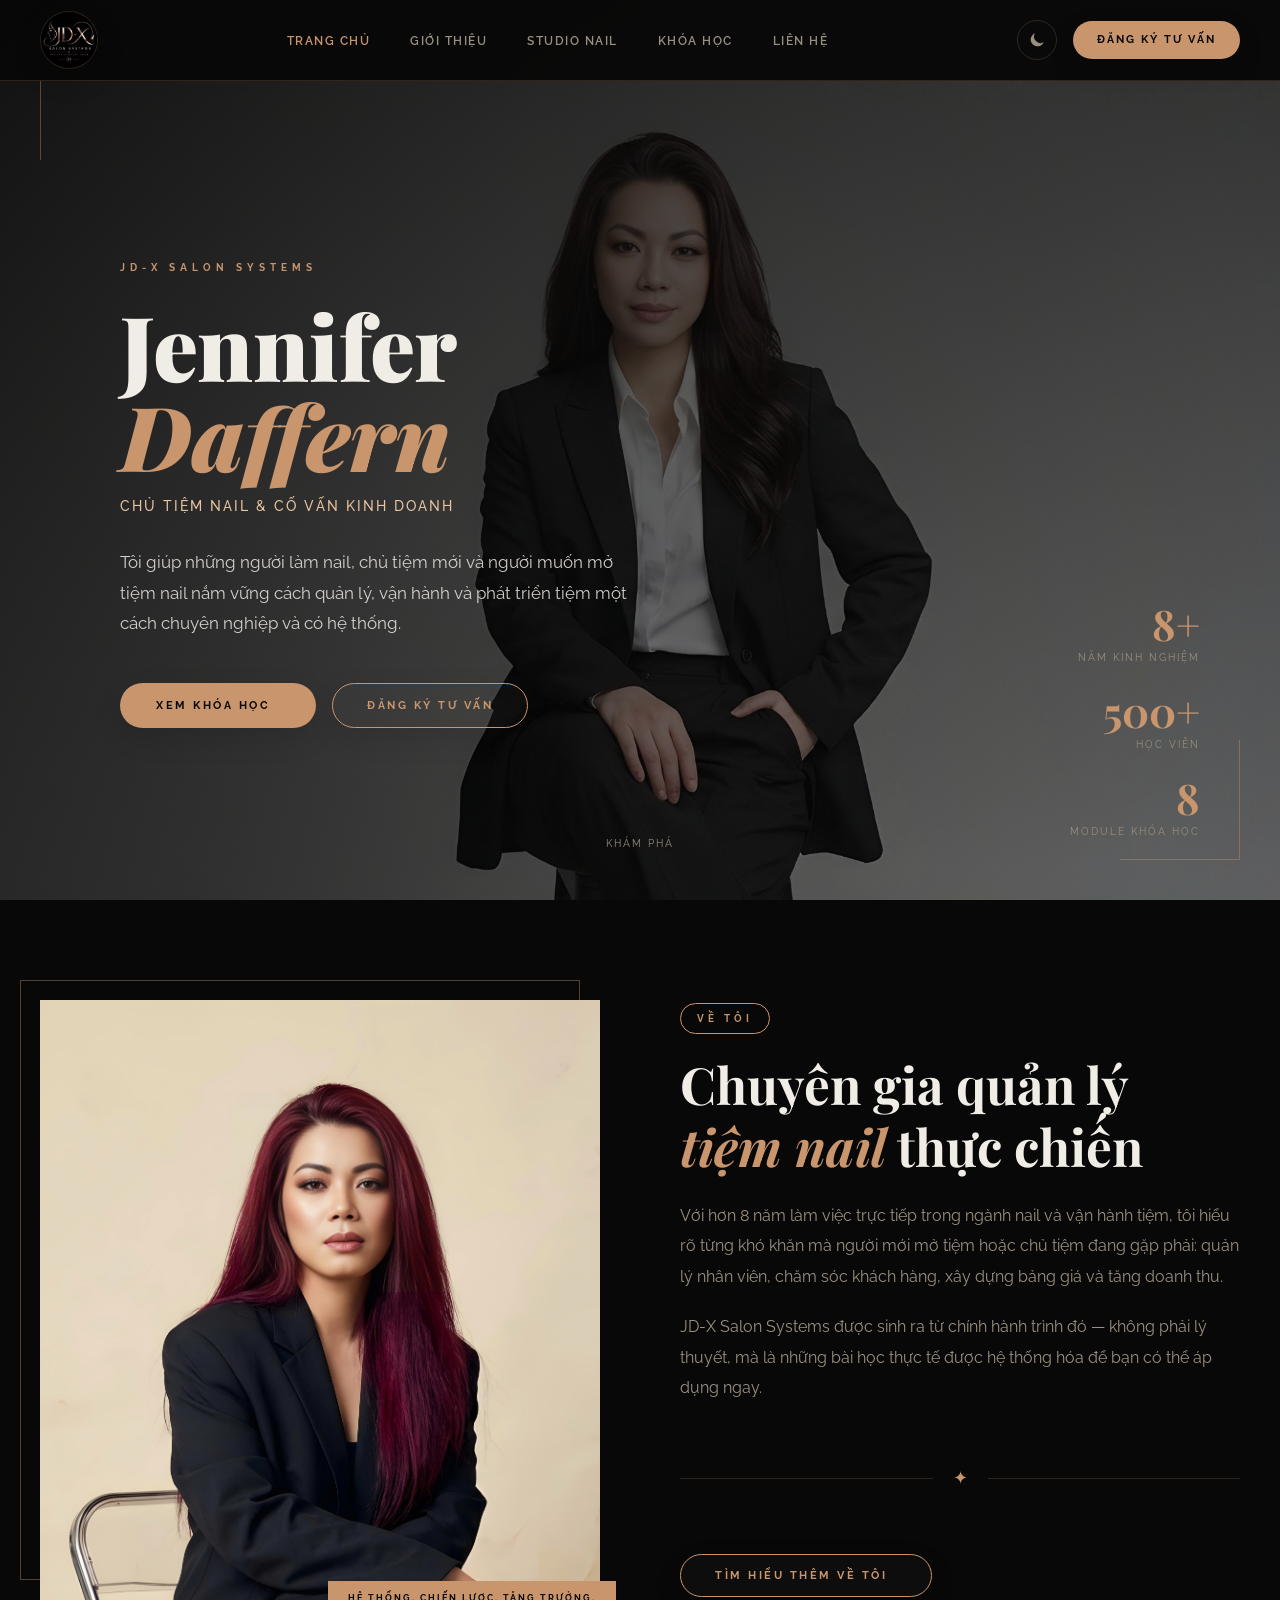
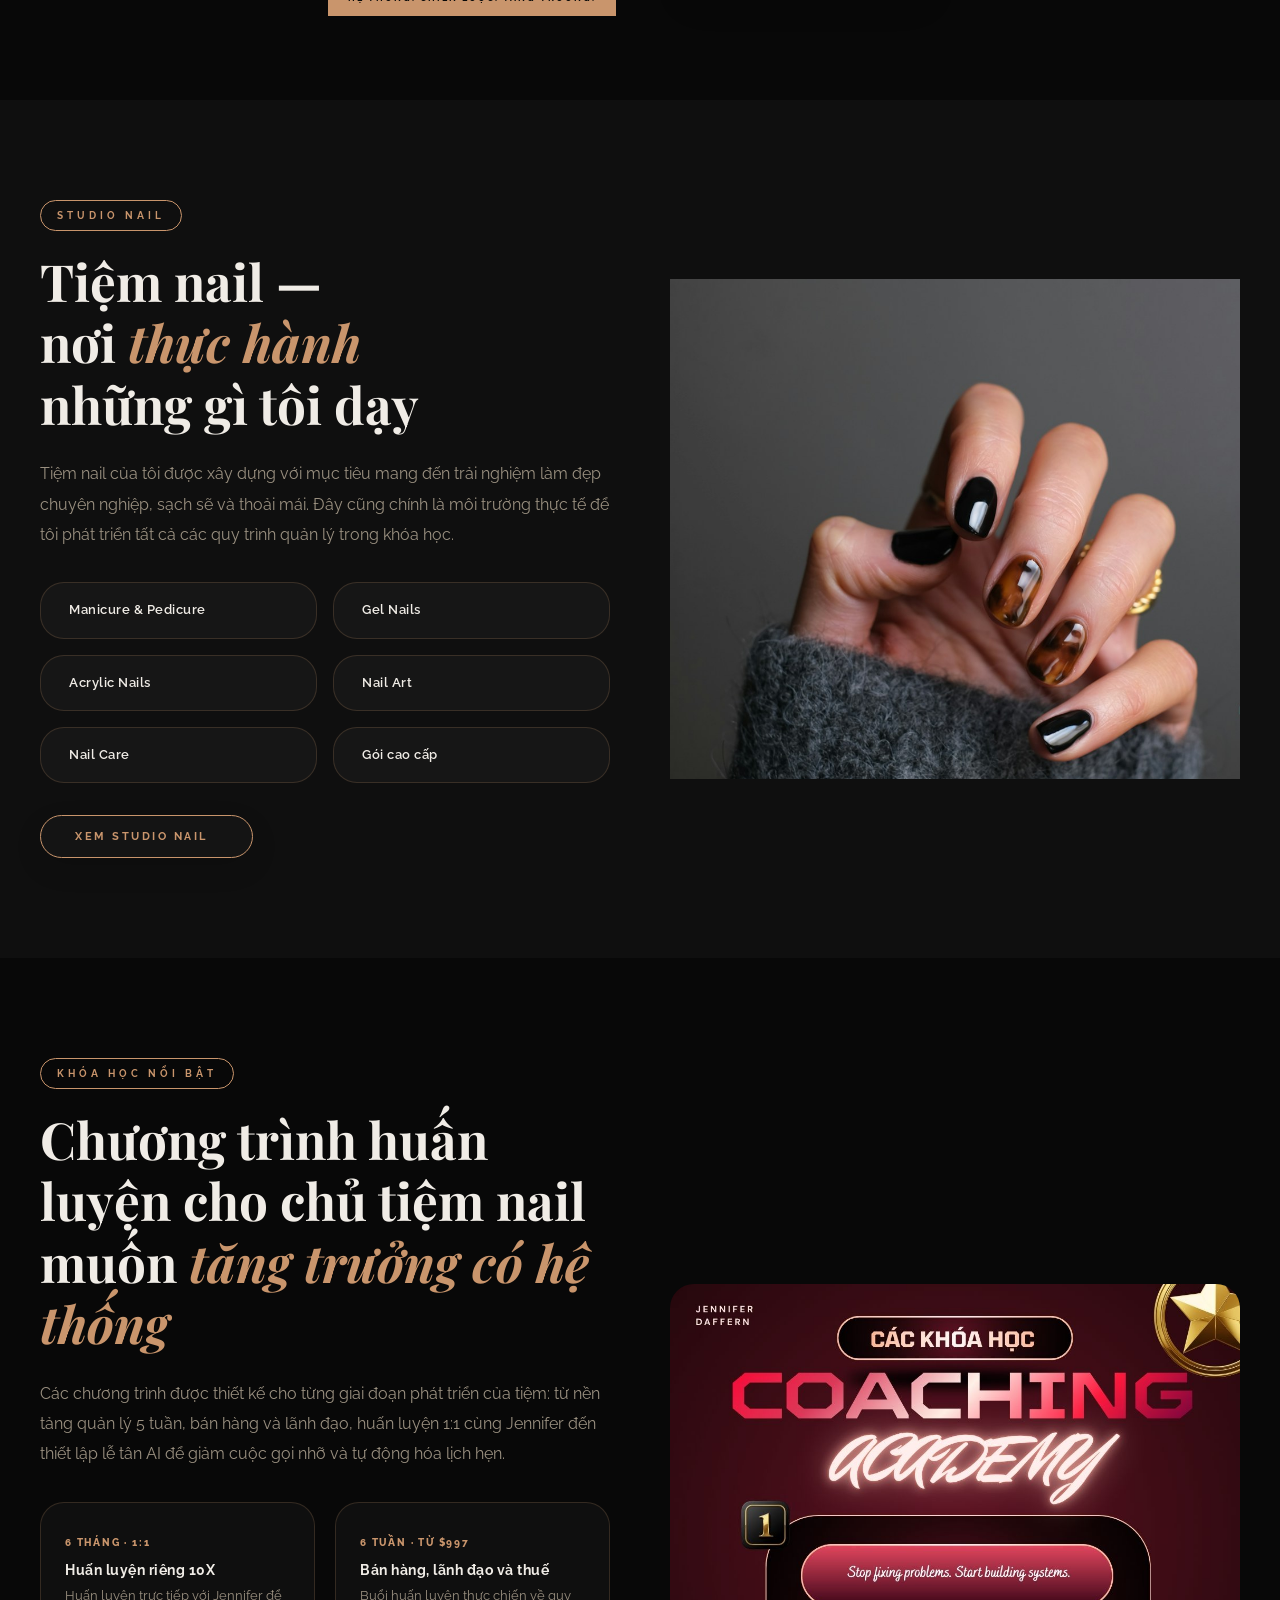
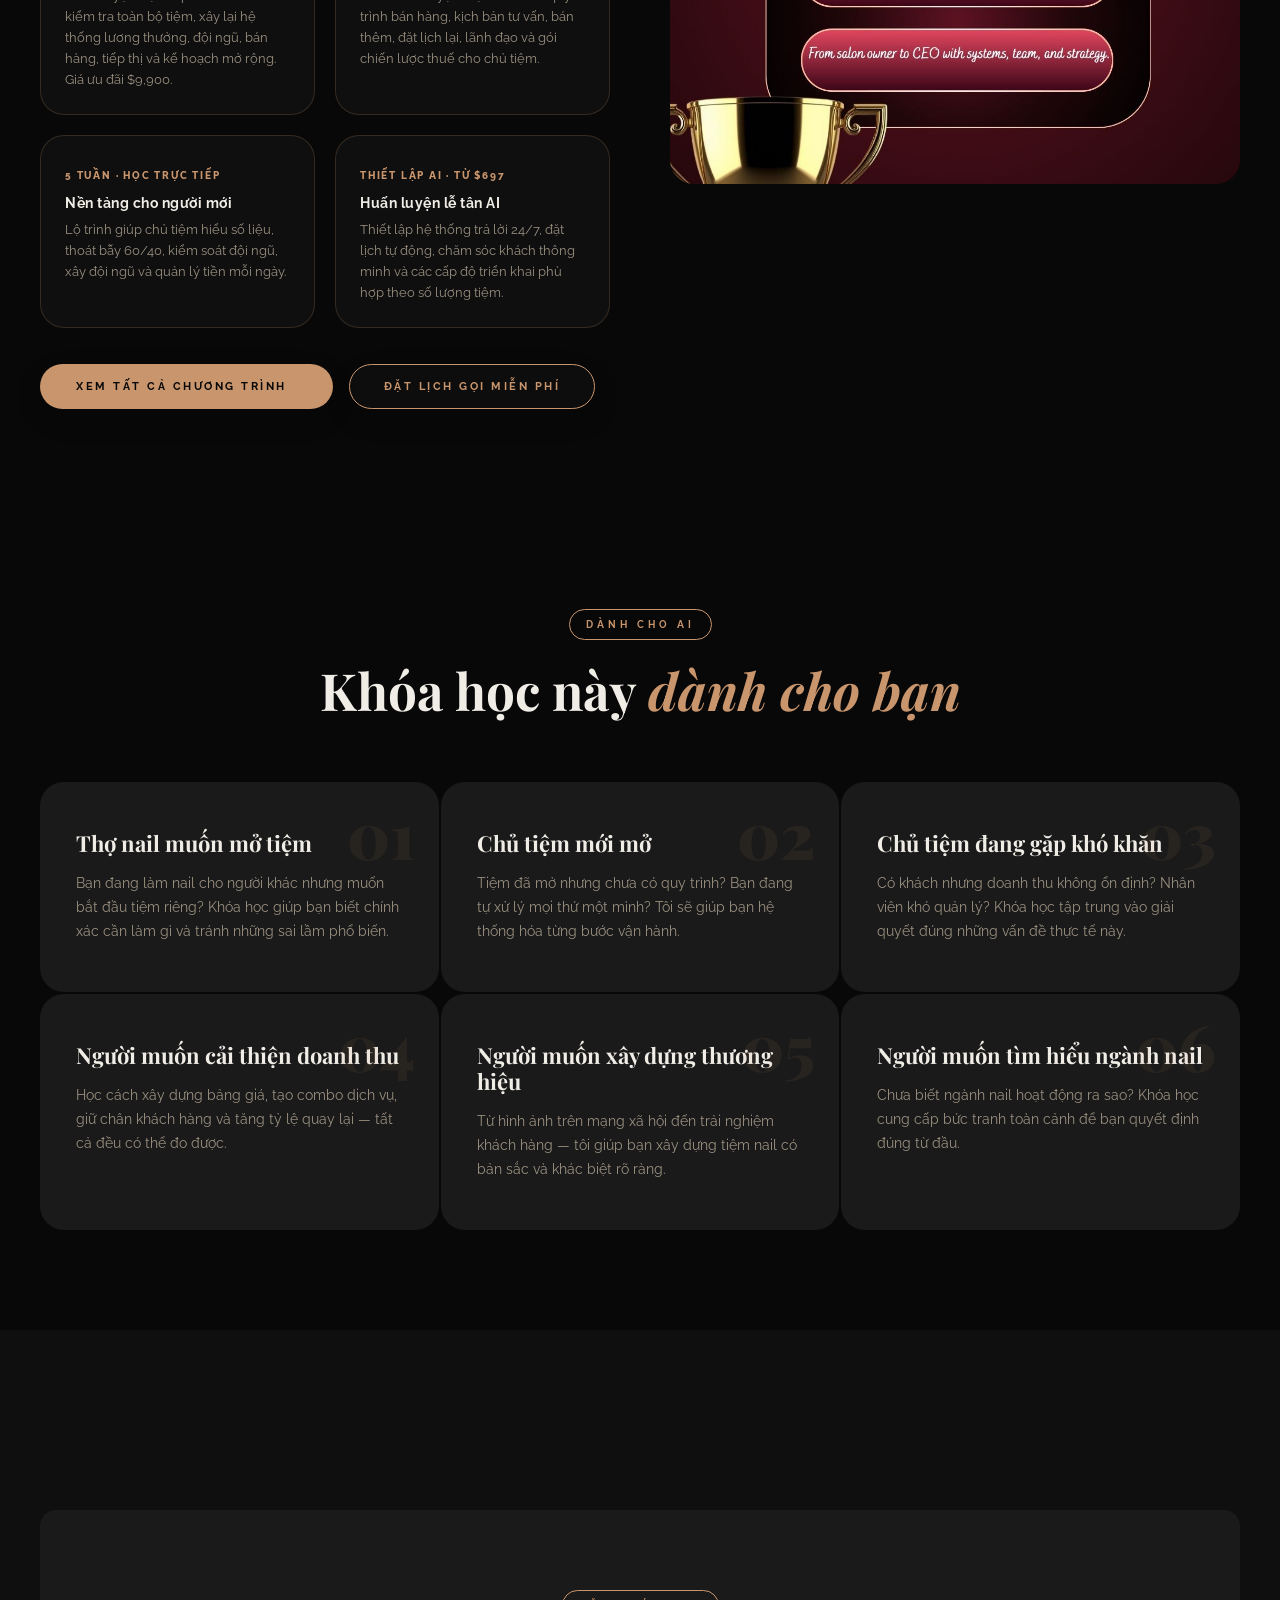
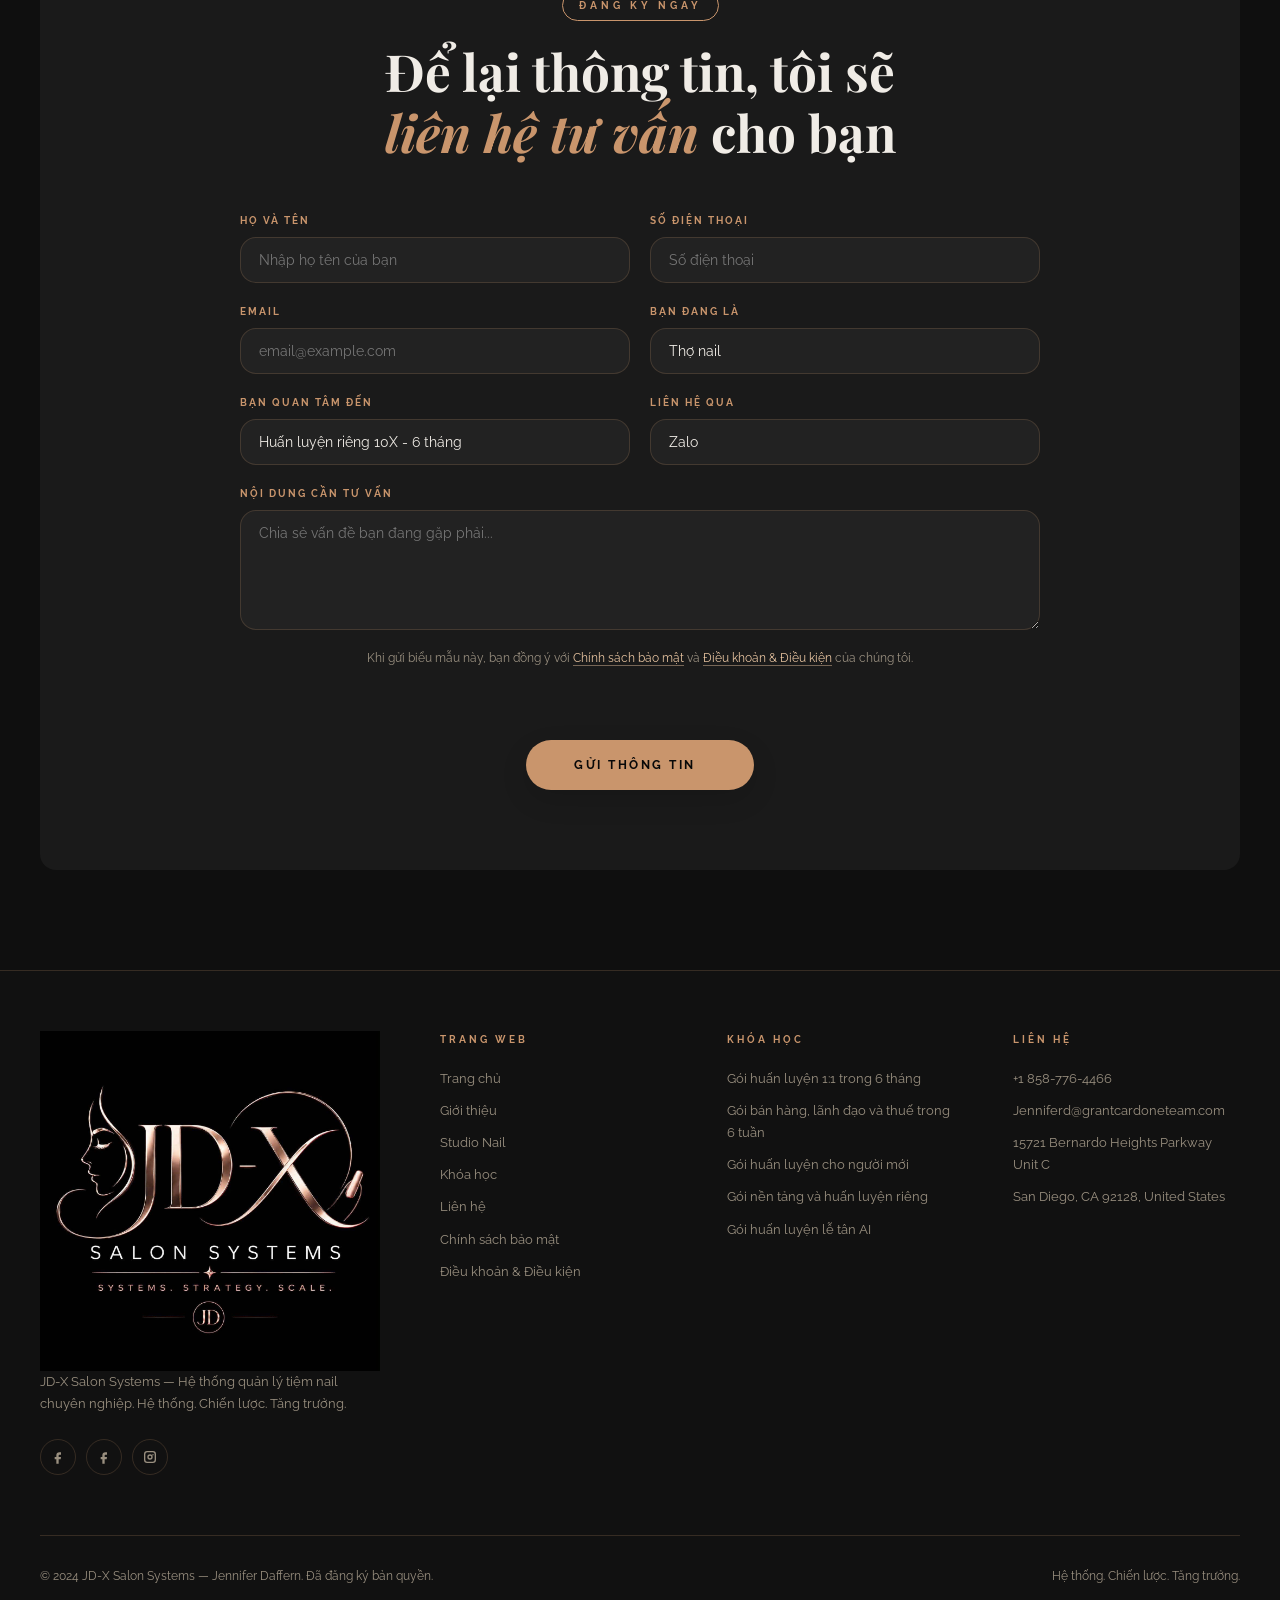
<file: index.html>
﻿<!DOCTYPE html>
<html lang="vi" data-theme="dark">
<head>
<meta charset="UTF-8">
<meta name="viewport" content="width=device-width, initial-scale=1.0">
<title>JD-X Salon Systems — Jennifer Daffern</title>
<script>
  (function() {
    var theme = null;
    try { theme = localStorage.getItem('theme'); } catch (e) {}
    if (theme === 'light' || theme === 'dark') {
      document.documentElement.setAttribute('data-theme', theme);
    }
  })();
</script>
<link href="https://fonts.googleapis.com/css2?family=Playfair+Display:ital,wght@0,400;0,600;0,700;0,900;1,400&family=Raleway:wght@300;400;500;600;700;800&display=swap" rel="stylesheet">
<link rel="stylesheet" href="css/style.css">
</head>
<body data-page="home">

<!-- NAVIGATION -->
<!-- Header -->
<nav id="navbar">
  <div class="nav-inner">
    <a class="nav-logo" href="index.html">
      <img src="assets/images/embedded-nail-2.jpg" alt="JD-X Salon Systems Logo">
    </a>
    <ul class="nav-links" id="navLinks">
      <li><a href="index.html" class="active" id="nav-home">Trang chủ</a></li>
      <li><a href="about.html" id="nav-about">Giới thiệu</a></li>
      <li><a href="studio.html" id="nav-studio">Studio Nail</a></li>
      <li><a href="courses.html" id="nav-courses">Khóa học</a></li>
      <li><a href="contact.html" id="nav-contact">Liên hệ</a></li>
    </ul>
    <div class="nav-right">
      <button class="theme-toggle" onclick="toggleTheme()" title="Chuyển giao diện" aria-label="Chuyển giao diện">
        <svg class="theme-icon theme-icon-moon" id="themeIcon" viewBox="0 0 24 24" aria-hidden="true">
          <path d="M21 14.6A8.4 8.4 0 0 1 9.4 3 9 9 0 1 0 21 14.6Z"></path>
        </svg>
        <svg class="theme-icon theme-icon-sun" viewBox="0 0 24 24" aria-hidden="true">
          <path d="M12 4.5a1 1 0 0 0 1-1V2a1 1 0 1 0-2 0v1.5a1 1 0 0 0 1 1Zm0 15a1 1 0 0 0-1 1V22a1 1 0 1 0 2 0v-1.5a1 1 0 0 0-1-1Zm7.5-6.5H22a1 1 0 1 0 0-2h-2.5a1 1 0 1 0 0 2ZM2 13h2.5a1 1 0 1 0 0-2H2a1 1 0 1 0 0 2Zm15.7-5.3 1.1-1.1a1 1 0 1 0-1.4-1.4l-1.1 1.1a1 1 0 1 0 1.4 1.4ZM6.3 16.3l-1.1 1.1a1 1 0 1 0 1.4 1.4l1.1-1.1a1 1 0 1 0-1.4-1.4Zm12.5 1.1-1.1-1.1a1 1 0 1 0-1.4 1.4l1.1 1.1a1 1 0 1 0 1.4-1.4ZM7.7 6.3 6.6 5.2a1 1 0 0 0-1.4 1.4l1.1 1.1a1 1 0 1 0 1.4-1.4ZM12 7a5 5 0 1 0 0 10 5 5 0 0 0 0-10Z"></path>
        </svg>
      </button>
      <a class="btn-nav" href="contact.html">Đăng ký tư vấn</a>
      <div class="hamburger" onclick="toggleMenu()" id="hamburger">
        <span></span><span></span><span></span>
      </div>
    </div>
  </div>
</nav>

<main class="page active" id="page-home">
<!-- HERO -->
  <!-- Hero Section -->
  <section class="hero">
    <div class="hero-bg"></div>
    <div class="hero-overlay"></div>
    <div class="hero-content">
      <span class="hero-eyebrow">JD-X Salon Systems</span>
      <h1>Jennifer<br><em>Daffern</em></h1>
      <div class="hero-subtitle">Chủ tiệm nail & Cố vấn kinh doanh</div>
      <p class="hero-desc">Tôi giúp những người làm nail, chủ tiệm mới và người muốn mở tiệm nail nắm vững cách quản lý, vận hành và phát triển tiệm một cách chuyên nghiệp và có hệ thống.</p>
      <div class="hero-btns">
        <button class="btn-primary" onclick="showPage('courses')">Xem khóa học <i class="fas fa-arrow-right"></i></button>
        <button class="btn-outline" onclick="showPage('contact')">Đăng ký tư vấn</button>
      </div>
    </div>
    <div class="hero-stats">
      <div class="stat-item">
        <div class="stat-number">8+</div>
        <div class="stat-label">Năm kinh nghiệm</div>
      </div>
      <div class="stat-item">
        <div class="stat-number">500+</div>
        <div class="stat-label">Học viên</div>
      </div>
      <div class="stat-item">
        <div class="stat-number">8</div>
        <div class="stat-label">Module khóa học</div>
      </div>
    </div>
    <div class="hero-scroll">
      <span>Khám phá</span>
      <i class="fas fa-chevron-down"></i>
    </div>
  </section>

  <!-- INTRO -->
  <section class="section">
    <div class="intro-grid">
      <div class="intro-image-wrap">
        <img src="assets/images/embedded-nail-3.jpg" alt="Jennifer Daffern">
      </div>
      <div>
        <span class="section-label">Về tôi</span>
        <h2 class="section-title">Chuyên gia quản lý<br><em>tiệm nail</em> thực chiến</h2>
        <p class="section-text">Với hơn 8 năm làm việc trực tiếp trong ngành nail và vận hành tiệm, tôi hiểu rõ từng khó khăn mà người mới mở tiệm hoặc chủ tiệm đang gặp phải: quản lý nhân viên, chăm sóc khách hàng, xây dựng bảng giá và tăng doanh thu.</p>
        <p class="section-text">JD-X Salon Systems được sinh ra từ chính hành trình đó — không phải lý thuyết, mà là những bài học thực tế được hệ thống hóa để bạn có thể áp dụng ngay.</p>
        <div class="rose-divider"><span>✦</span></div>
        <button class="btn-outline" onclick="showPage('about')">Tìm hiểu thêm về tôi <i class="fas fa-arrow-right"></i></button>
      </div>
    </div>
  </section>

  <!-- SALON INTRO -->
  <div class="section-full">
    <div class="inner">
      <div class="salon-grid">
        <div>
          <span class="section-label">Studio Nail</span>
          <h2 class="section-title">Tiệm nail —<br>nơi <em>thực hành</em><br>những gì tôi dạy</h2>
          <p class="section-text">Tiệm nail của tôi được xây dựng với mục tiêu mang đến trải nghiệm làm đẹp chuyên nghiệp, sạch sẽ và thoải mái. Đây cũng chính là môi trường thực tế để tôi phát triển tất cả các quy trình quản lý trong khóa học.</p>
          <div class="services-list">
            <div class="service-item"><i class="fas fa-spa"></i> Manicure & Pedicure</div>
            <div class="service-item"><i class="fas fa-star"></i> Gel Nails</div>
            <div class="service-item"><i class="fas fa-gem"></i> Acrylic Nails</div>
            <div class="service-item"><i class="fas fa-paint-brush"></i> Nail Art</div>
            <div class="service-item"><i class="fas fa-heart"></i> Nail Care</div>
            <div class="service-item"><i class="fas fa-crown"></i> Gói cao cấp</div>
          </div>
          <div style="margin-top:32px">
            <button class="btn-outline" onclick="showPage('studio')">Xem Studio Nail <i class="fas fa-arrow-right"></i></button>
          </div>
        </div>
        <div>
          <img src="assets/images/nail-studio-1.jpg" alt="Studio Nail" style="width:100%;height:500px;object-fit:cover;">
        </div>
      </div>
    </div>
  </div>

  <!-- COURSE FEATURE -->
  <section class="section">
    <div class="course-feature">
      <div>
        <span class="section-label">Khóa học nổi bật</span>
        <h2 class="section-title">Chương trình huấn luyện cho chủ tiệm nail muốn <em>tăng trưởng có hệ thống</em></h2>
        <p class="section-text">Các chương trình được thiết kế cho từng giai đoạn phát triển của tiệm: từ nền tảng quản lý 5 tuần, bán hàng và lãnh đạo, huấn luyện 1:1 cùng Jennifer đến thiết lập lễ tân AI để giảm cuộc gọi nhỡ và tự động hóa lịch hẹn.</p>
        <div class="why-list featured-program-list">
          <div class="why-item">
            <span class="why-kicker">6 tháng · 1:1</span>
            <h4>Huấn luyện riêng 10X</h4>
            <p>Huấn luyện trực tiếp với Jennifer để kiểm tra toàn bộ tiệm, xây lại hệ thống lương thưởng, đội ngũ, bán hàng, tiếp thị và kế hoạch mở rộng. Giá ưu đãi $9,900.</p>
          </div>
          <div class="why-item">
            <span class="why-kicker">6 tuần · từ $997</span>
            <h4>Bán hàng, lãnh đạo và thuế</h4>
            <p>Buổi huấn luyện thực chiến về quy trình bán hàng, kịch bản tư vấn, bán thêm, đặt lịch lại, lãnh đạo và gói chiến lược thuế cho chủ tiệm.</p>
          </div>
          <div class="why-item">
            <span class="why-kicker">5 tuần · học trực tiếp</span>
            <h4>Nền tảng cho người mới</h4>
            <p>Lộ trình giúp chủ tiệm hiểu số liệu, thoát bẫy 60/40, kiểm soát đội ngũ, xây đội ngũ và quản lý tiền mỗi ngày.</p>
          </div>
          <div class="why-item">
            <span class="why-kicker">Thiết lập AI · từ $697</span>
            <h4>Huấn luyện lễ tân AI</h4>
            <p>Thiết lập hệ thống trả lời 24/7, đặt lịch tự động, chăm sóc khách thông minh và các cấp độ triển khai phù hợp theo số lượng tiệm.</p>
          </div>
        </div>
        <div style="margin-top:36px;display:flex;gap:16px;flex-wrap:wrap;">
          <button class="btn-primary" onclick="showPage('courses')">Xem tất cả chương trình <i class="fas fa-arrow-right"></i></button>
          <button class="btn-outline" onclick="showPage('contact')">Đặt lịch gọi miễn phí</button>
        </div>
      </div>
      <div class="course-feature-image">
        <img src="assets/images/embedded-nail-4.jpg" alt="Huấn luyện lễ tân AI cho tiệm nail">
      </div>
    </div>
  </section>

  <!-- WHO FOR -->
  <div class="who-section">
    <div style="max-width:1300px;margin:0 auto;padding:0 0;">
      <div class="section-heading-centered">
        <span class="section-label">Dành cho ai</span>
        <h2 class="section-title">Khóa học này <em>dành cho bạn</em></h2>
      </div>
      <div class="who-grid" style="margin-top:60px">
        <div class="who-card" data-num="01">
          <h3>Thợ nail muốn mở tiệm</h3>
          <p>Bạn đang làm nail cho người khác nhưng muốn bắt đầu tiệm riêng? Khóa học giúp bạn biết chính xác cần làm gì và tránh những sai lầm phổ biến.</p>
        </div>
        <div class="who-card" data-num="02">
          <h3>Chủ tiệm mới mở</h3>
          <p>Tiệm đã mở nhưng chưa có quy trình? Bạn đang tự xử lý mọi thứ một mình? Tôi sẽ giúp bạn hệ thống hóa từng bước vận hành.</p>
        </div>
        <div class="who-card" data-num="03">
          <h3>Chủ tiệm đang gặp khó khăn</h3>
          <p>Có khách nhưng doanh thu không ổn định? Nhân viên khó quản lý? Khóa học tập trung vào giải quyết đúng những vấn đề thực tế này.</p>
        </div>
        <div class="who-card" data-num="04">
          <h3>Người muốn cải thiện doanh thu</h3>
          <p>Học cách xây dựng bảng giá, tạo combo dịch vụ, giữ chân khách hàng và tăng tỷ lệ quay lại — tất cả đều có thể đo được.</p>
        </div>
        <div class="who-card" data-num="05">
          <h3>Người muốn xây dựng thương hiệu</h3>
          <p>Từ hình ảnh trên mạng xã hội đến trải nghiệm khách hàng — tôi giúp bạn xây dựng tiệm nail có bản sắc và khác biệt rõ ràng.</p>
        </div>
        <div class="who-card" data-num="06">
          <h3>Người muốn tìm hiểu ngành nail</h3>
          <p>Chưa biết ngành nail hoạt động ra sao? Khóa học cung cấp bức tranh toàn cảnh để bạn quyết định đúng từ đầu.</p>
        </div>
      </div>
    </div>
  </div>

  <!-- HOME FORM -->
  <div class="section-full">
    <div class="inner">
      <div class="home-form">
        <div style="text-align:center;margin-bottom:48px">
          <span class="section-label">Đăng ký ngay</span>
          <h2 class="section-title">Để lại thông tin, tôi sẽ<br><em>liên hệ tư vấn</em> cho bạn</h2>
        </div>
        <form id="leadForm" onsubmit="handleFormSubmit(event)" style="max-width:800px;margin:0 auto" novalidate>
          <div class="form-grid">
            <div class="form-group">
              <label>Họ và tên</label>
              <input type="text" name="fullName" placeholder="Nhập họ tên của bạn" required>
            </div>
            <div class="form-group">
              <label>Số điện thoại</label>
              <input type="tel" name="phone" placeholder="Số điện thoại" required>
            </div>
            <div class="form-group">
              <label>Email</label>
              <input type="email" name="email" placeholder="email@example.com">
            </div>
            <div class="form-group">
              <label>Bạn đang là</label>
              <select>
                <option>Thợ nail</option>
                <option>Chủ tiệm nail</option>
                <option>Chuẩn bị mở tiệm</option>
                <option>Muốn tìm hiểu ngành nail</option>
              </select>
            </div>
            <div class="form-group">
              <label>Bạn quan tâm đến</label>
              <select name="courseInterested">
                <option>Huấn luyện riêng 10X - 6 tháng</option>
                <option>Buổi học bán hàng và lãnh đạo - $997</option>
                <option>Gói bán hàng, lãnh đạo và thuế - $1,497</option>
                <option>Huấn luyện cho người mới - 5 tuần</option>
                <option>Nền tảng + huấn luyện riêng - $997</option>
                <option>Huấn luyện riêng nâng cao - $1,497</option>
                <option>Lễ tân AI cấp độ 1 - cùng triển khai - $697</option>
                <option>Lễ tân AI cấp độ 2 - triển khai nhanh - $1,497</option>
                <option>Lễ tân AI cấp độ 3 - làm trọn gói - $2,997</option>
                <option>Combo lễ tân AI cho 2 tiệm - $4,997</option>
                <option>Combo lễ tân AI cho 3 tiệm - $6,997</option>
                <option>Quản lý lễ tân AI hằng tháng</option>
                <option>Chưa chắc chương trình nào phù hợp</option>
              </select>
            </div>
            <div class="form-group">
              <label>Liên hệ qua</label>
              <select>
                <option>Zalo</option>
                <option>WhatsApp</option>
                <option>Messenger</option>
                <option>Email</option>
                <option>Điện thoại</option>
              </select>
            </div>
            <div class="form-group full">
              <label>Nội dung cần tư vấn</label>
              <textarea name="message" maxlength="1000" placeholder="Chia sẻ vấn đề bạn đang gặp phải..."></textarea>
            </div>
            <div class="form-group honeypot-field" aria-hidden="true">
              <label>Website</label>
              <input type="text" name="website" autocomplete="off" tabindex="-1">
            </div>
          </div>
          <p class="form-consent">
            Khi gửi biểu mẫu này, bạn đồng ý với
            <a href="privacy-policy.html">Chính sách bảo mật</a> và
            <a href="terms-conditions.html">Điều khoản &amp; Điều kiện</a> của chúng tôi.
          </p>
          <div class="form-status" aria-live="polite"></div>
          <div style="text-align:center;margin-top:32px">
            <button type="submit" class="btn-primary" style="font-size:12px;padding:18px 48px">
              Gửi thông tin <i class="fas fa-paper-plane"></i>
            </button>
          </div>
        </form>
      </div>
    </div>
  </div>
</main>

<!-- FOOTER -->
<!-- Footer -->
<footer>
  <div class="footer-inner">
    <div>
      <img src="assets/images/embedded-nail-2.jpg" alt="JD-X Salon Systems">
      <p class="footer-tagline">JD-X Salon Systems — Hệ thống quản lý tiệm nail chuyên nghiệp. Hệ thống. Chiến lược. Tăng trưởng.</p>
      <div class="footer-socials" aria-label="Liên kết mạng xã hội">
        <a class="footer-social" href="https://www.facebook.com/jeni.monkelien?mibextid=wwXIfr&mibextid=wwXIfr" target="_blank" rel="noopener noreferrer" aria-label="Facebook cá nhân">
          <svg viewBox="0 0 24 24" aria-hidden="true">
            <path d="M14 8.5h2.5V5H14c-2.8 0-4.5 1.7-4.5 4.4V12H7v3.5h2.5V22H13v-6.5h3l.5-3.5H13V9.8c0-.9.4-1.3 1-1.3Z"/>
          </svg>
        </a>
        <a class="footer-social" href="https://www.facebook.com/JDB10XNails" target="_blank" rel="noopener noreferrer" aria-label="Fanpage Facebook">
          <svg viewBox="0 0 24 24" aria-hidden="true">
            <path d="M14 8.5h2.5V5H14c-2.8 0-4.5 1.7-4.5 4.4V12H7v3.5h2.5V22H13v-6.5h3l.5-3.5H13V9.8c0-.9.4-1.3 1-1.3Z"/>
          </svg>
        </a>
        <a class="footer-social" href="https://www.instagram.com/jenniferdaffern?igsh=N3BhOGVqcm5zemxr" target="_blank" rel="noopener noreferrer" aria-label="Instagram">
          <svg viewBox="0 0 24 24" aria-hidden="true">
            <path fill-rule="evenodd" d="M7.8 3h8.4A4.8 4.8 0 0 1 21 7.8v8.4a4.8 4.8 0 0 1-4.8 4.8H7.8A4.8 4.8 0 0 1 3 16.2V7.8A4.8 4.8 0 0 1 7.8 3Zm0 2A2.8 2.8 0 0 0 5 7.8v8.4A2.8 2.8 0 0 0 7.8 19h8.4a2.8 2.8 0 0 0 2.8-2.8V7.8A2.8 2.8 0 0 0 16.2 5H7.8Zm8.7 2.6a1 1 0 1 1 0 2 1 1 0 0 1 0-2ZM12 8a4 4 0 1 1 0 8 4 4 0 0 1 0-8Zm0 2a2 2 0 1 0 0 4 2 2 0 0 0 0-4Z" clip-rule="evenodd"/>
          </svg>
        </a>
      </div>
    </div>
    <div class="footer-col">
      <h5>Trang web</h5>
      <ul>
        <li><a href="index.html">Trang chủ</a></li>
        <li><a href="about.html">Giới thiệu</a></li>
        <li><a href="studio.html">Studio Nail</a></li>
        <li><a href="courses.html">Khóa học</a></li>
        <li><a href="contact.html">Liên hệ</a></li>
        <li><a href="privacy-policy.html">Chính sách bảo mật</a></li>
        <li><a href="terms-conditions.html">Điều khoản &amp; Điều kiện</a></li>
      </ul>
    </div>
    <div class="footer-col">
      <h5>Khóa học</h5>
      <ul>
        <li>Gói huấn luyện 1:1 trong 6 tháng</li>
        <li>Gói bán hàng, lãnh đạo và thuế trong 6 tuần</li>
        <li>Gói huấn luyện cho người mới</li>
        <li>Gói nền tảng và huấn luyện riêng</li>
        <li>Gói huấn luyện lễ tân AI</li>
      </ul>
    </div>
    <div class="footer-col">
      <h5>Liên hệ</h5>
      <ul>
        <li>+1 858-776-4466</li>
        <li>Jenniferd@grantcardoneteam.com</li>
        <li>15721 Bernardo Heights Parkway Unit C</li>
        <li>San Diego, CA 92128, United States</li>
      </ul>
    </div>
  </div>
  <div class="footer-bottom">
    <span>© 2024 JD-X Salon Systems — Jennifer Daffern. Đã đăng ký bản quyền.</span>
    <span>Hệ thống. Chiến lược. Tăng trưởng.</span>
  </div>
</footer>

<!-- SUCCESS MODAL -->
<!-- Success Modal -->
<div id="successModal" style="display:none;position:fixed;inset:0;background:rgba(0,0,0,0.8);z-index:9999;display:none;align-items:center;justify-content:center">
  <div style="background:var(--bg3);padding:60px;max-width:500px;width:90%;text-align:center;position:relative">
    <button onclick="document.getElementById('successModal').style.display='none'" style="position:absolute;top:20px;right:20px;background:none;border:none;color:var(--text-muted);font-size:20px;cursor:pointer">✕</button>
    <div style="color:var(--rose-gold);font-size:48px;margin-bottom:24px">✓</div>
    <h3 style="font-family:var(--font-heading);font-size:28px;margin-bottom:16px">Cảm ơn bạn!</h3>
    <p style="color:var(--text-muted);line-height:1.7;margin-bottom:32px">Tôi đã nhận được thông tin của bạn và sẽ liên hệ lại trong vòng 24 giờ để tư vấn chi tiết.</p>
    <div style="display:flex;gap:12px;justify-content:center;flex-wrap:wrap">
      <button class="btn-primary" onclick="showPage('courses');document.getElementById('successModal').style.display='none'">Xem khóa học</button>
      <button class="btn-outline" onclick="document.getElementById('successModal').style.display='none'">Đóng</button>
    </div>
  </div>
</div>

<script src="js/main.js"></script>
</body>
</html>
</file>
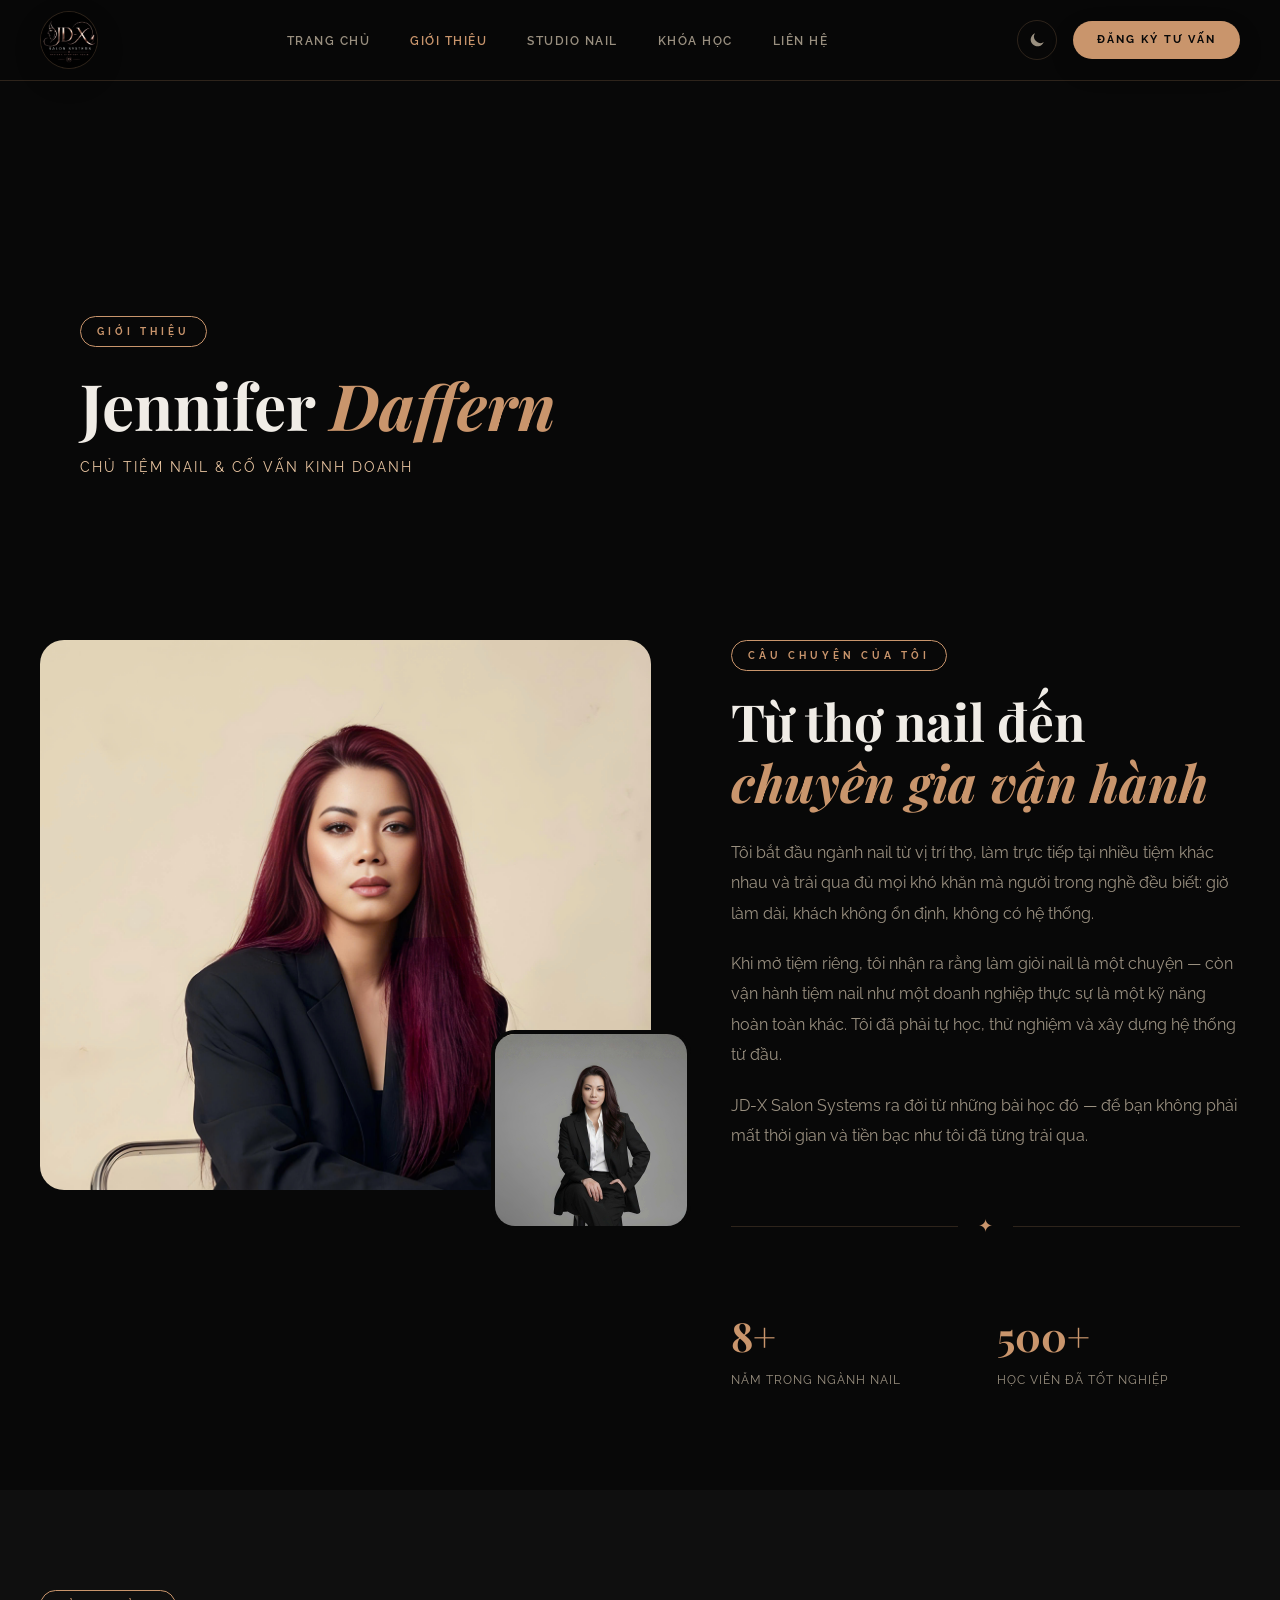
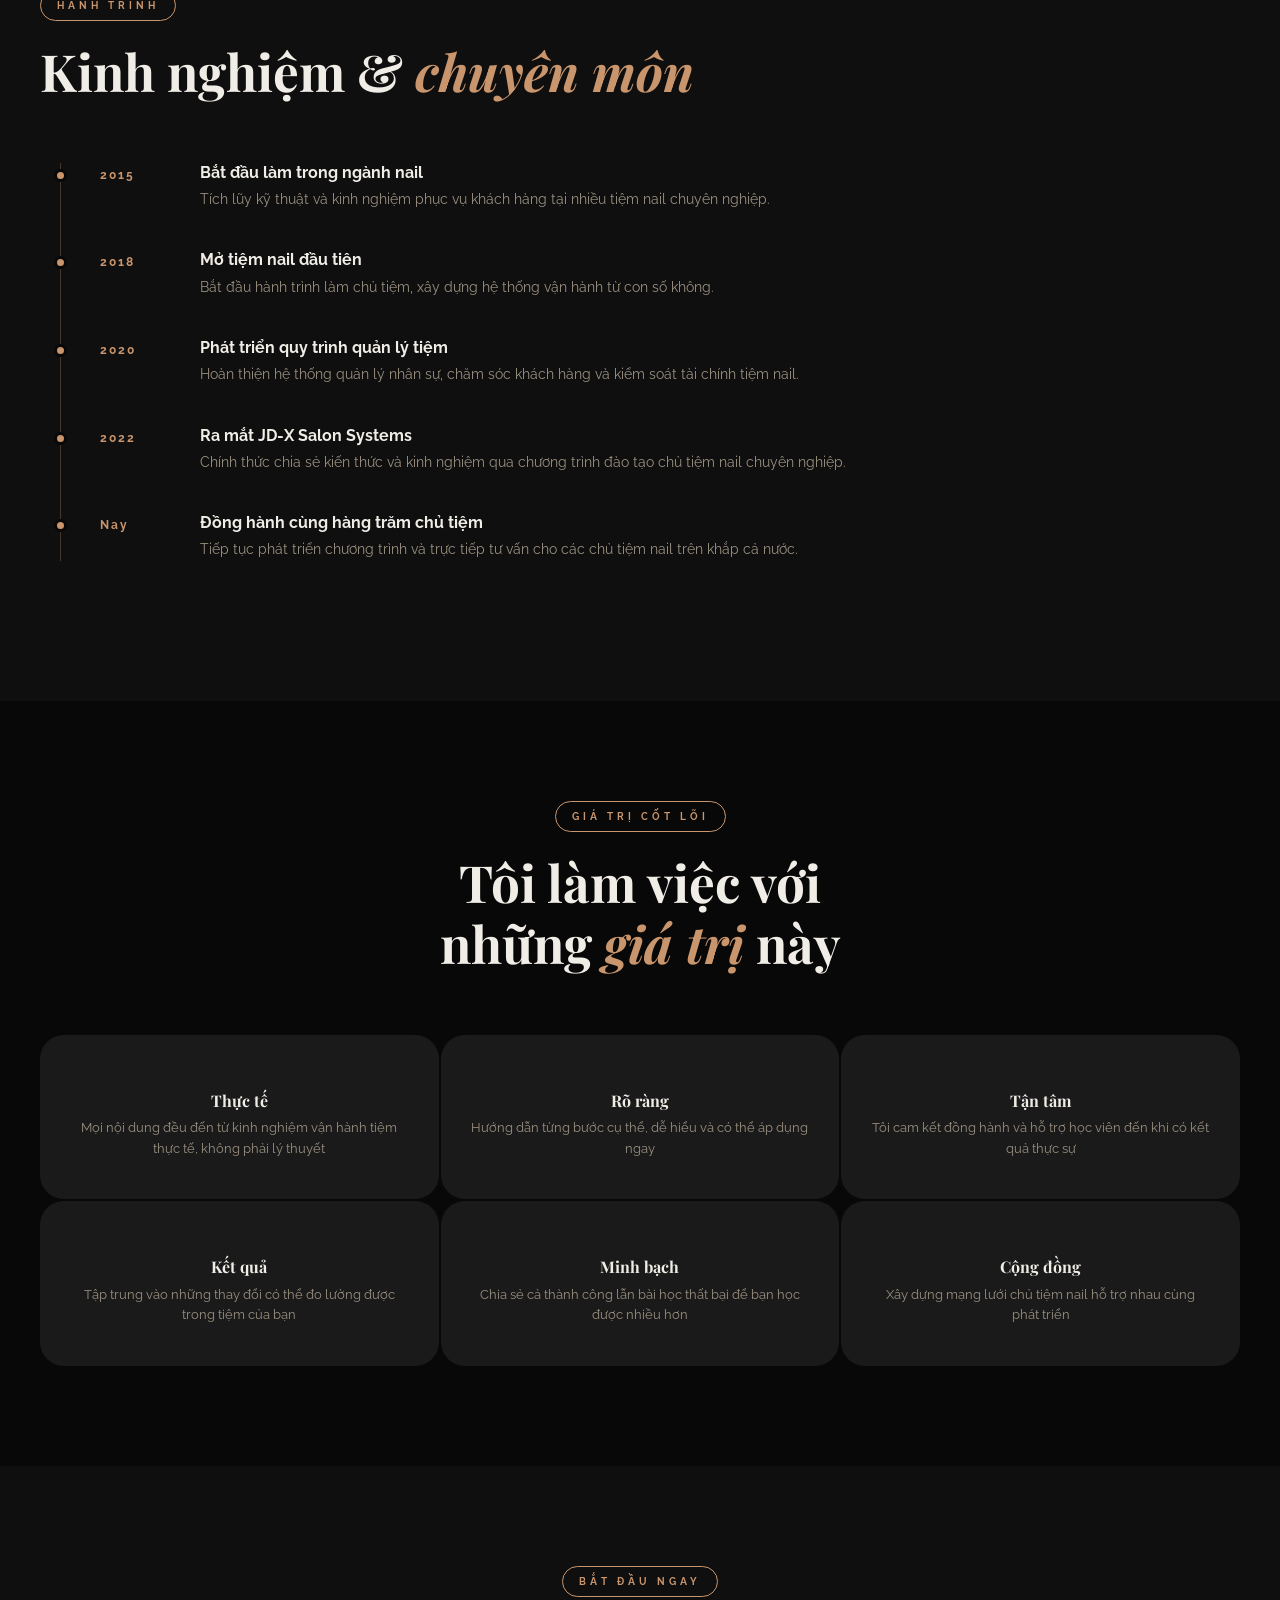
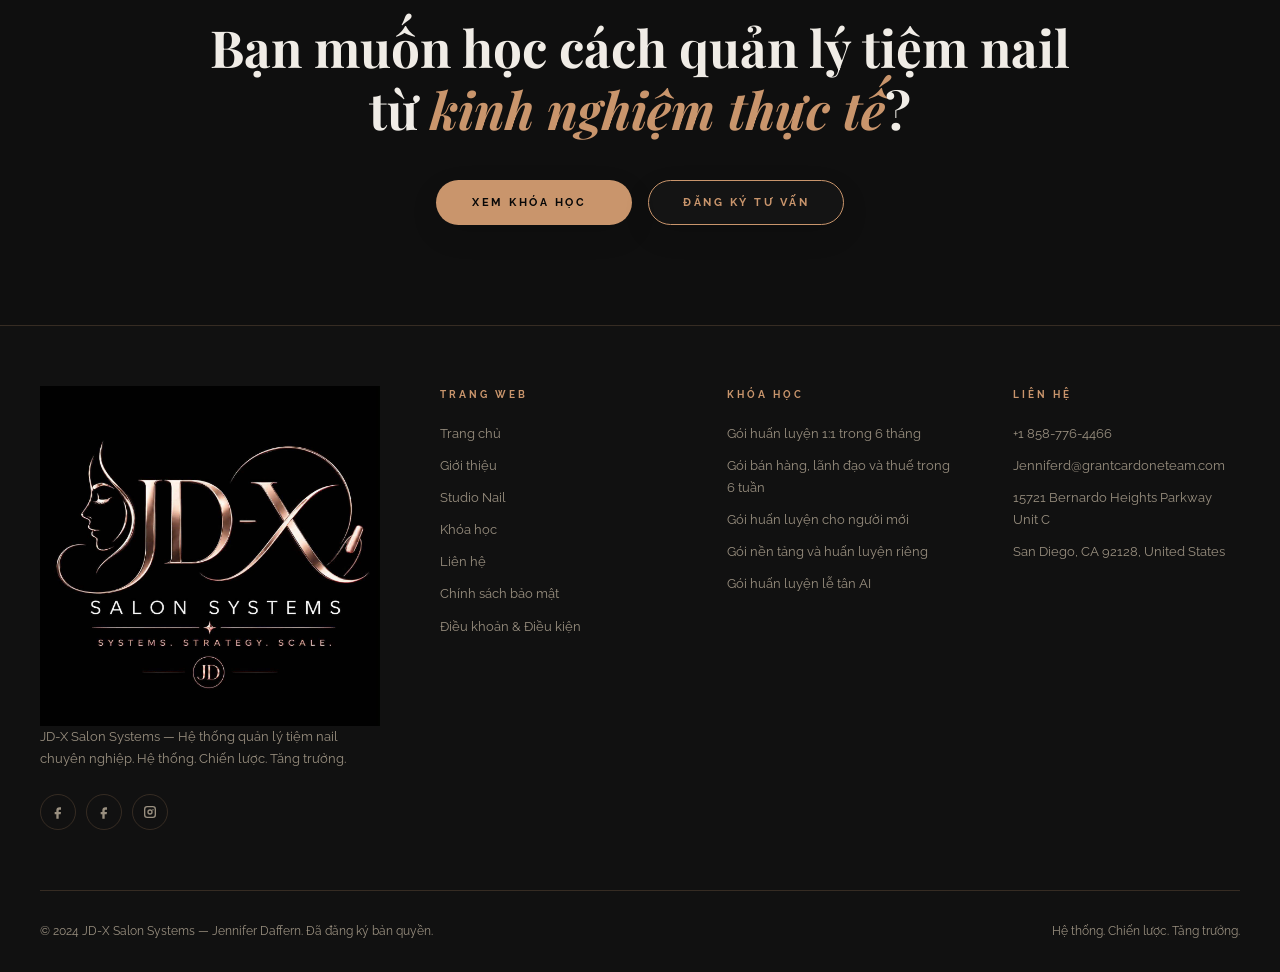
<file: about.html>
﻿<!DOCTYPE html>
<html lang="vi" data-theme="dark">
<head>
<meta charset="UTF-8">
<meta name="viewport" content="width=device-width, initial-scale=1.0">
<title>Giới thiệu — JD-X Salon Systems</title>
<script>
  (function() {
    var theme = null;
    try { theme = localStorage.getItem('theme'); } catch (e) {}
    if (theme === 'light' || theme === 'dark') {
      document.documentElement.setAttribute('data-theme', theme);
    }
  })();
</script>
<link href="https://fonts.googleapis.com/css2?family=Playfair+Display:ital,wght@0,400;0,600;0,700;0,900;1,400&family=Raleway:wght@300;400;500;600;700;800&display=swap" rel="stylesheet">
<link rel="stylesheet" href="css/style.css">
</head>
<body data-page="about">

<!-- NAVIGATION -->
<!-- Header -->
<nav id="navbar">
  <div class="nav-inner">
    <a class="nav-logo" href="index.html">
      <img src="assets/images/embedded-nail-2.jpg" alt="JD-X Salon Systems Logo">
    </a>
    <ul class="nav-links" id="navLinks">
      <li><a href="index.html" id="nav-home">Trang chủ</a></li>
      <li><a href="about.html" class="active" id="nav-about">Giới thiệu</a></li>
      <li><a href="studio.html" id="nav-studio">Studio Nail</a></li>
      <li><a href="courses.html" id="nav-courses">Khóa học</a></li>
      <li><a href="contact.html" id="nav-contact">Liên hệ</a></li>
    </ul>
    <div class="nav-right">
      <button class="theme-toggle" onclick="toggleTheme()" title="Chuyển giao diện" aria-label="Chuyển giao diện">
        <svg class="theme-icon theme-icon-moon" id="themeIcon" viewBox="0 0 24 24" aria-hidden="true">
          <path d="M21 14.6A8.4 8.4 0 0 1 9.4 3 9 9 0 1 0 21 14.6Z"></path>
        </svg>
        <svg class="theme-icon theme-icon-sun" viewBox="0 0 24 24" aria-hidden="true">
          <path d="M12 4.5a1 1 0 0 0 1-1V2a1 1 0 1 0-2 0v1.5a1 1 0 0 0 1 1Zm0 15a1 1 0 0 0-1 1V22a1 1 0 1 0 2 0v-1.5a1 1 0 0 0-1-1Zm7.5-6.5H22a1 1 0 1 0 0-2h-2.5a1 1 0 1 0 0 2ZM2 13h2.5a1 1 0 1 0 0-2H2a1 1 0 1 0 0 2Zm15.7-5.3 1.1-1.1a1 1 0 1 0-1.4-1.4l-1.1 1.1a1 1 0 1 0 1.4 1.4ZM6.3 16.3l-1.1 1.1a1 1 0 1 0 1.4 1.4l1.1-1.1a1 1 0 1 0-1.4-1.4Zm12.5 1.1-1.1-1.1a1 1 0 1 0-1.4 1.4l1.1 1.1a1 1 0 1 0 1.4-1.4ZM7.7 6.3 6.6 5.2a1 1 0 0 0-1.4 1.4l1.1 1.1a1 1 0 1 0 1.4-1.4ZM12 7a5 5 0 1 0 0 10 5 5 0 0 0 0-10Z"></path>
        </svg>
      </button>
      <a class="btn-nav" href="contact.html">Đăng ký tư vấn</a>
      <div class="hamburger" onclick="toggleMenu()" id="hamburger">
        <span></span><span></span><span></span>
      </div>
    </div>
  </div>
</nav>

<main class="page active" id="page-about">
<div class="page-hero">
    <div class="page-hero-bg"></div>
    <div class="page-hero-overlay"></div>
    <div class="page-hero-content">
      <span class="section-label">Giới thiệu</span>
      <h1 style="font-size:clamp(36px,5vw,72px);color:var(--text)">Jennifer <em style="color:var(--rose-gold)">Daffern</em></h1>
      <div style="font-size:14px;letter-spacing:2px;text-transform:uppercase;color:var(--rose-gold-light);margin-top:12px">Chủ tiệm nail & Cố vấn kinh doanh</div>
    </div>
  </div>

  <section class="section">
    <div class="about-story">
      <div class="about-image-stack">
        <img class="img-main" src="assets/images/embedded-nail-3.jpg" alt="Jennifer Daffern">
        <img class="img-secondary" src="assets/images/embedded-nail-1.jpg" alt="Jennifer Daffern">
      </div>
      <div>
        <span class="section-label">Câu chuyện của tôi</span>
        <h2 class="section-title">Từ thợ nail đến<br><em>chuyên gia vận hành</em></h2>
        <p class="section-text">Tôi bắt đầu ngành nail từ vị trí thợ, làm trực tiếp tại nhiều tiệm khác nhau và trải qua đủ mọi khó khăn mà người trong nghề đều biết: giờ làm dài, khách không ổn định, không có hệ thống.</p>
        <p class="section-text">Khi mở tiệm riêng, tôi nhận ra rằng làm giỏi nail là một chuyện — còn vận hành tiệm nail như một doanh nghiệp thực sự là một kỹ năng hoàn toàn khác. Tôi đã phải tự học, thử nghiệm và xây dựng hệ thống từ đầu.</p>
        <p class="section-text">JD-X Salon Systems ra đời từ những bài học đó — để bạn không phải mất thời gian và tiền bạc như tôi đã từng trải qua.</p>
        <div class="rose-divider"><span>✦</span></div>
        <div style="display:grid;grid-template-columns:1fr 1fr;gap:24px">
          <div>
            <div style="font-family:var(--font-heading);font-size:40px;font-weight:700;color:var(--rose-gold)">8+</div>
            <div style="font-size:12px;letter-spacing:1px;color:var(--text-muted);text-transform:uppercase">Năm trong ngành nail</div>
          </div>
          <div>
            <div style="font-family:var(--font-heading);font-size:40px;font-weight:700;color:var(--rose-gold)">500+</div>
            <div style="font-size:12px;letter-spacing:1px;color:var(--text-muted);text-transform:uppercase">Học viên đã tốt nghiệp</div>
          </div>
        </div>
      </div>
    </div>
  </section>

  <!-- TIMELINE -->
  <div class="section-full">
    <div class="inner">
      <span class="section-label">Hành trình</span>
      <h2 class="section-title" style="margin-bottom:0">Kinh nghiệm & <em>chuyên môn</em></h2>
      <div class="timeline">
        <div class="timeline-item">
          <div class="timeline-year">2015</div>
          <div class="timeline-text">
            <h4>Bắt đầu làm trong ngành nail</h4>
            <p>Tích lũy kỹ thuật và kinh nghiệm phục vụ khách hàng tại nhiều tiệm nail chuyên nghiệp.</p>
          </div>
        </div>
        <div class="timeline-item">
          <div class="timeline-year">2018</div>
          <div class="timeline-text">
            <h4>Mở tiệm nail đầu tiên</h4>
            <p>Bắt đầu hành trình làm chủ tiệm, xây dựng hệ thống vận hành từ con số không.</p>
          </div>
        </div>
        <div class="timeline-item">
          <div class="timeline-year">2020</div>
          <div class="timeline-text">
            <h4>Phát triển quy trình quản lý tiệm</h4>
            <p>Hoàn thiện hệ thống quản lý nhân sự, chăm sóc khách hàng và kiểm soát tài chính tiệm nail.</p>
          </div>
        </div>
        <div class="timeline-item">
          <div class="timeline-year">2022</div>
          <div class="timeline-text">
            <h4>Ra mắt JD-X Salon Systems</h4>
            <p>Chính thức chia sẻ kiến thức và kinh nghiệm qua chương trình đào tạo chủ tiệm nail chuyên nghiệp.</p>
          </div>
        </div>
        <div class="timeline-item">
          <div class="timeline-year">Nay</div>
          <div class="timeline-text">
            <h4>Đồng hành cùng hàng trăm chủ tiệm</h4>
            <p>Tiếp tục phát triển chương trình và trực tiếp tư vấn cho các chủ tiệm nail trên khắp cả nước.</p>
          </div>
        </div>
      </div>
    </div>
  </div>

  <!-- VALUES -->
  <section class="section">
    <div class="section-heading-centered">
      <span class="section-label">Giá trị cốt lõi</span>
      <h2 class="section-title">Tôi làm việc với<br>những <em>giá trị</em> này</h2>
    </div>
    <div class="values-grid" style="margin-top:60px">
      <div class="value-card"><i class="fas fa-seedling"></i><h4>Thực tế</h4><p>Mọi nội dung đều đến từ kinh nghiệm vận hành tiệm thực tế, không phải lý thuyết</p></div>
      <div class="value-card"><i class="fas fa-lightbulb"></i><h4>Rõ ràng</h4><p>Hướng dẫn từng bước cụ thể, dễ hiểu và có thể áp dụng ngay</p></div>
      <div class="value-card"><i class="fas fa-heart"></i><h4>Tận tâm</h4><p>Tôi cam kết đồng hành và hỗ trợ học viên đến khi có kết quả thực sự</p></div>
      <div class="value-card"><i class="fas fa-chart-bar"></i><h4>Kết quả</h4><p>Tập trung vào những thay đổi có thể đo lường được trong tiệm của bạn</p></div>
      <div class="value-card"><i class="fas fa-eye"></i><h4>Minh bạch</h4><p>Chia sẻ cả thành công lẫn bài học thất bại để bạn học được nhiều hơn</p></div>
      <div class="value-card"><i class="fas fa-users"></i><h4>Cộng đồng</h4><p>Xây dựng mạng lưới chủ tiệm nail hỗ trợ nhau cùng phát triển</p></div>
    </div>
  </section>

  <!-- CTA -->
  <div class="section-full" style="text-align:center">
    <div class="inner">
      <span class="section-label">Bắt đầu ngay</span>
      <h2 class="section-title">Bạn muốn học cách quản lý tiệm nail<br>từ <em>kinh nghiệm thực tế</em>?</h2>
      <div style="display:flex;gap:16px;justify-content:center;margin-top:40px;flex-wrap:wrap">
        <button class="btn-primary" onclick="showPage('courses')">Xem khóa học <i class="fas fa-arrow-right"></i></button>
        <button class="btn-outline" onclick="showPage('contact')">Đăng ký tư vấn</button>
      </div>
    </div>
  </div>
</main>

<!-- FOOTER -->
<!-- Footer -->
<footer>
  <div class="footer-inner">
    <div>
      <img src="assets/images/embedded-nail-2.jpg" alt="JD-X Salon Systems">
      <p class="footer-tagline">JD-X Salon Systems — Hệ thống quản lý tiệm nail chuyên nghiệp. Hệ thống. Chiến lược. Tăng trưởng.</p>
      <div class="footer-socials" aria-label="Liên kết mạng xã hội">
        <a class="footer-social" href="https://www.facebook.com/jeni.monkelien?mibextid=wwXIfr&mibextid=wwXIfr" target="_blank" rel="noopener noreferrer" aria-label="Facebook cá nhân">
          <svg viewBox="0 0 24 24" aria-hidden="true">
            <path d="M14 8.5h2.5V5H14c-2.8 0-4.5 1.7-4.5 4.4V12H7v3.5h2.5V22H13v-6.5h3l.5-3.5H13V9.8c0-.9.4-1.3 1-1.3Z"/>
          </svg>
        </a>
        <a class="footer-social" href="https://www.facebook.com/JDB10XNails" target="_blank" rel="noopener noreferrer" aria-label="Fanpage Facebook">
          <svg viewBox="0 0 24 24" aria-hidden="true">
            <path d="M14 8.5h2.5V5H14c-2.8 0-4.5 1.7-4.5 4.4V12H7v3.5h2.5V22H13v-6.5h3l.5-3.5H13V9.8c0-.9.4-1.3 1-1.3Z"/>
          </svg>
        </a>
        <a class="footer-social" href="https://www.instagram.com/jenniferdaffern?igsh=N3BhOGVqcm5zemxr" target="_blank" rel="noopener noreferrer" aria-label="Instagram">
          <svg viewBox="0 0 24 24" aria-hidden="true">
            <path fill-rule="evenodd" d="M7.8 3h8.4A4.8 4.8 0 0 1 21 7.8v8.4a4.8 4.8 0 0 1-4.8 4.8H7.8A4.8 4.8 0 0 1 3 16.2V7.8A4.8 4.8 0 0 1 7.8 3Zm0 2A2.8 2.8 0 0 0 5 7.8v8.4A2.8 2.8 0 0 0 7.8 19h8.4a2.8 2.8 0 0 0 2.8-2.8V7.8A2.8 2.8 0 0 0 16.2 5H7.8Zm8.7 2.6a1 1 0 1 1 0 2 1 1 0 0 1 0-2ZM12 8a4 4 0 1 1 0 8 4 4 0 0 1 0-8Zm0 2a2 2 0 1 0 0 4 2 2 0 0 0 0-4Z" clip-rule="evenodd"/>
          </svg>
        </a>
      </div>
    </div>
    <div class="footer-col">
      <h5>Trang web</h5>
      <ul>
        <li><a href="index.html">Trang chủ</a></li>
        <li><a href="about.html">Giới thiệu</a></li>
        <li><a href="studio.html">Studio Nail</a></li>
        <li><a href="courses.html">Khóa học</a></li>
        <li><a href="contact.html">Liên hệ</a></li>
        <li><a href="privacy-policy.html">Chính sách bảo mật</a></li>
        <li><a href="terms-conditions.html">Điều khoản &amp; Điều kiện</a></li>
      </ul>
    </div>
    <div class="footer-col">
      <h5>Khóa học</h5>
      <ul>
        <li>Gói huấn luyện 1:1 trong 6 tháng</li>
        <li>Gói bán hàng, lãnh đạo và thuế trong 6 tuần</li>
        <li>Gói huấn luyện cho người mới</li>
        <li>Gói nền tảng và huấn luyện riêng</li>
        <li>Gói huấn luyện lễ tân AI</li>
      </ul>
    </div>
    <div class="footer-col">
      <h5>Liên hệ</h5>
      <ul>
        <li>+1 858-776-4466</li>
        <li>Jenniferd@grantcardoneteam.com</li>
        <li>15721 Bernardo Heights Parkway Unit C</li>
        <li>San Diego, CA 92128, United States</li>
      </ul>
    </div>
  </div>
  <div class="footer-bottom">
    <span>© 2024 JD-X Salon Systems — Jennifer Daffern. Đã đăng ký bản quyền.</span>
    <span>Hệ thống. Chiến lược. Tăng trưởng.</span>
  </div>
</footer>

<!-- SUCCESS MODAL -->
<!-- Success Modal -->
<div id="successModal" style="display:none;position:fixed;inset:0;background:rgba(0,0,0,0.8);z-index:9999;display:none;align-items:center;justify-content:center">
  <div style="background:var(--bg3);padding:60px;max-width:500px;width:90%;text-align:center;position:relative">
    <button onclick="document.getElementById('successModal').style.display='none'" style="position:absolute;top:20px;right:20px;background:none;border:none;color:var(--text-muted);font-size:20px;cursor:pointer">✕</button>
    <div style="color:var(--rose-gold);font-size:48px;margin-bottom:24px">✓</div>
    <h3 style="font-family:var(--font-heading);font-size:28px;margin-bottom:16px">Cảm ơn bạn!</h3>
    <p style="color:var(--text-muted);line-height:1.7;margin-bottom:32px">Tôi đã nhận được thông tin của bạn và sẽ liên hệ lại trong vòng 24 giờ để tư vấn chi tiết.</p>
    <div style="display:flex;gap:12px;justify-content:center;flex-wrap:wrap">
      <button class="btn-primary" onclick="showPage('courses');document.getElementById('successModal').style.display='none'">Xem khóa học</button>
      <button class="btn-outline" onclick="document.getElementById('successModal').style.display='none'">Đóng</button>
    </div>
  </div>
</div>

<script src="js/main.js"></script>
</body>
</html>
</file>
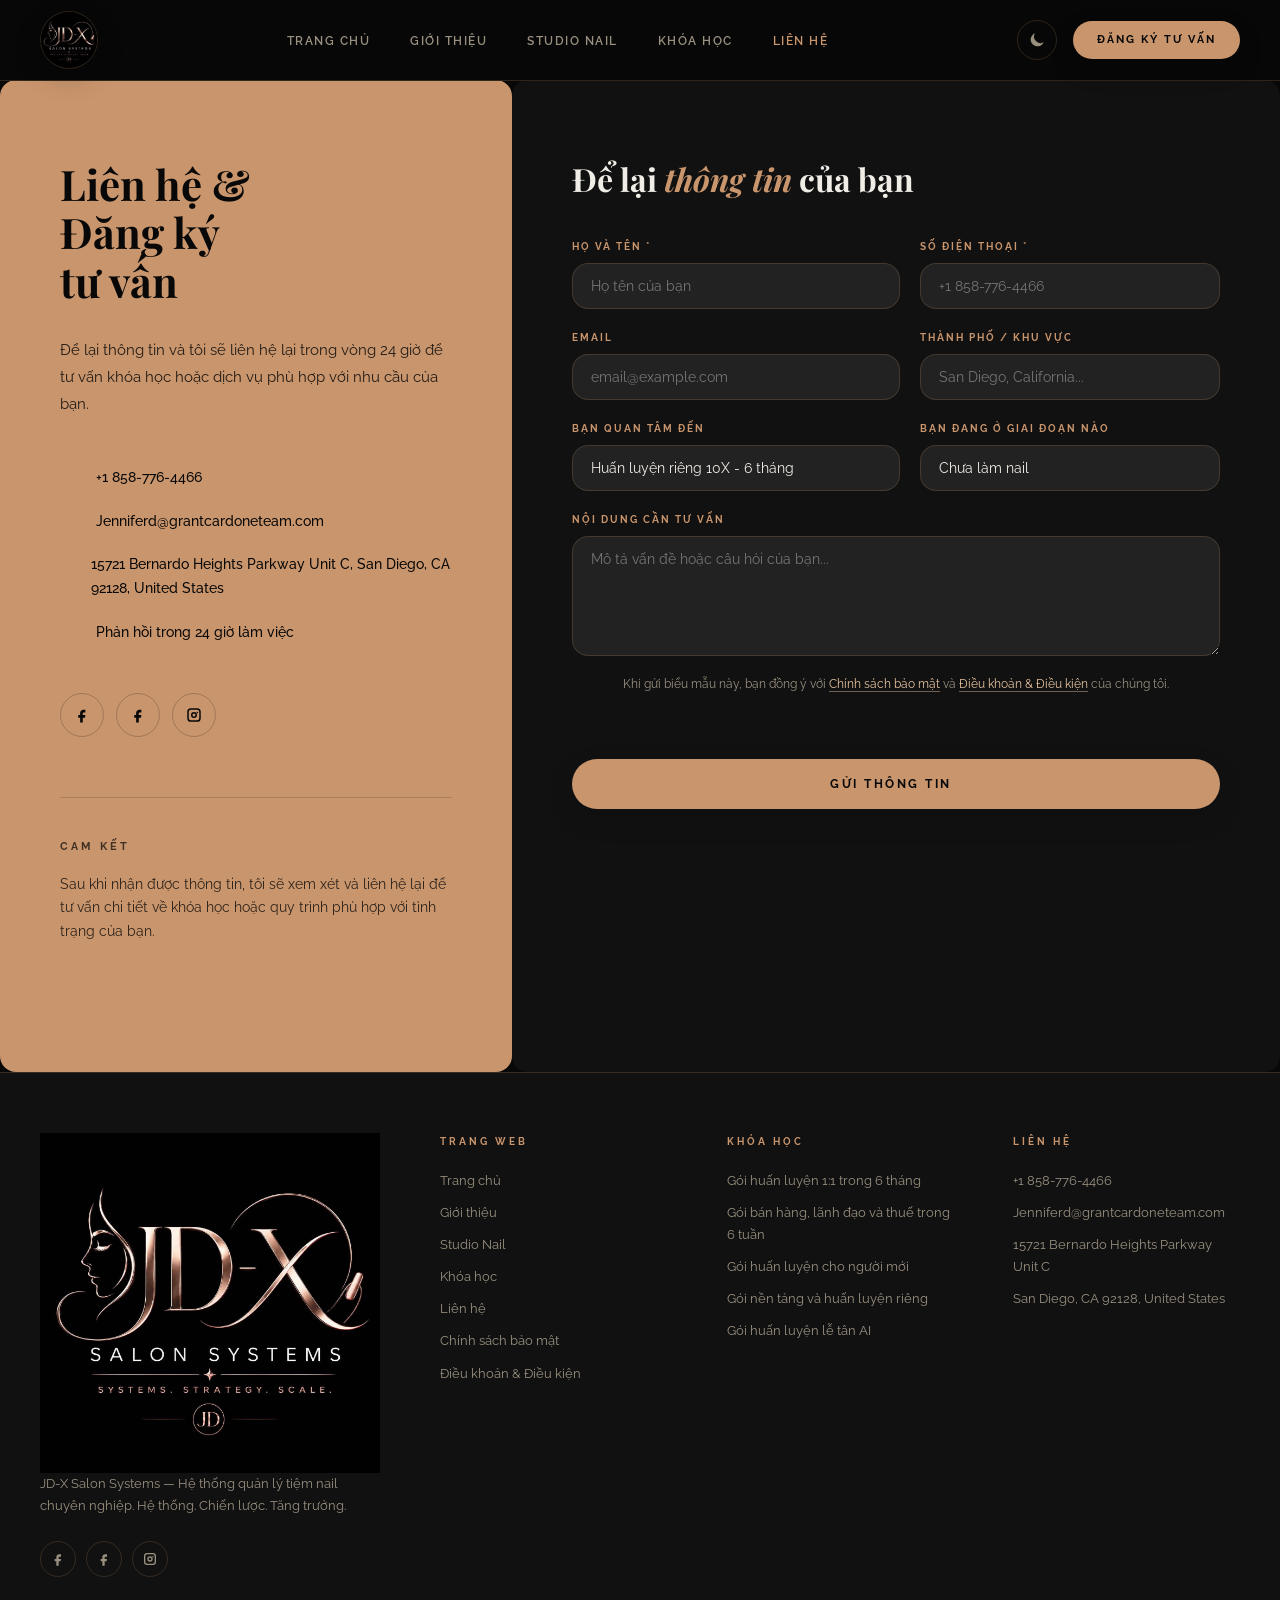
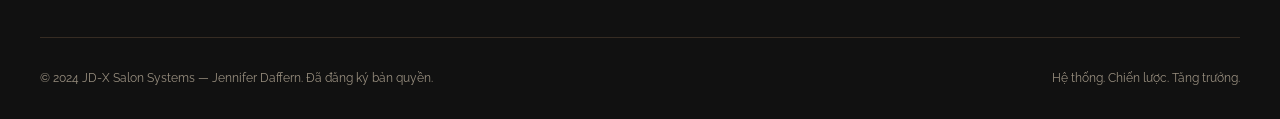
<file: contact.html>
﻿<!DOCTYPE html>
<html lang="vi" data-theme="dark">
<head>
<meta charset="UTF-8">
<meta name="viewport" content="width=device-width, initial-scale=1.0">
<title>Liên hệ — JD-X Salon Systems</title>
<script>
  (function() {
    var theme = null;
    try { theme = localStorage.getItem('theme'); } catch (e) {}
    if (theme === 'light' || theme === 'dark') {
      document.documentElement.setAttribute('data-theme', theme);
    }
  })();
</script>
<link href="https://fonts.googleapis.com/css2?family=Playfair+Display:ital,wght@0,400;0,600;0,700;0,900;1,400&family=Raleway:wght@300;400;500;600;700;800&display=swap" rel="stylesheet">
<link rel="stylesheet" href="css/style.css">
</head>
<body data-page="contact">

<!-- NAVIGATION -->
<!-- Header -->
<nav id="navbar">
  <div class="nav-inner">
    <a class="nav-logo" href="index.html">
      <img src="assets/images/embedded-nail-2.jpg" alt="JD-X Salon Systems Logo">
    </a>
    <ul class="nav-links" id="navLinks">
      <li><a href="index.html" id="nav-home">Trang chủ</a></li>
      <li><a href="about.html" id="nav-about">Giới thiệu</a></li>
      <li><a href="studio.html" id="nav-studio">Studio Nail</a></li>
      <li><a href="courses.html" id="nav-courses">Khóa học</a></li>
      <li><a href="contact.html" class="active" id="nav-contact">Liên hệ</a></li>
    </ul>
    <div class="nav-right">
      <button class="theme-toggle" onclick="toggleTheme()" title="Chuyển giao diện" aria-label="Chuyển giao diện">
        <svg class="theme-icon theme-icon-moon" id="themeIcon" viewBox="0 0 24 24" aria-hidden="true">
          <path d="M21 14.6A8.4 8.4 0 0 1 9.4 3 9 9 0 1 0 21 14.6Z"></path>
        </svg>
        <svg class="theme-icon theme-icon-sun" viewBox="0 0 24 24" aria-hidden="true">
          <path d="M12 4.5a1 1 0 0 0 1-1V2a1 1 0 1 0-2 0v1.5a1 1 0 0 0 1 1Zm0 15a1 1 0 0 0-1 1V22a1 1 0 1 0 2 0v-1.5a1 1 0 0 0-1-1Zm7.5-6.5H22a1 1 0 1 0 0-2h-2.5a1 1 0 1 0 0 2ZM2 13h2.5a1 1 0 1 0 0-2H2a1 1 0 1 0 0 2Zm15.7-5.3 1.1-1.1a1 1 0 1 0-1.4-1.4l-1.1 1.1a1 1 0 1 0 1.4 1.4ZM6.3 16.3l-1.1 1.1a1 1 0 1 0 1.4 1.4l1.1-1.1a1 1 0 1 0-1.4-1.4Zm12.5 1.1-1.1-1.1a1 1 0 1 0-1.4 1.4l1.1 1.1a1 1 0 1 0 1.4-1.4ZM7.7 6.3 6.6 5.2a1 1 0 0 0-1.4 1.4l1.1 1.1a1 1 0 1 0 1.4-1.4ZM12 7a5 5 0 1 0 0 10 5 5 0 0 0 0-10Z"></path>
        </svg>
      </button>
      <a class="btn-nav" href="contact.html">Đăng ký tư vấn</a>
      <div class="hamburger" onclick="toggleMenu()" id="hamburger">
        <span></span><span></span><span></span>
      </div>
    </div>
  </div>
</nav>

<main class="page active" id="page-contact">
<div style="padding-top:80px">
    <div class="contact-layout">
      <div class="contact-info-panel">
        <h2>Liên hệ &<br>Đăng ký<br>tư vấn</h2>
        <p>Để lại thông tin và tôi sẽ liên hệ lại trong vòng 24 giờ để tư vấn khóa học hoặc dịch vụ phù hợp với nhu cầu của bạn.</p>
        <div class="contact-links">
          <div class="contact-link-item"><i class="fas fa-phone"></i> +1 858-776-4466</div>
          <div class="contact-link-item"><i class="fas fa-envelope"></i> Jenniferd@grantcardoneteam.com</div>
          <div class="contact-link-item"><i class="fas fa-map-marker-alt"></i> 15721 Bernardo Heights Parkway Unit C, San Diego, CA 92128, United States</div>
          <div class="contact-link-item"><i class="fas fa-clock"></i> Phản hồi trong 24 giờ làm việc</div>
        </div>
        <div class="contact-socials">
          <a class="social-btn" href="https://www.facebook.com/jeni.monkelien?mibextid=wwXIfr&mibextid=wwXIfr" target="_blank" rel="noopener noreferrer" aria-label="Facebook cá nhân">
            <svg viewBox="0 0 24 24" aria-hidden="true">
              <path d="M14 8.5h2.5V5H14c-2.8 0-4.5 1.7-4.5 4.4V12H7v3.5h2.5V22H13v-6.5h3l.5-3.5H13V9.8c0-.9.4-1.3 1-1.3Z"/>
            </svg>
          </a>
          <a class="social-btn" href="https://www.facebook.com/JDB10XNails" target="_blank" rel="noopener noreferrer" aria-label="Fanpage Facebook">
            <svg viewBox="0 0 24 24" aria-hidden="true">
              <path d="M14 8.5h2.5V5H14c-2.8 0-4.5 1.7-4.5 4.4V12H7v3.5h2.5V22H13v-6.5h3l.5-3.5H13V9.8c0-.9.4-1.3 1-1.3Z"/>
            </svg>
          </a>
          <a class="social-btn" href="https://www.instagram.com/jenniferdaffern?igsh=N3BhOGVqcm5zemxr" target="_blank" rel="noopener noreferrer" aria-label="Instagram">
            <svg viewBox="0 0 24 24" aria-hidden="true">
              <path fill-rule="evenodd" d="M7.8 3h8.4A4.8 4.8 0 0 1 21 7.8v8.4a4.8 4.8 0 0 1-4.8 4.8H7.8A4.8 4.8 0 0 1 3 16.2V7.8A4.8 4.8 0 0 1 7.8 3Zm0 2A2.8 2.8 0 0 0 5 7.8v8.4A2.8 2.8 0 0 0 7.8 19h8.4a2.8 2.8 0 0 0 2.8-2.8V7.8A2.8 2.8 0 0 0 16.2 5H7.8Zm8.7 2.6a1 1 0 1 1 0 2 1 1 0 0 1 0-2ZM12 8a4 4 0 1 1 0 8 4 4 0 0 1 0-8Zm0 2a2 2 0 1 0 0 4 2 2 0 0 0 0-4Z" clip-rule="evenodd"/>
            </svg>
          </a>
        </div>
        <div style="margin-top:60px;padding-top:40px;border-top:1px solid rgba(0,0,0,0.15)">
          <div style="font-size:11px;font-weight:700;letter-spacing:3px;text-transform:uppercase;margin-bottom:16px;opacity:0.7">Cam kết</div>
          <p style="font-size:14px;opacity:0.8;line-height:1.7">Sau khi nhận được thông tin, tôi sẽ xem xét và liên hệ lại để tư vấn chi tiết về khóa học hoặc quy trình phù hợp với tình trạng của bạn.</p>
        </div>
      </div>

      <div class="contact-form-panel">
        <h3>Để lại <em style="color:var(--rose-gold)">thông tin</em> của bạn</h3>
        <form id="leadForm" onsubmit="handleFormSubmit(event)" novalidate>
          <div class="form-grid">
            <div class="form-group"><label>Họ và tên *</label><input type="text" name="fullName" placeholder="Họ tên của bạn" required></div>
            <div class="form-group"><label>Số điện thoại *</label><input type="tel" name="phone" placeholder="+1 858-776-4466" required></div>
            <div class="form-group"><label>Email</label><input type="email" name="email" placeholder="email@example.com"></div>
            <div class="form-group"><label>Thành phố / Khu vực</label><input type="text" placeholder="San Diego, California..."></div>
            <div class="form-group"><label>Bạn quan tâm đến</label>
              <select name="courseInterested">
                <option>Huấn luyện riêng 10X - 6 tháng</option>
                <option>Buổi học bán hàng và lãnh đạo - $997</option>
                <option>Gói bán hàng, lãnh đạo và thuế - $1,497</option>
                <option>Huấn luyện cho người mới - 5 tuần</option>
                <option>Nền tảng + huấn luyện riêng - $997</option>
                <option>Huấn luyện riêng nâng cao - $1,497</option>
                <option>Lễ tân AI cấp độ 1 - cùng triển khai - $697</option>
                <option>Lễ tân AI cấp độ 2 - triển khai nhanh - $1,497</option>
                <option>Lễ tân AI cấp độ 3 - làm trọn gói - $2,997</option>
                <option>Combo lễ tân AI cho 2 tiệm - $4,997</option>
                <option>Combo lễ tân AI cho 3 tiệm - $6,997</option>
                <option>Quản lý lễ tân AI hằng tháng</option>
                <option>Chưa chắc chương trình nào phù hợp</option>
              </select>
            </div>
            <div class="form-group"><label>Bạn đang ở giai đoạn nào</label>
              <select>
                <option>Chưa làm nail</option>
                <option>Đang học / làm nail</option>
                <option>Chuẩn bị mở tiệm</option>
                <option>Đã có tiệm</option>
              </select>
            </div>
            <div class="form-group full"><label>Nội dung cần tư vấn</label><textarea name="message" maxlength="1000" placeholder="Mô tả vấn đề hoặc câu hỏi của bạn..."></textarea></div>
            <div class="form-group honeypot-field" aria-hidden="true">
              <label>Website</label>
              <input type="text" name="website" autocomplete="off" tabindex="-1">
            </div>
          </div>
          <p class="form-consent">
            Khi gửi biểu mẫu này, bạn đồng ý với
            <a href="privacy-policy.html">Chính sách bảo mật</a> và
            <a href="terms-conditions.html">Điều khoản &amp; Điều kiện</a> của chúng tôi.
          </p>
          <div class="form-status" aria-live="polite"></div>
          <div style="margin-top:24px">
            <button type="submit" class="btn-primary" style="width:100%;justify-content:center;font-size:12px;padding:18px">
              Gửi thông tin <i class="fas fa-paper-plane"></i>
            </button>
          </div>
        </form>
      </div>
    </div>
  </div>
</main>

<!-- FOOTER -->
<!-- Footer -->
<footer>
  <div class="footer-inner">
    <div>
      <img src="assets/images/embedded-nail-2.jpg" alt="JD-X Salon Systems">
      <p class="footer-tagline">JD-X Salon Systems — Hệ thống quản lý tiệm nail chuyên nghiệp. Hệ thống. Chiến lược. Tăng trưởng.</p>
      <div class="footer-socials" aria-label="Liên kết mạng xã hội">
        <a class="footer-social" href="https://www.facebook.com/jeni.monkelien?mibextid=wwXIfr&mibextid=wwXIfr" target="_blank" rel="noopener noreferrer" aria-label="Facebook cá nhân">
          <svg viewBox="0 0 24 24" aria-hidden="true">
            <path d="M14 8.5h2.5V5H14c-2.8 0-4.5 1.7-4.5 4.4V12H7v3.5h2.5V22H13v-6.5h3l.5-3.5H13V9.8c0-.9.4-1.3 1-1.3Z"/>
          </svg>
        </a>
        <a class="footer-social" href="https://www.facebook.com/JDB10XNails" target="_blank" rel="noopener noreferrer" aria-label="Fanpage Facebook">
          <svg viewBox="0 0 24 24" aria-hidden="true">
            <path d="M14 8.5h2.5V5H14c-2.8 0-4.5 1.7-4.5 4.4V12H7v3.5h2.5V22H13v-6.5h3l.5-3.5H13V9.8c0-.9.4-1.3 1-1.3Z"/>
          </svg>
        </a>
        <a class="footer-social" href="https://www.instagram.com/jenniferdaffern?igsh=N3BhOGVqcm5zemxr" target="_blank" rel="noopener noreferrer" aria-label="Instagram">
          <svg viewBox="0 0 24 24" aria-hidden="true">
            <path fill-rule="evenodd" d="M7.8 3h8.4A4.8 4.8 0 0 1 21 7.8v8.4a4.8 4.8 0 0 1-4.8 4.8H7.8A4.8 4.8 0 0 1 3 16.2V7.8A4.8 4.8 0 0 1 7.8 3Zm0 2A2.8 2.8 0 0 0 5 7.8v8.4A2.8 2.8 0 0 0 7.8 19h8.4a2.8 2.8 0 0 0 2.8-2.8V7.8A2.8 2.8 0 0 0 16.2 5H7.8Zm8.7 2.6a1 1 0 1 1 0 2 1 1 0 0 1 0-2ZM12 8a4 4 0 1 1 0 8 4 4 0 0 1 0-8Zm0 2a2 2 0 1 0 0 4 2 2 0 0 0 0-4Z" clip-rule="evenodd"/>
          </svg>
        </a>
      </div>
    </div>
    <div class="footer-col">
      <h5>Trang web</h5>
      <ul>
        <li><a href="index.html">Trang chủ</a></li>
        <li><a href="about.html">Giới thiệu</a></li>
        <li><a href="studio.html">Studio Nail</a></li>
        <li><a href="courses.html">Khóa học</a></li>
        <li><a href="contact.html">Liên hệ</a></li>
        <li><a href="privacy-policy.html">Chính sách bảo mật</a></li>
        <li><a href="terms-conditions.html">Điều khoản &amp; Điều kiện</a></li>
      </ul>
    </div>
    <div class="footer-col">
      <h5>Khóa học</h5>
      <ul>
        <li>Gói huấn luyện 1:1 trong 6 tháng</li>
        <li>Gói bán hàng, lãnh đạo và thuế trong 6 tuần</li>
        <li>Gói huấn luyện cho người mới</li>
        <li>Gói nền tảng và huấn luyện riêng</li>
        <li>Gói huấn luyện lễ tân AI</li>
      </ul>
    </div>
    <div class="footer-col">
      <h5>Liên hệ</h5>
      <ul>
        <li>+1 858-776-4466</li>
        <li>Jenniferd@grantcardoneteam.com</li>
        <li>15721 Bernardo Heights Parkway Unit C</li>
        <li>San Diego, CA 92128, United States</li>
      </ul>
    </div>
  </div>
  <div class="footer-bottom">
    <span>© 2024 JD-X Salon Systems — Jennifer Daffern. Đã đăng ký bản quyền.</span>
    <span>Hệ thống. Chiến lược. Tăng trưởng.</span>
  </div>
</footer>

<!-- SUCCESS MODAL -->
<!-- Success Modal -->
<div id="successModal" style="display:none;position:fixed;inset:0;background:rgba(0,0,0,0.8);z-index:9999;display:none;align-items:center;justify-content:center">
  <div style="background:var(--bg3);padding:60px;max-width:500px;width:90%;text-align:center;position:relative">
    <button onclick="document.getElementById('successModal').style.display='none'" style="position:absolute;top:20px;right:20px;background:none;border:none;color:var(--text-muted);font-size:20px;cursor:pointer">✕</button>
    <div style="color:var(--rose-gold);font-size:48px;margin-bottom:24px">✓</div>
    <h3 style="font-family:var(--font-heading);font-size:28px;margin-bottom:16px">Cảm ơn bạn!</h3>
    <p style="color:var(--text-muted);line-height:1.7;margin-bottom:32px">Tôi đã nhận được thông tin của bạn và sẽ liên hệ lại trong vòng 24 giờ để tư vấn chi tiết.</p>
    <div style="display:flex;gap:12px;justify-content:center;flex-wrap:wrap">
      <button class="btn-primary" onclick="showPage('courses');document.getElementById('successModal').style.display='none'">Xem khóa học</button>
      <button class="btn-outline" onclick="document.getElementById('successModal').style.display='none'">Đóng</button>
    </div>
  </div>
</div>

<script src="js/main.js"></script>
</body>
</html>
</file>
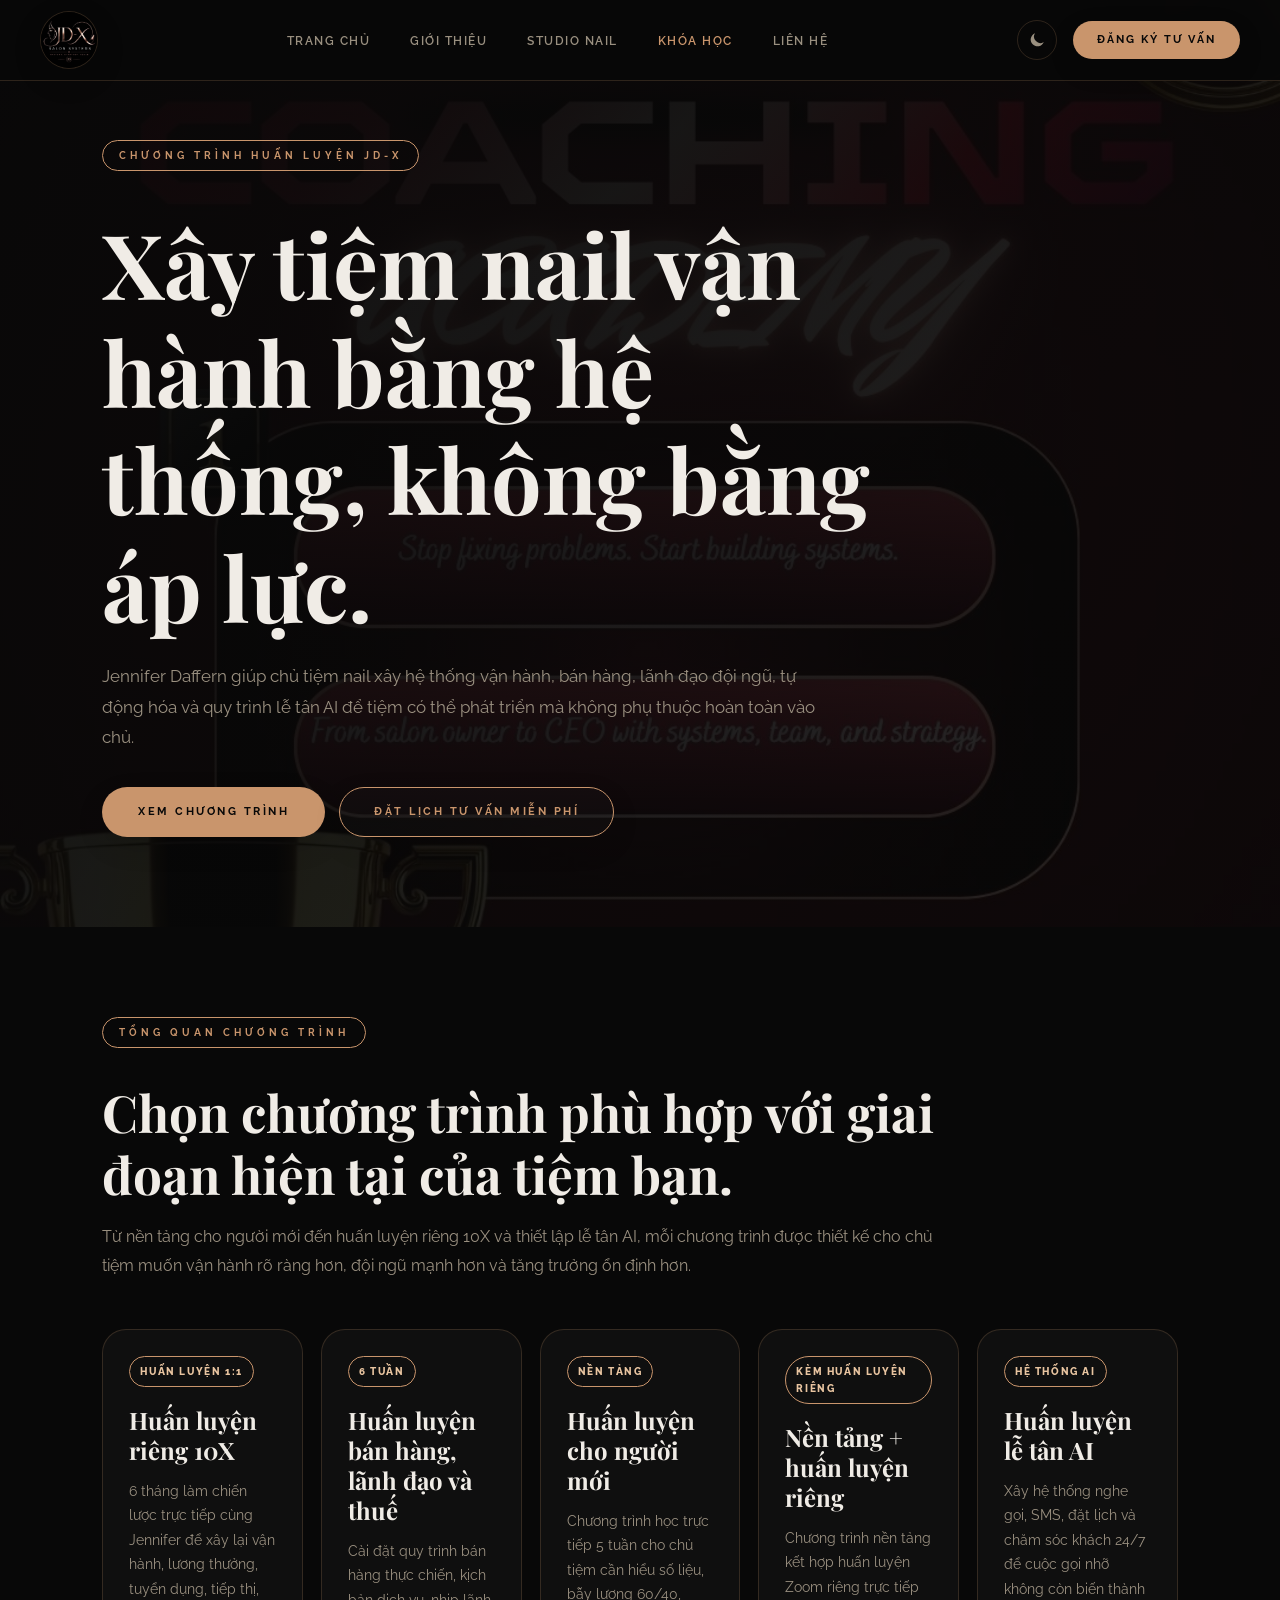
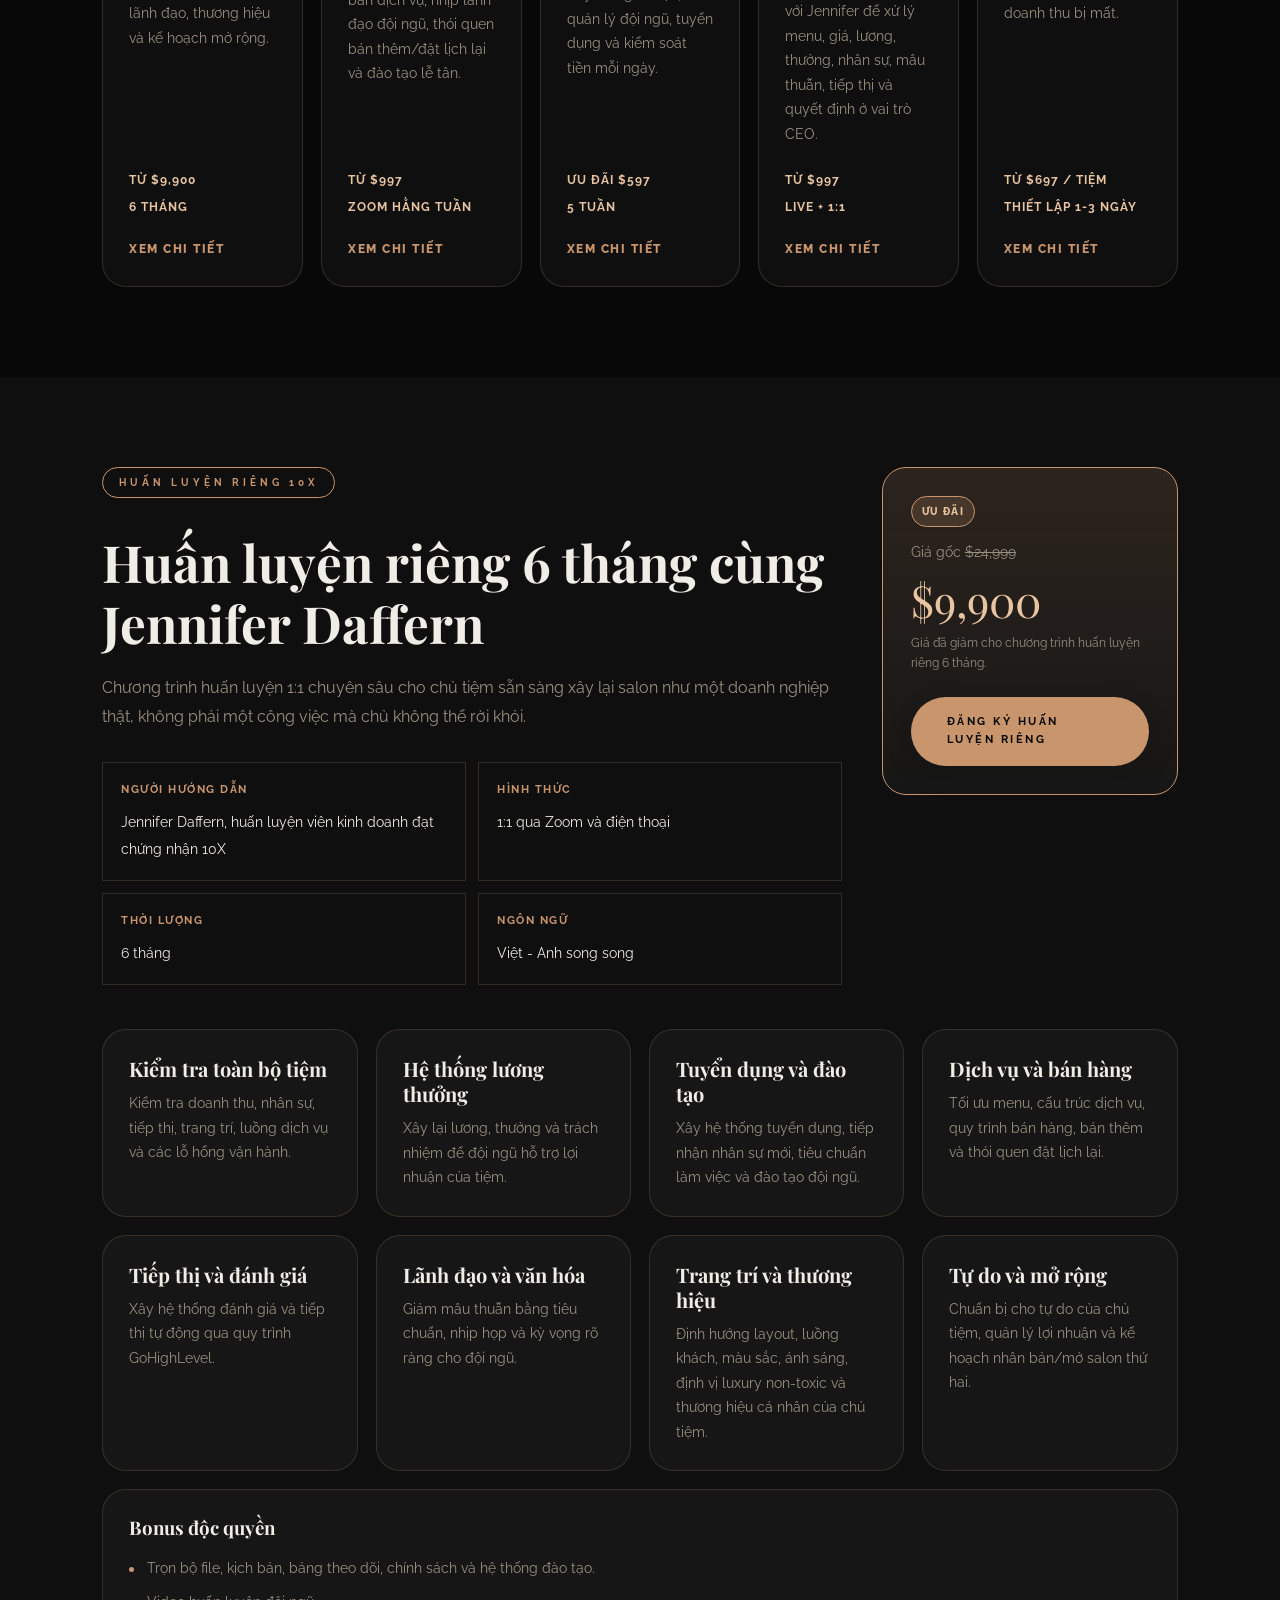
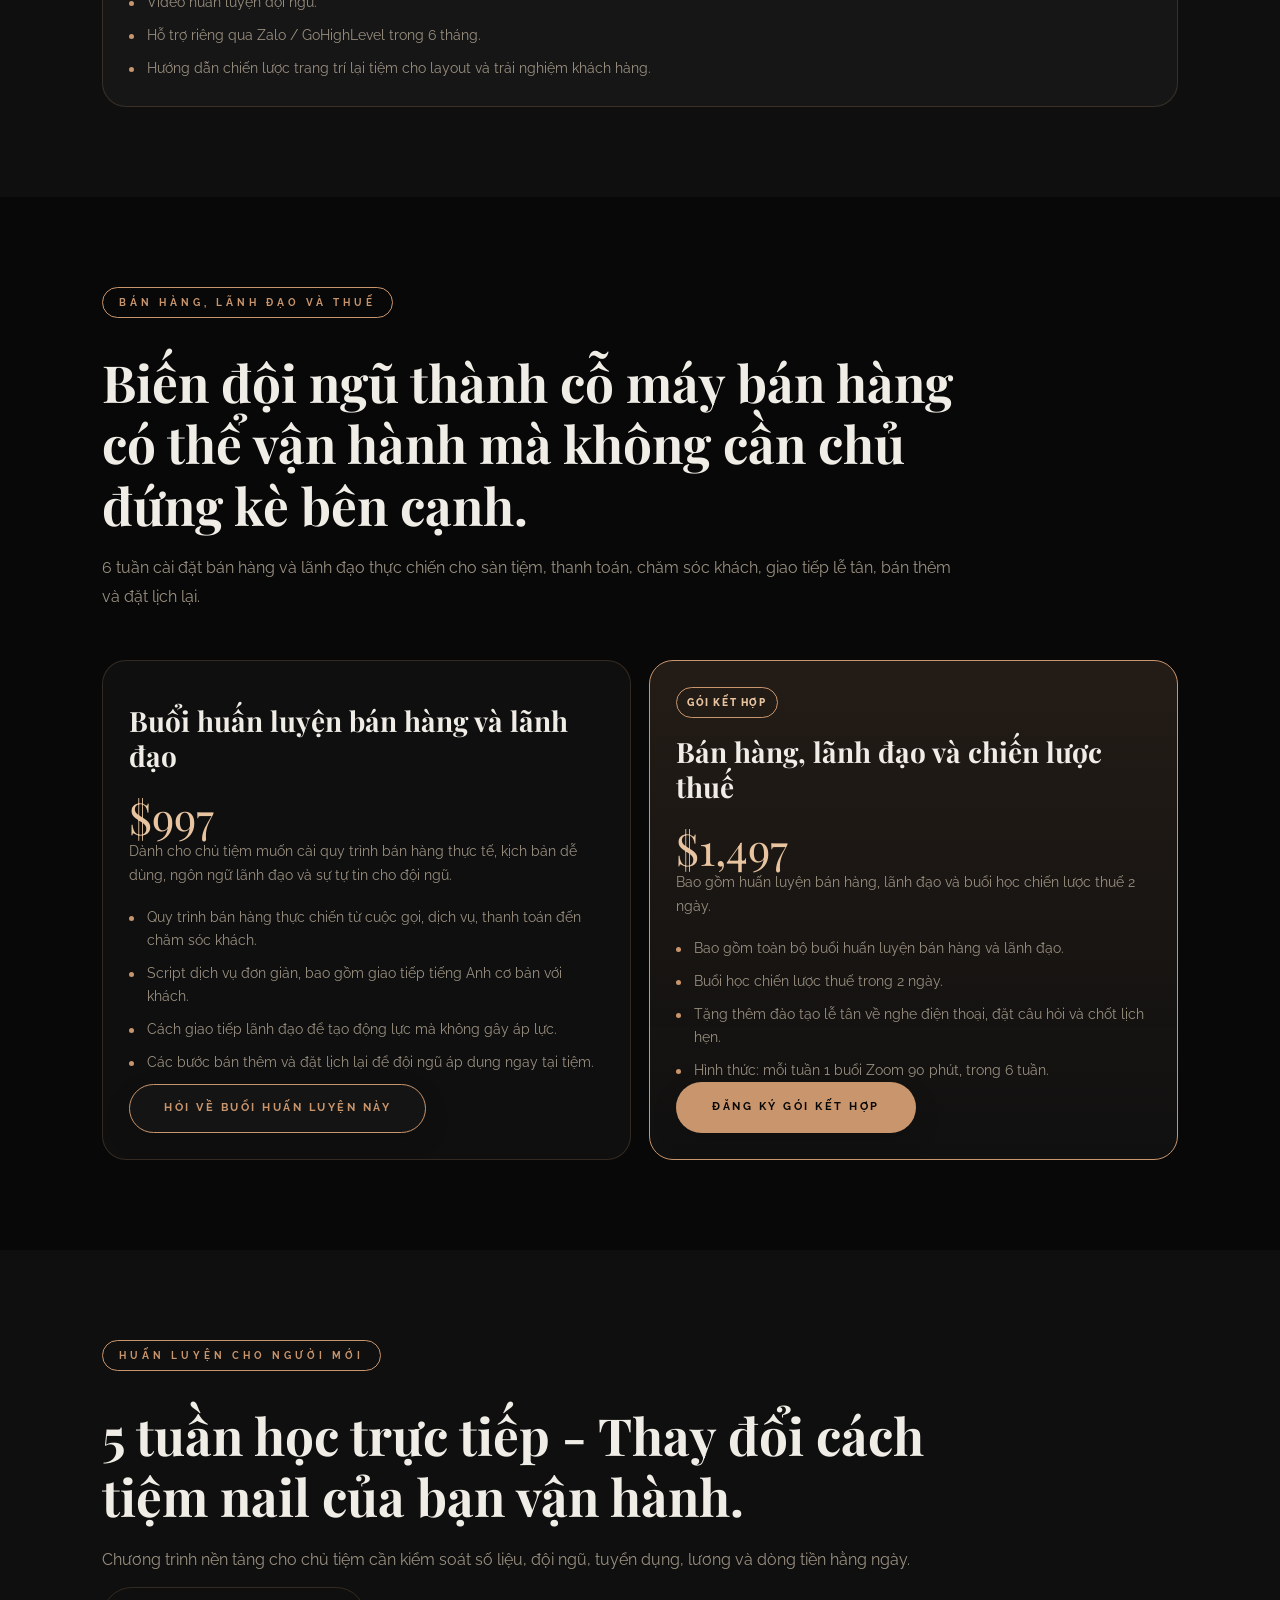
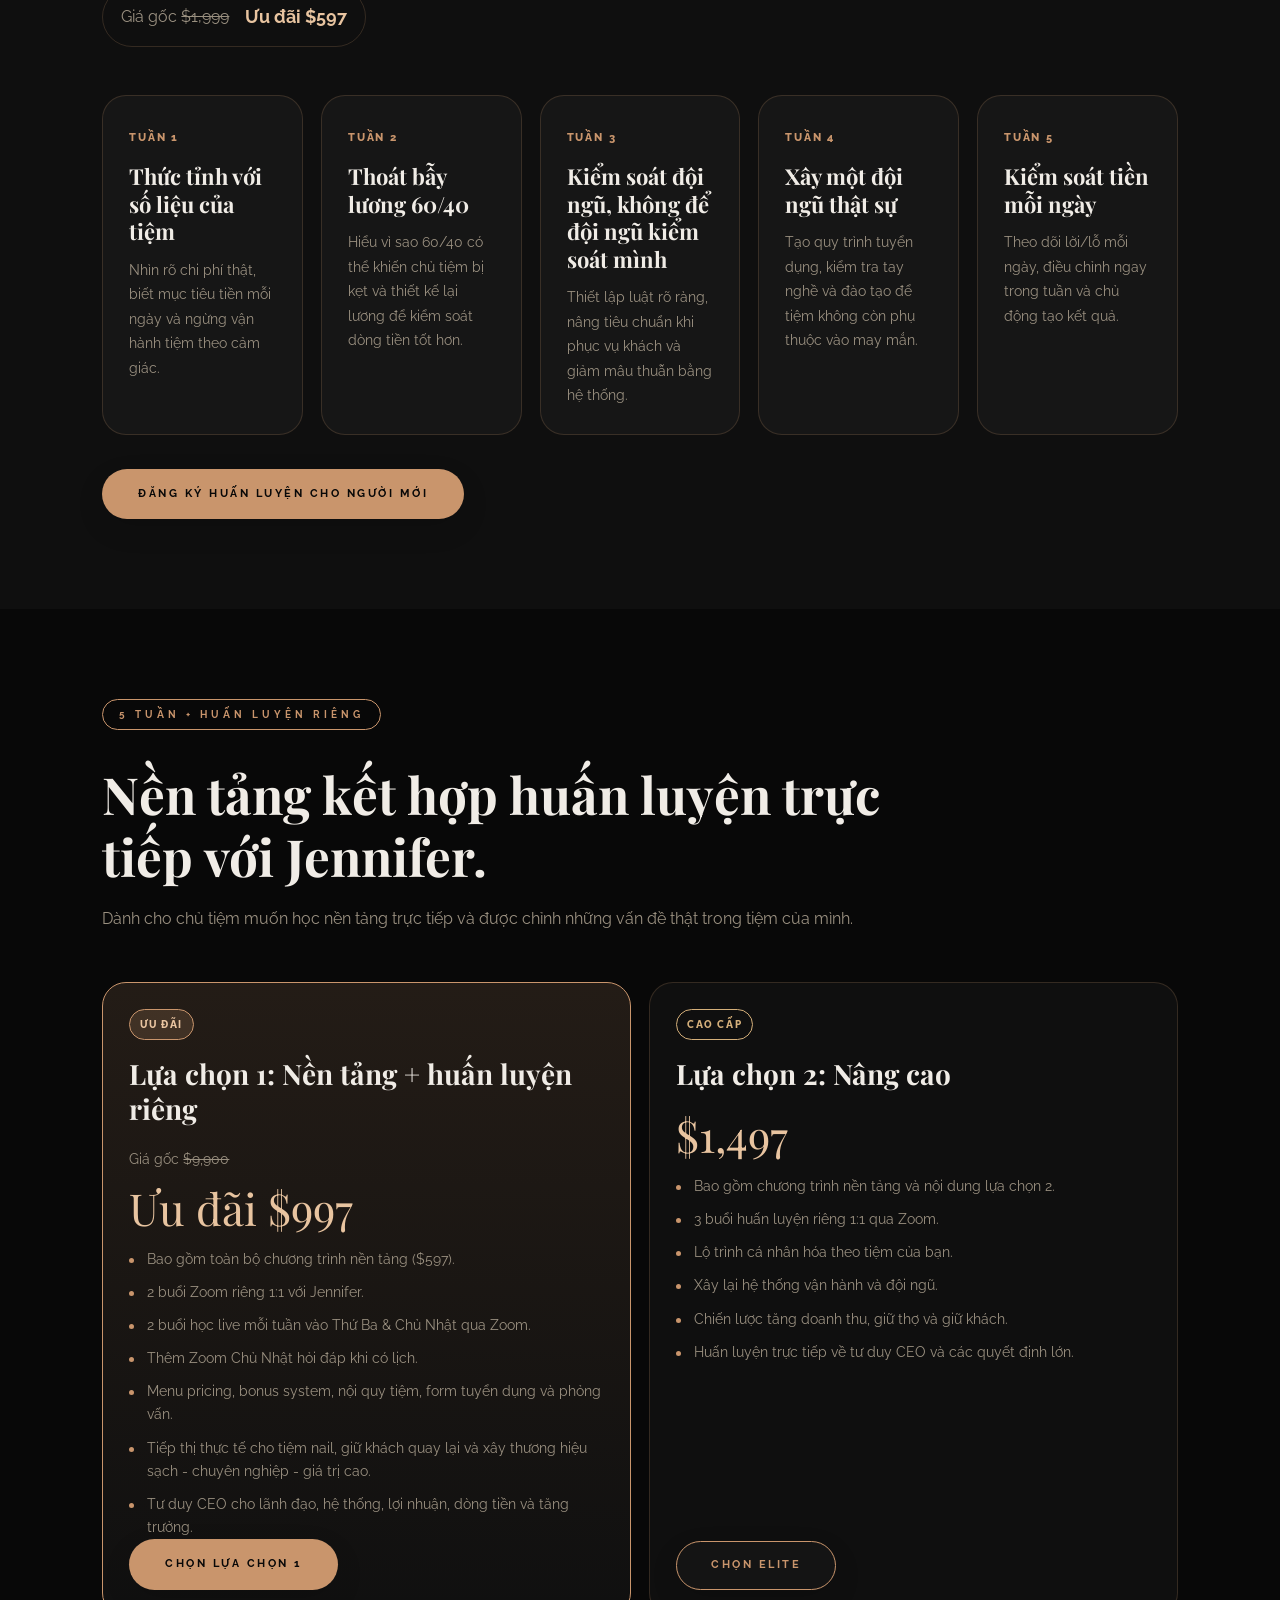
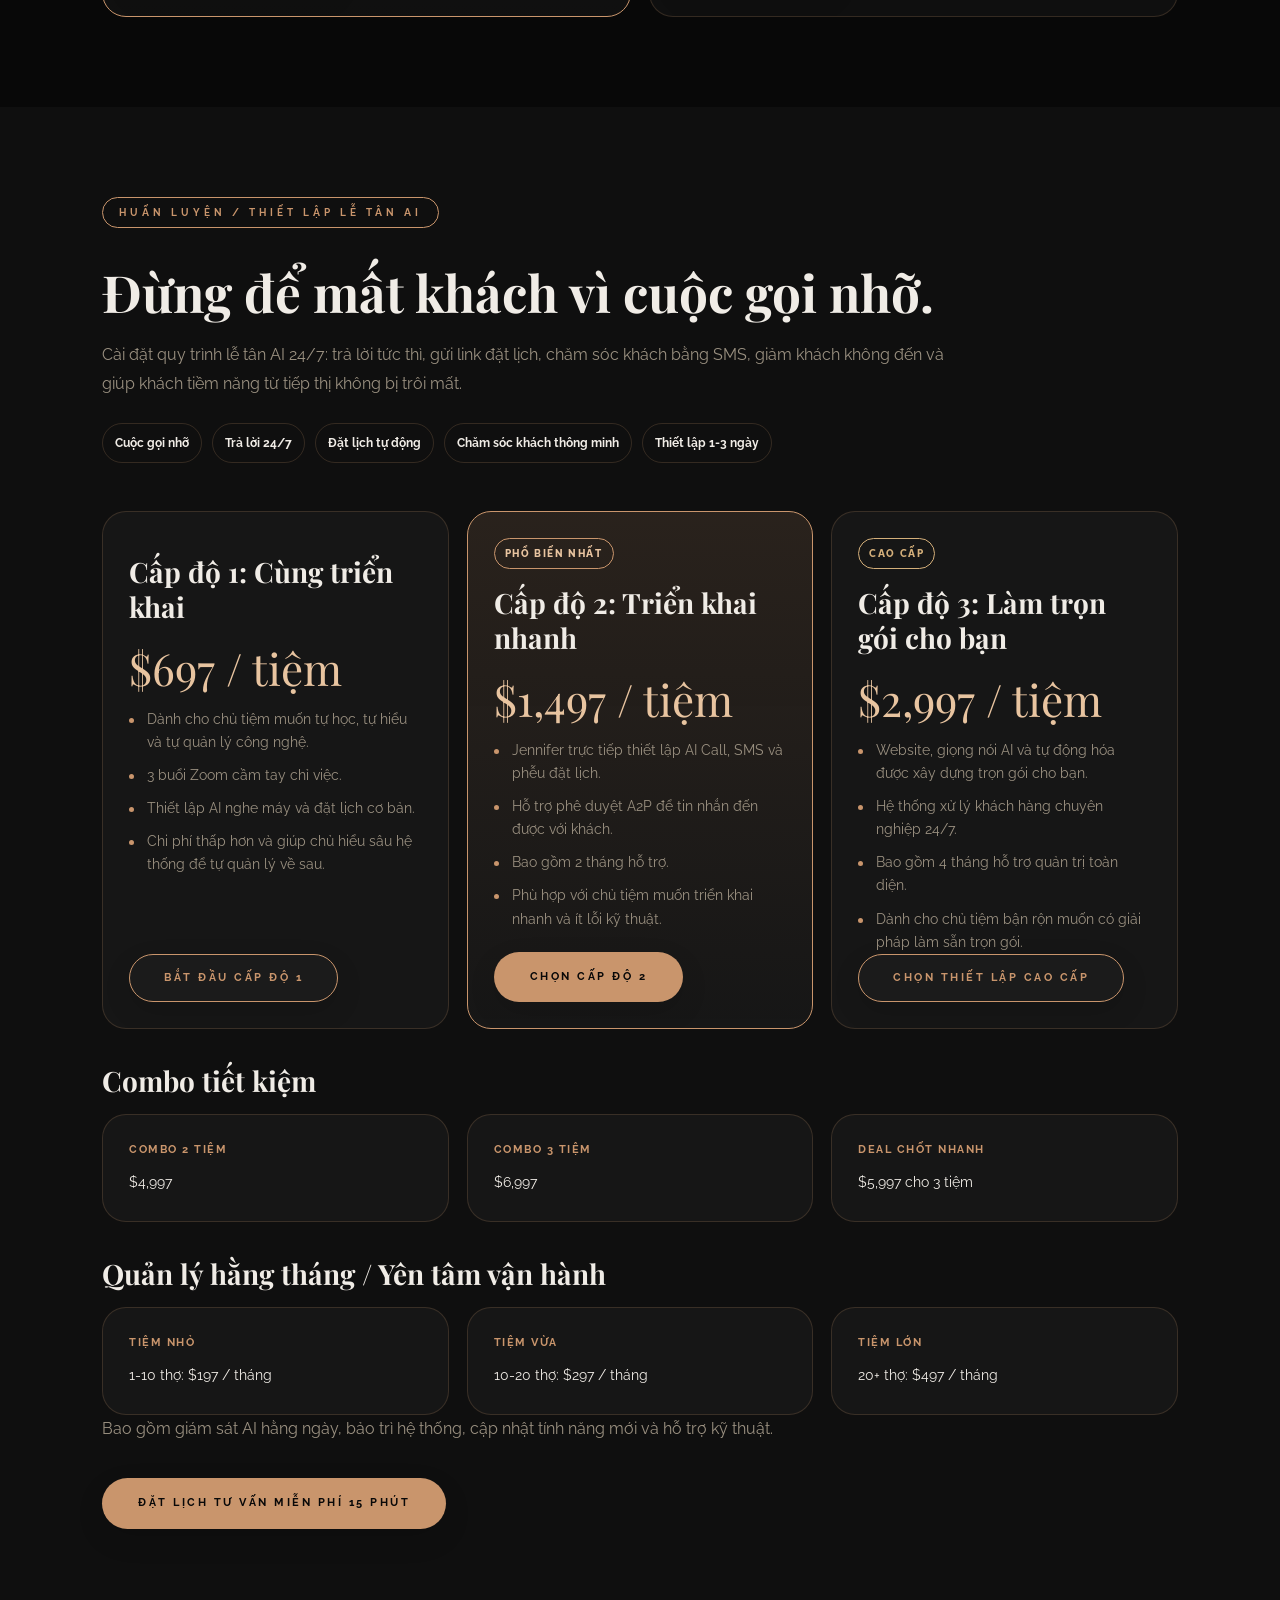
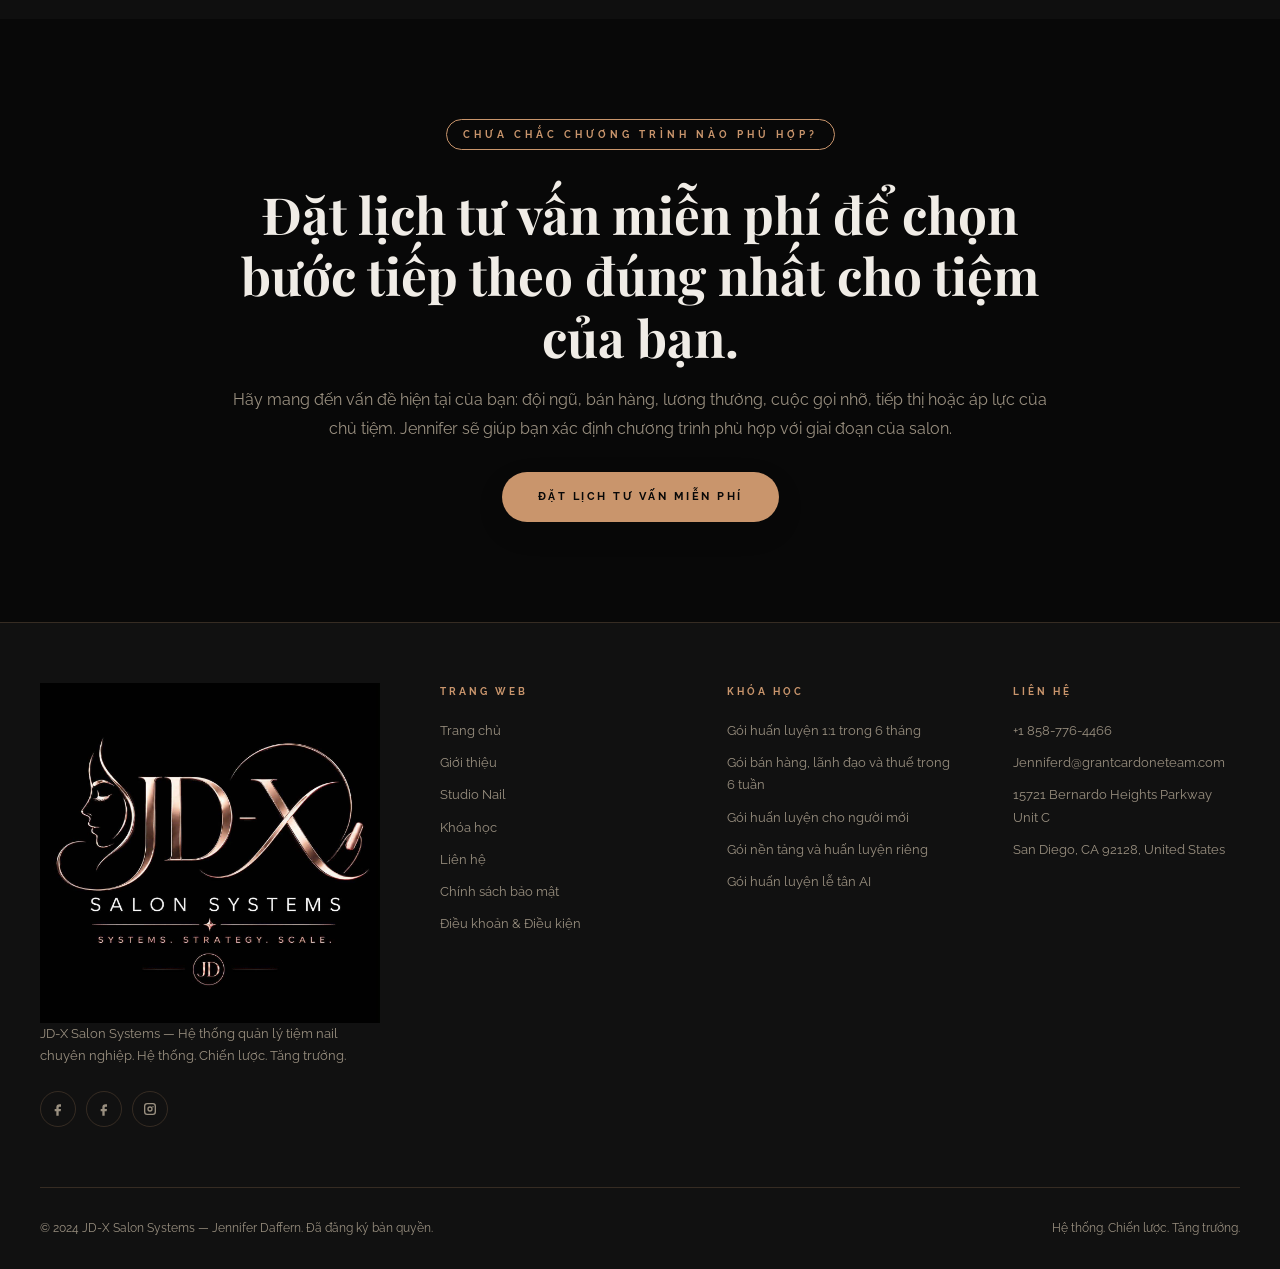
<file: courses.html>
﻿<!DOCTYPE html>
<html lang="vi" data-theme="dark">
<head>
<meta charset="UTF-8">
<meta name="viewport" content="width=device-width, initial-scale=1.0">
<title>Khóa học — JD-X Salon Systems</title>
<script>
  (function() {
    var theme = null;
    try { theme = localStorage.getItem('theme'); } catch (e) {}
    if (theme === 'light' || theme === 'dark') {
      document.documentElement.setAttribute('data-theme', theme);
    }
  })();
</script>
<link href="https://fonts.googleapis.com/css2?family=Playfair+Display:ital,wght@0,400;0,600;0,700;0,900;1,400&family=Raleway:wght@300;400;500;600;700;800&display=swap" rel="stylesheet">
<link rel="stylesheet" href="css/style.css">
</head>
<body data-page="courses">

<!-- NAVIGATION -->
<!-- Header -->
<nav id="navbar">
  <div class="nav-inner">
    <a class="nav-logo" href="index.html">
      <img src="assets/images/embedded-nail-2.jpg" alt="JD-X Salon Systems Logo">
    </a>
    <ul class="nav-links" id="navLinks">
      <li><a href="index.html" id="nav-home">Trang chủ</a></li>
      <li><a href="about.html" id="nav-about">Giới thiệu</a></li>
      <li><a href="studio.html" id="nav-studio">Studio Nail</a></li>
      <li><a href="courses.html" class="active" id="nav-courses">Khóa học</a></li>
      <li><a href="contact.html" id="nav-contact">Liên hệ</a></li>
    </ul>
    <div class="nav-right">
      <button class="theme-toggle" onclick="toggleTheme()" title="Chuyển giao diện" aria-label="Chuyển giao diện">
        <svg class="theme-icon theme-icon-moon" id="themeIcon" viewBox="0 0 24 24" aria-hidden="true">
          <path d="M21 14.6A8.4 8.4 0 0 1 9.4 3 9 9 0 1 0 21 14.6Z"></path>
        </svg>
        <svg class="theme-icon theme-icon-sun" viewBox="0 0 24 24" aria-hidden="true">
          <path d="M12 4.5a1 1 0 0 0 1-1V2a1 1 0 1 0-2 0v1.5a1 1 0 0 0 1 1Zm0 15a1 1 0 0 0-1 1V22a1 1 0 1 0 2 0v-1.5a1 1 0 0 0-1-1Zm7.5-6.5H22a1 1 0 1 0 0-2h-2.5a1 1 0 1 0 0 2ZM2 13h2.5a1 1 0 1 0 0-2H2a1 1 0 1 0 0 2Zm15.7-5.3 1.1-1.1a1 1 0 1 0-1.4-1.4l-1.1 1.1a1 1 0 1 0 1.4 1.4ZM6.3 16.3l-1.1 1.1a1 1 0 1 0 1.4 1.4l1.1-1.1a1 1 0 1 0-1.4-1.4Zm12.5 1.1-1.1-1.1a1 1 0 1 0-1.4 1.4l1.1 1.1a1 1 0 1 0 1.4-1.4ZM7.7 6.3 6.6 5.2a1 1 0 0 0-1.4 1.4l1.1 1.1a1 1 0 1 0 1.4-1.4ZM12 7a5 5 0 1 0 0 10 5 5 0 0 0 0-10Z"></path>
        </svg>
      </button>
      <a class="btn-nav" href="contact.html">Đăng ký tư vấn</a>
      <div class="hamburger" onclick="toggleMenu()" id="hamburger">
        <span></span><span></span><span></span>
      </div>
    </div>
  </div>
</nav>



<main class="page active" id="page-courses">
  <!-- Courses Hero -->
  <section class="courses-hero-section">
    <div class="courses-hero-bg"></div>
    <div class="courses-hero-overlay"></div>
    <div class="courses-hero-inner">
      <span class="section-label">Chương trình huấn luyện JD-X</span>
      <h1>Xây tiệm nail vận hành bằng hệ thống, không bằng áp lực.</h1>
      <p>Jennifer Daffern giúp chủ tiệm nail xây hệ thống vận hành, bán hàng, lãnh đạo đội ngũ, tự động hóa và quy trình lễ tân AI để tiệm có thể phát triển mà không phụ thuộc hoàn toàn vào chủ.</p>
      <div class="course-hero-actions">
        <a class="btn-primary" href="#program-overview">Xem chương trình</a>
        <a class="btn-outline" href="contact.html">Đặt lịch tư vấn miễn phí</a>
      </div>
    </div>
  </section>

  <!-- Tong quan chuong trinh -->
  <section class="course-section" id="program-overview">
    <div class="course-section-head">
      <span class="section-label">Tổng quan chương trình</span>
      <h2>Chọn chương trình phù hợp với giai đoạn hiện tại của tiệm bạn.</h2>
      <p>Từ nền tảng cho người mới đến huấn luyện riêng 10X và thiết lập lễ tân AI, mỗi chương trình được thiết kế cho chủ tiệm muốn vận hành rõ ràng hơn, đội ngũ mạnh hơn và tăng trưởng ổn định hơn.</p>
    </div>
    <div class="program-grid">
      <article class="program-card">
        <span class="course-badge">Huấn luyện 1:1</span>
        <h3>Huấn luyện riêng 10X</h3>
        <p>6 tháng làm chiến lược trực tiếp cùng Jennifer để xây lại vận hành, lương thưởng, tuyển dụng, tiếp thị, lãnh đạo, thương hiệu và kế hoạch mở rộng.</p>
        <div class="program-meta"><span>Từ $9,900</span><span>6 tháng</span></div>
        <a href="#private-10x">Xem chi tiết</a>
      </article>
      <article class="program-card">
        <span class="course-badge">6 tuần</span>
        <h3>Huấn luyện bán hàng, lãnh đạo và thuế</h3>
        <p>Cài đặt quy trình bán hàng thực chiến, kịch bản dịch vụ, nhịp lãnh đạo đội ngũ, thói quen bán thêm/đặt lịch lại và đào tạo lễ tân.</p>
        <div class="program-meta"><span>Từ $997</span><span>Zoom hằng tuần</span></div>
        <a href="#sales-leadership">Xem chi tiết</a>
      </article>
      <article class="program-card">
        <span class="course-badge">Nền tảng</span>
        <h3>Huấn luyện cho người mới</h3>
        <p>Chương trình học trực tiếp 5 tuần cho chủ tiệm cần hiểu số liệu, bẫy lương 60/40, quản lý đội ngũ, tuyển dụng và kiểm soát tiền mỗi ngày.</p>
        <div class="program-meta"><span>Ưu đãi $597</span><span>5 tuần</span></div>
        <a href="#beginner-coaching">Xem chi tiết</a>
      </article>
      <article class="program-card">
        <span class="course-badge">Kèm huấn luyện riêng</span>
        <h3>Nền tảng + huấn luyện riêng</h3>
        <p>Chương trình nền tảng kết hợp huấn luyện Zoom riêng trực tiếp với Jennifer để xử lý menu, giá, lương, thưởng, nhân sự, mâu thuẫn, tiếp thị và quyết định ở vai trò CEO.</p>
        <div class="program-meta"><span>Từ $997</span><span>Live + 1:1</span></div>
        <a href="#foundations-private">Xem chi tiết</a>
      </article>
      <article class="program-card">
        <span class="course-badge">Hệ thống AI</span>
        <h3>Huấn luyện lễ tân AI</h3>
        <p>Xây hệ thống nghe gọi, SMS, đặt lịch và chăm sóc khách 24/7 để cuộc gọi nhỡ không còn biến thành doanh thu bị mất.</p>
        <div class="program-meta"><span>Từ $697 / tiệm</span><span>Thiết lập 1-3 ngày</span></div>
        <a href="#ai-receptionist">Xem chi tiết</a>
      </article>
    </div>
  </section>

  <!-- Huan luyen rieng 10X -->
  <section class="course-section course-band" id="private-10x">
    <div class="course-detail-grid">
      <div>
        <span class="section-label">Huấn luyện riêng 10X</span>
        <h2>Huấn luyện riêng 6 tháng cùng Jennifer Daffern</h2>
        <p class="course-lead">Chương trình huấn luyện 1:1 chuyên sâu cho chủ tiệm sẵn sàng xây lại salon như một doanh nghiệp thật, không phải một công việc mà chủ không thể rời khỏi.</p>
        <div class="course-facts">
          <div><strong>Người hướng dẫn</strong><span>Jennifer Daffern, huấn luyện viên kinh doanh đạt chứng nhận 10X</span></div>
          <div><strong>Hình thức</strong><span>1:1 qua Zoom và điện thoại</span></div>
          <div><strong>Thời lượng</strong><span>6 tháng</span></div>
          <div><strong>Ngôn ngữ</strong><span>Việt - Anh song song</span></div>
        </div>
      </div>
      <aside class="price-panel">
        <span class="course-badge sale">Ưu đãi</span>
        <div class="price-line muted">Giá gốc <s>$24,999</s></div>
        <div class="price-line main">$9,900</div>
        <div class="price-note">Giá đã giảm cho chương trình huấn luyện riêng 6 tháng.</div>
        <a class="btn-primary" href="contact.html">Đăng ký huấn luyện riêng</a>
      </aside>
    </div>
    <div class="feature-grid compact">
      <div><h4>Kiểm tra toàn bộ tiệm</h4><p>Kiểm tra doanh thu, nhân sự, tiếp thị, trang trí, luồng dịch vụ và các lỗ hổng vận hành.</p></div>
      <div><h4>Hệ thống lương thưởng</h4><p>Xây lại lương, thưởng và trách nhiệm để đội ngũ hỗ trợ lợi nhuận của tiệm.</p></div>
      <div><h4>Tuyển dụng và đào tạo</h4><p>Xây hệ thống tuyển dụng, tiếp nhận nhân sự mới, tiêu chuẩn làm việc và đào tạo đội ngũ.</p></div>
      <div><h4>Dịch vụ và bán hàng</h4><p>Tối ưu menu, cấu trúc dịch vụ, quy trình bán hàng, bán thêm và thói quen đặt lịch lại.</p></div>
      <div><h4>Tiếp thị và đánh giá</h4><p>Xây hệ thống đánh giá và tiếp thị tự động qua quy trình GoHighLevel.</p></div>
      <div><h4>Lãnh đạo và văn hóa</h4><p>Giảm mâu thuẫn bằng tiêu chuẩn, nhịp họp và kỳ vọng rõ ràng cho đội ngũ.</p></div>
      <div><h4>Trang trí và thương hiệu</h4><p>Định hướng layout, luồng khách, màu sắc, ánh sáng, định vị luxury non-toxic và thương hiệu cá nhân của chủ tiệm.</p></div>
      <div><h4>Tự do và mở rộng</h4><p>Chuẩn bị cho tự do của chủ tiệm, quản lý lợi nhuận và kế hoạch nhân bản/mở salon thứ hai.</p></div>
    </div>
    <div class="bonus-box">
      <h3>Bonus độc quyền</h3>
      <ul>
        <li>Trọn bộ file, kịch bản, bảng theo dõi, chính sách và hệ thống đào tạo.</li>
        <li>Video huấn luyện đội ngũ.</li>
        <li>Hỗ trợ riêng qua Zalo / GoHighLevel trong 6 tháng.</li>
        <li>Hướng dẫn chiến lược trang trí lại tiệm cho layout và trải nghiệm khách hàng.</li>
      </ul>
    </div>
  </section>

  <!-- Ban hang va lanh dao -->
  <section class="course-section" id="sales-leadership">
    <div class="course-section-head">
      <span class="section-label">Bán hàng, lãnh đạo và thuế</span>
      <h2>Biến đội ngũ thành cỗ máy bán hàng có thể vận hành mà không cần chủ đứng kè bên cạnh.</h2>
      <p>6 tuần cài đặt bán hàng và lãnh đạo thực chiến cho sàn tiệm, thanh toán, chăm sóc khách, giao tiếp lễ tân, bán thêm và đặt lịch lại.</p>
    </div>
    <div class="pricing-grid two">
      <article class="pricing-card">
        <h3>Buổi huấn luyện bán hàng và lãnh đạo</h3>
        <div class="price-line main">$997</div>
        <p>Dành cho chủ tiệm muốn cài quy trình bán hàng thực tế, kịch bản dễ dùng, ngôn ngữ lãnh đạo và sự tự tin cho đội ngũ.</p>
        <ul>
          <li>Quy trình bán hàng thực chiến từ cuộc gọi, dịch vụ, thanh toán đến chăm sóc khách.</li>
          <li>Script dịch vụ đơn giản, bao gồm giao tiếp tiếng Anh cơ bản với khách.</li>
          <li>Cách giao tiếp lãnh đạo để tạo động lực mà không gây áp lực.</li>
          <li>Các bước bán thêm và đặt lịch lại để đội ngũ áp dụng ngay tại tiệm.</li>
        </ul>
        <a class="btn-outline" href="contact.html">Hỏi về buổi huấn luyện này</a>
      </article>
      <article class="pricing-card featured">
        <span class="course-badge">Gói kết hợp</span>
        <h3>Bán hàng, lãnh đạo và chiến lược thuế</h3>
        <div class="price-line main">$1,497</div>
        <p>Bao gồm huấn luyện bán hàng, lãnh đạo và buổi học chiến lược thuế 2 ngày.</p>
        <ul>
          <li>Bao gồm toàn bộ buổi huấn luyện bán hàng và lãnh đạo.</li>
          <li>Buổi học chiến lược thuế trong 2 ngày.</li>
          <li>Tặng thêm đào tạo lễ tân về nghe điện thoại, đặt câu hỏi và chốt lịch hẹn.</li>
          <li>Hình thức: mỗi tuần 1 buổi Zoom 90 phút, trong 6 tuần.</li>
        </ul>
        <a class="btn-primary" href="contact.html">Đăng ký gói kết hợp</a>
      </article>
    </div>
  </section>

  <!-- Huan luyen cho nguoi moi -->
  <section class="course-section course-band" id="beginner-coaching">
    <div class="course-section-head">
      <span class="section-label">Huấn luyện cho người mới</span>
      <h2>5 tuần học trực tiếp - Thay đổi cách tiệm nail của bạn vận hành.</h2>
      <p>Chương trình nền tảng cho chủ tiệm cần kiểm soát số liệu, đội ngũ, tuyển dụng, lương và dòng tiền hằng ngày.</p>
      <div class="price-row centered">
        <span>Giá gốc <s>$1,999</s></span>
        <strong>Ưu đãi $597</strong>
      </div>
    </div>
    <div class="timeline-grid">
      <article><span>Tuần 1</span><h3>Thức tỉnh với số liệu của tiệm</h3><p>Nhìn rõ chi phí thật, biết mục tiêu tiền mỗi ngày và ngừng vận hành tiệm theo cảm giác.</p></article>
      <article><span>Tuần 2</span><h3>Thoát bẫy lương 60/40</h3><p>Hiểu vì sao 60/40 có thể khiến chủ tiệm bị kẹt và thiết kế lại lương để kiểm soát dòng tiền tốt hơn.</p></article>
      <article><span>Tuần 3</span><h3>Kiểm soát đội ngũ, không để đội ngũ kiểm soát mình</h3><p>Thiết lập luật rõ ràng, nâng tiêu chuẩn khi phục vụ khách và giảm mâu thuẫn bằng hệ thống.</p></article>
      <article><span>Tuần 4</span><h3>Xây một đội ngũ thật sự</h3><p>Tạo quy trình tuyển dụng, kiểm tra tay nghề và đào tạo để tiệm không còn phụ thuộc vào may mắn.</p></article>
      <article><span>Tuần 5</span><h3>Kiểm soát tiền mỗi ngày</h3><p>Theo dõi lời/lỗ mỗi ngày, điều chỉnh ngay trong tuần và chủ động tạo kết quả.</p></article>
    </div>
    <div class="section-cta"><a class="btn-primary" href="contact.html">Đăng ký huấn luyện cho người mới</a></div>
  </section>

  <!-- Nen tang va huan luyen rieng -->
  <section class="course-section" id="foundations-private">
    <div class="course-section-head">
      <span class="section-label">5 tuần + huấn luyện riêng</span>
      <h2>Nền tảng kết hợp huấn luyện trực tiếp với Jennifer.</h2>
      <p>Dành cho chủ tiệm muốn học nền tảng trực tiếp và được chỉnh những vấn đề thật trong tiệm của mình.</p>
    </div>
    <div class="pricing-grid two">
      <article class="pricing-card featured">
        <span class="course-badge sale">Ưu đãi</span>
        <h3>Lựa chọn 1: Nền tảng + huấn luyện riêng</h3>
        <div class="price-line muted">Giá gốc <s>$9,900</s></div>
        <div class="price-line main">Ưu đãi $997</div>
        <ul>
          <li>Bao gồm toàn bộ chương trình nền tảng ($597).</li>
          <li>2 buổi Zoom riêng 1:1 với Jennifer.</li>
          <li>2 buổi học live mỗi tuần vào Thứ Ba & Chủ Nhật qua Zoom.</li>
          <li>Thêm Zoom Chủ Nhật hỏi đáp khi có lịch.</li>
          <li>Menu pricing, bonus system, nội quy tiệm, form tuyển dụng và phỏng vấn.</li>
          <li>Tiếp thị thực tế cho tiệm nail, giữ khách quay lại và xây thương hiệu sạch - chuyên nghiệp - giá trị cao.</li>
          <li>Tư duy CEO cho lãnh đạo, hệ thống, lợi nhuận, dòng tiền và tăng trưởng.</li>
        </ul>
        <a class="btn-primary" href="contact.html">Chọn lựa chọn 1</a>
      </article>
      <article class="pricing-card">
        <span class="course-badge premium">Cao cấp</span>
        <h3>Lựa chọn 2: Nâng cao</h3>
        <div class="price-line main">$1,497</div>
        <ul>
          <li>Bao gồm chương trình nền tảng và nội dung lựa chọn 2.</li>
          <li>3 buổi huấn luyện riêng 1:1 qua Zoom.</li>
          <li>Lộ trình cá nhân hóa theo tiệm của bạn.</li>
          <li>Xây lại hệ thống vận hành và đội ngũ.</li>
          <li>Chiến lược tăng doanh thu, giữ thợ và giữ khách.</li>
          <li>Huấn luyện trực tiếp về tư duy CEO và các quyết định lớn.</li>
        </ul>
        <a class="btn-outline" href="contact.html">Chọn Elite</a>
      </article>
    </div>
  </section>

  <!-- Le tan AI -->
  <section class="course-section course-band" id="ai-receptionist">
    <div class="course-section-head">
      <span class="section-label">Huấn luyện / thiết lập lễ tân AI</span>
      <h2>Đừng để mất khách vì cuộc gọi nhỡ.</h2>
      <p>Cài đặt quy trình lễ tân AI 24/7: trả lời tức thì, gửi link đặt lịch, chăm sóc khách bằng SMS, giảm khách không đến và giúp khách tiềm năng từ tiếp thị không bị trôi mất.</p>
      <div class="ai-highlight-row">
        <span>Cuộc gọi nhỡ</span><span>Trả lời 24/7</span><span>Đặt lịch tự động</span><span>Chăm sóc khách thông minh</span><span>Thiết lập 1-3 ngày</span>
      </div>
    </div>

    <div class="pricing-grid three">
      <article class="pricing-card">
        <h3>Cấp độ 1: Cùng triển khai</h3>
        <div class="price-line main">$697 / tiệm</div>
        <ul>
          <li>Dành cho chủ tiệm muốn tự học, tự hiểu và tự quản lý công nghệ.</li>
          <li>3 buổi Zoom cầm tay chỉ việc.</li>
          <li>Thiết lập AI nghe máy và đặt lịch cơ bản.</li>
          <li>Chi phí thấp hơn và giúp chủ hiểu sâu hệ thống để tự quản lý về sau.</li>
        </ul>
        <a class="btn-outline" href="contact.html">Bắt đầu cấp độ 1</a>
      </article>
      <article class="pricing-card featured">
        <span class="course-badge">Phổ biến nhất</span>
        <h3>Cấp độ 2: Triển khai nhanh</h3>
        <div class="price-line main">$1,497 / tiệm</div>
        <ul>
          <li>Jennifer trực tiếp thiết lập AI Call, SMS và phễu đặt lịch.</li>
          <li>Hỗ trợ phê duyệt A2P để tin nhắn đến được với khách.</li>
          <li>Bao gồm 2 tháng hỗ trợ.</li>
          <li>Phù hợp với chủ tiệm muốn triển khai nhanh và ít lỗi kỹ thuật.</li>
        </ul>
        <a class="btn-primary" href="contact.html">Chọn cấp độ 2</a>
      </article>
      <article class="pricing-card">
        <span class="course-badge premium">Cao cấp</span>
        <h3>Cấp độ 3: Làm trọn gói cho bạn</h3>
        <div class="price-line main">$2,997 / tiệm</div>
        <ul>
          <li>Website, giọng nói AI và tự động hóa được xây dựng trọn gói cho bạn.</li>
          <li>Hệ thống xử lý khách hàng chuyên nghiệp 24/7.</li>
          <li>Bao gồm 4 tháng hỗ trợ quản trị toàn diện.</li>
          <li>Dành cho chủ tiệm bận rộn muốn có giải pháp làm sẵn trọn gói.</li>
        </ul>
        <a class="btn-outline" href="contact.html">Chọn thiết lập cao cấp</a>
      </article>
    </div>

    <div class="course-subsection">
      <h3>Combo tiết kiệm</h3>
      <div class="mini-price-grid">
        <div><strong>Combo 2 tiệm</strong><span>$4,997</span></div>
        <div><strong>Combo 3 tiệm</strong><span>$6,997</span></div>
        <div><strong>Deal chốt nhanh</strong><span>$5,997 cho 3 tiệm</span></div>
      </div>
    </div>

    <div class="course-subsection">
      <h3>Quản lý hằng tháng / Yên tâm vận hành</h3>
      <div class="mini-price-grid">
        <div><strong>Tiệm nhỏ</strong><span>1-10 thợ: $197 / tháng</span></div>
        <div><strong>Tiệm vừa</strong><span>10-20 thợ: $297 / tháng</span></div>
        <div><strong>Tiệm lớn</strong><span>20+ thợ: $497 / tháng</span></div>
      </div>
      <p class="course-note">Bao gồm giám sát AI hằng ngày, bảo trì hệ thống, cập nhật tính năng mới và hỗ trợ kỹ thuật.</p>
    </div>

    <div class="section-cta"><a class="btn-primary" href="contact.html">Đặt lịch tư vấn miễn phí 15 phút</a></div>
  </section>

  <!-- Loi moi cuoi trang -->
  <section class="course-final-cta">
    <div>
      <span class="section-label">Chưa chắc chương trình nào phù hợp?</span>
      <h2>Đặt lịch tư vấn miễn phí để chọn bước tiếp theo đúng nhất cho tiệm của bạn.</h2>
      <p>Hãy mang đến vấn đề hiện tại của bạn: đội ngũ, bán hàng, lương thưởng, cuộc gọi nhỡ, tiếp thị hoặc áp lực của chủ tiệm. Jennifer sẽ giúp bạn xác định chương trình phù hợp với giai đoạn của salon.</p>
      <a class="btn-primary" href="contact.html">Đặt lịch tư vấn miễn phí</a>
    </div>
  </section>
</main>



<!-- FOOTER -->
<!-- Footer -->
<footer>
  <div class="footer-inner">
    <div>
      <img src="assets/images/embedded-nail-2.jpg" alt="JD-X Salon Systems">
      <p class="footer-tagline">JD-X Salon Systems — Hệ thống quản lý tiệm nail chuyên nghiệp. Hệ thống. Chiến lược. Tăng trưởng.</p>
      <div class="footer-socials" aria-label="Liên kết mạng xã hội">
        <a class="footer-social" href="https://www.facebook.com/jeni.monkelien?mibextid=wwXIfr&mibextid=wwXIfr" target="_blank" rel="noopener noreferrer" aria-label="Facebook cá nhân">
          <svg viewBox="0 0 24 24" aria-hidden="true">
            <path d="M14 8.5h2.5V5H14c-2.8 0-4.5 1.7-4.5 4.4V12H7v3.5h2.5V22H13v-6.5h3l.5-3.5H13V9.8c0-.9.4-1.3 1-1.3Z"/>
          </svg>
        </a>
        <a class="footer-social" href="https://www.facebook.com/JDB10XNails" target="_blank" rel="noopener noreferrer" aria-label="Fanpage Facebook">
          <svg viewBox="0 0 24 24" aria-hidden="true">
            <path d="M14 8.5h2.5V5H14c-2.8 0-4.5 1.7-4.5 4.4V12H7v3.5h2.5V22H13v-6.5h3l.5-3.5H13V9.8c0-.9.4-1.3 1-1.3Z"/>
          </svg>
        </a>
        <a class="footer-social" href="https://www.instagram.com/jenniferdaffern?igsh=N3BhOGVqcm5zemxr" target="_blank" rel="noopener noreferrer" aria-label="Instagram">
          <svg viewBox="0 0 24 24" aria-hidden="true">
            <path fill-rule="evenodd" d="M7.8 3h8.4A4.8 4.8 0 0 1 21 7.8v8.4a4.8 4.8 0 0 1-4.8 4.8H7.8A4.8 4.8 0 0 1 3 16.2V7.8A4.8 4.8 0 0 1 7.8 3Zm0 2A2.8 2.8 0 0 0 5 7.8v8.4A2.8 2.8 0 0 0 7.8 19h8.4a2.8 2.8 0 0 0 2.8-2.8V7.8A2.8 2.8 0 0 0 16.2 5H7.8Zm8.7 2.6a1 1 0 1 1 0 2 1 1 0 0 1 0-2ZM12 8a4 4 0 1 1 0 8 4 4 0 0 1 0-8Zm0 2a2 2 0 1 0 0 4 2 2 0 0 0 0-4Z" clip-rule="evenodd"/>
          </svg>
        </a>
      </div>
    </div>
    <div class="footer-col">
      <h5>Trang web</h5>
      <ul>
        <li><a href="index.html">Trang chủ</a></li>
        <li><a href="about.html">Giới thiệu</a></li>
        <li><a href="studio.html">Studio Nail</a></li>
        <li><a href="courses.html">Khóa học</a></li>
        <li><a href="contact.html">Liên hệ</a></li>
        <li><a href="privacy-policy.html">Chính sách bảo mật</a></li>
        <li><a href="terms-conditions.html">Điều khoản &amp; Điều kiện</a></li>
      </ul>
    </div>
    <div class="footer-col">
      <h5>Khóa học</h5>
      <ul>
        <li>Gói huấn luyện 1:1 trong 6 tháng</li>
        <li>Gói bán hàng, lãnh đạo và thuế trong 6 tuần</li>
        <li>Gói huấn luyện cho người mới</li>
        <li>Gói nền tảng và huấn luyện riêng</li>
        <li>Gói huấn luyện lễ tân AI</li>
      </ul>
    </div>
    <div class="footer-col">
      <h5>Liên hệ</h5>
      <ul>
        <li>+1 858-776-4466</li>
        <li>Jenniferd@grantcardoneteam.com</li>
        <li>15721 Bernardo Heights Parkway Unit C</li>
        <li>San Diego, CA 92128, United States</li>
      </ul>
    </div>
  </div>
  <div class="footer-bottom">
    <span>© 2024 JD-X Salon Systems — Jennifer Daffern. Đã đăng ký bản quyền.</span>
    <span>Hệ thống. Chiến lược. Tăng trưởng.</span>
  </div>
</footer>

<!-- SUCCESS MODAL -->
<!-- Success Modal -->
<div id="successModal" style="display:none;position:fixed;inset:0;background:rgba(0,0,0,0.8);z-index:9999;display:none;align-items:center;justify-content:center">
  <div style="background:var(--bg3);padding:60px;max-width:500px;width:90%;text-align:center;position:relative">
    <button onclick="document.getElementById('successModal').style.display='none'" style="position:absolute;top:20px;right:20px;background:none;border:none;color:var(--text-muted);font-size:20px;cursor:pointer">✕</button>
    <div style="color:var(--rose-gold);font-size:48px;margin-bottom:24px">✓</div>
    <h3 style="font-family:var(--font-heading);font-size:28px;margin-bottom:16px">Cảm ơn bạn!</h3>
    <p style="color:var(--text-muted);line-height:1.7;margin-bottom:32px">Tôi đã nhận được thông tin của bạn và sẽ liên hệ lại trong vòng 24 giờ để tư vấn chi tiết.</p>
    <div style="display:flex;gap:12px;justify-content:center;flex-wrap:wrap">
      <button class="btn-primary" onclick="showPage('courses');document.getElementById('successModal').style.display='none'">Xem khóa học</button>
      <button class="btn-outline" onclick="document.getElementById('successModal').style.display='none'">Đóng</button>
    </div>
  </div>
</div>

<script src="js/main.js"></script>
</body>
</html>
</file>
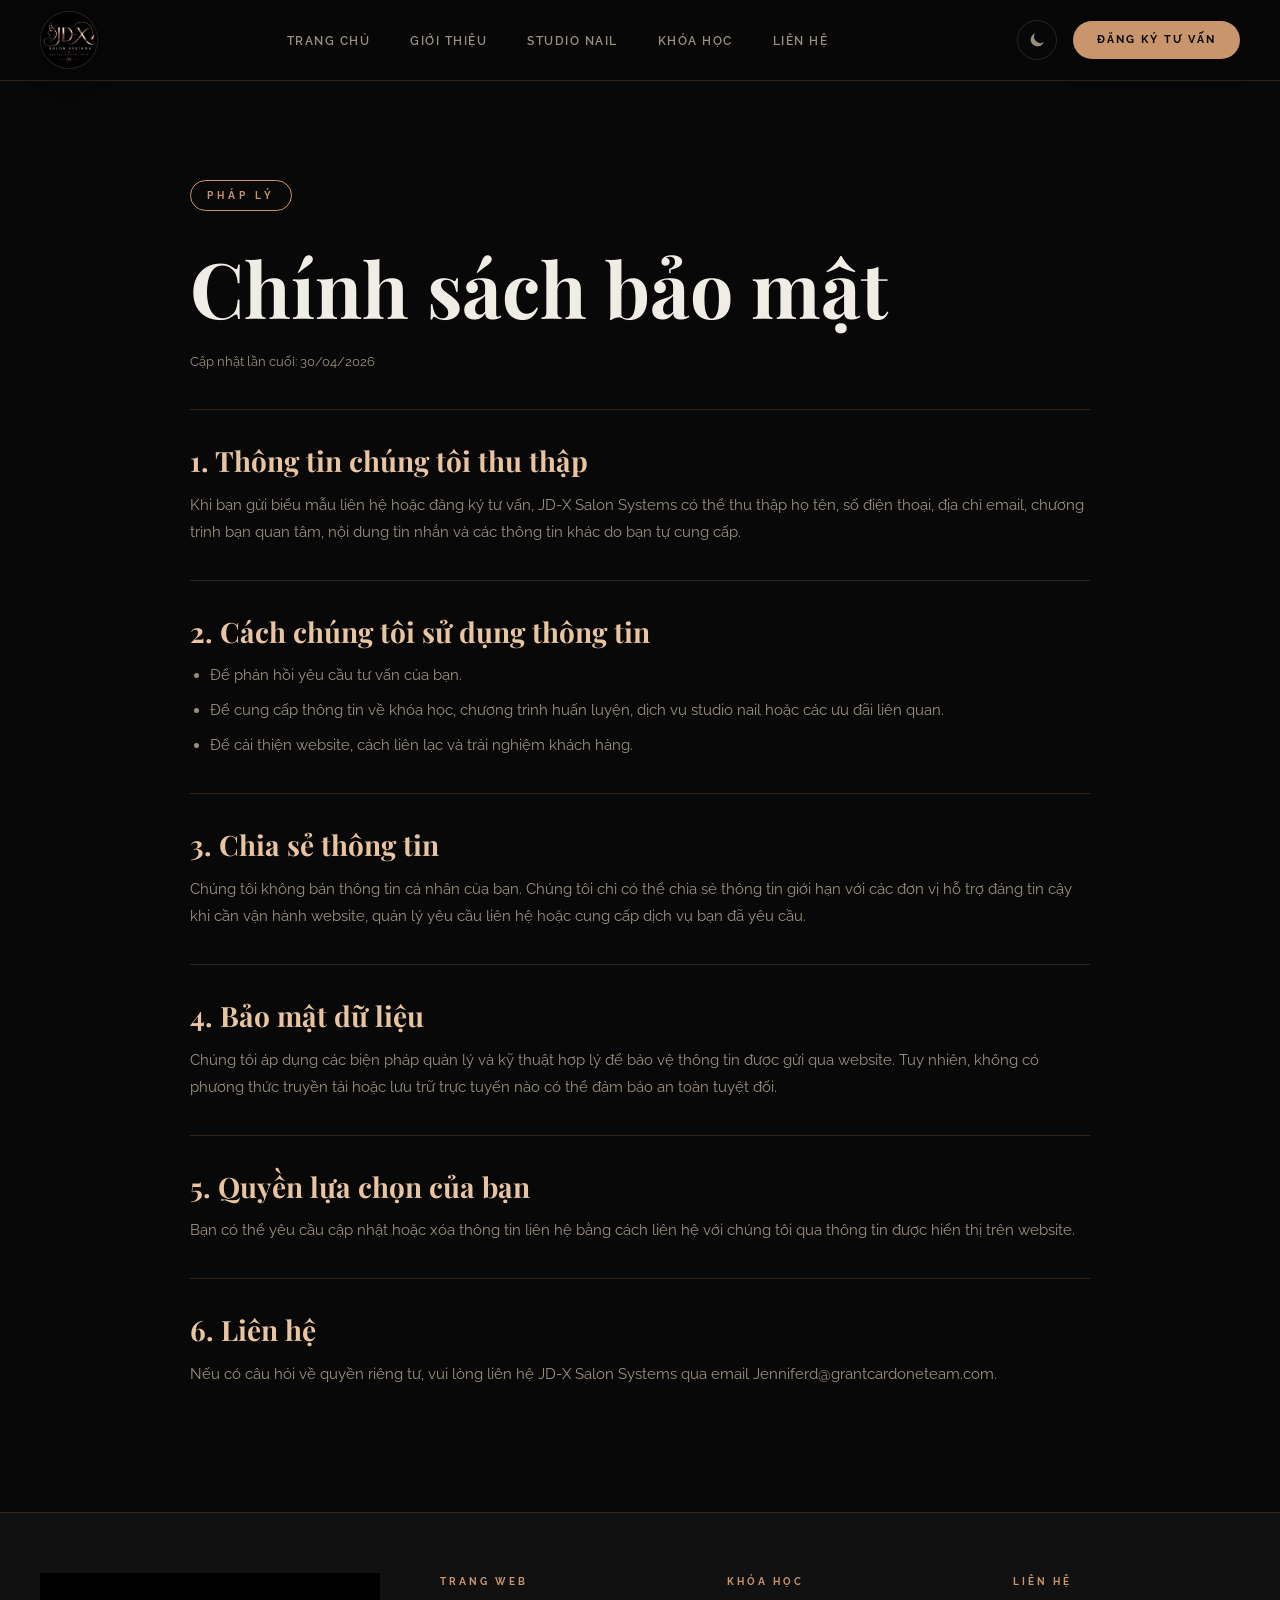
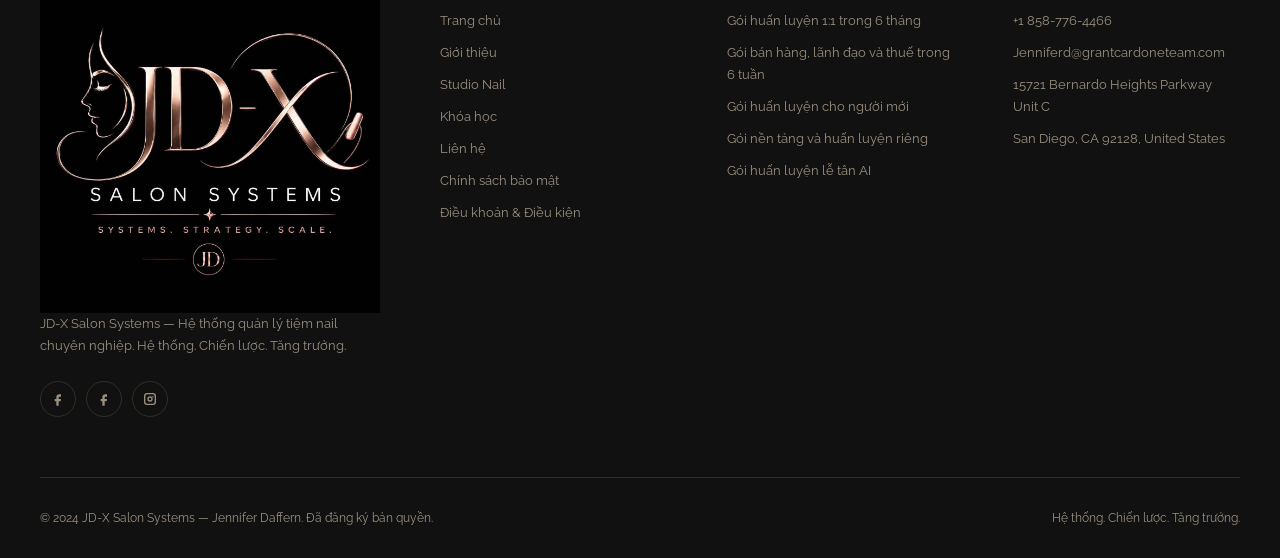
<file: privacy-policy.html>
<!DOCTYPE html>
<html lang="vi" data-theme="dark">
<head>
<meta charset="UTF-8">
<meta name="viewport" content="width=device-width, initial-scale=1.0">
<title>Chính sách bảo mật - JD-X Salon Systems</title>
<script>
  (function() {
    var theme = null;
    try { theme = localStorage.getItem('theme'); } catch (e) {}
    if (theme === 'light' || theme === 'dark') {
      document.documentElement.setAttribute('data-theme', theme);
    }
  })();
</script>
<link href="https://fonts.googleapis.com/css2?family=Playfair+Display:ital,wght@0,400;0,600;0,700;0,900;1,400&family=Raleway:wght@300;400;500;600;700;800&display=swap" rel="stylesheet">
<link rel="stylesheet" href="css/style.css">
</head>
<body data-page="privacy">

<!-- NAVIGATION -->
<nav id="navbar">
  <div class="nav-inner">
    <a class="nav-logo" href="index.html">
      <img src="assets/images/embedded-nail-2.jpg" alt="JD-X Salon Systems Logo">
    </a>
    <ul class="nav-links" id="navLinks">
      <li><a href="index.html" id="nav-home">Trang chủ</a></li>
      <li><a href="about.html" id="nav-about">Giới thiệu</a></li>
      <li><a href="studio.html" id="nav-studio">Studio Nail</a></li>
      <li><a href="courses.html" id="nav-courses">Khóa học</a></li>
      <li><a href="contact.html" id="nav-contact">Liên hệ</a></li>
    </ul>
    <div class="nav-right">
      <button class="theme-toggle" onclick="toggleTheme()" title="Chuyển giao diện" aria-label="Chuyển giao diện">
        <svg class="theme-icon theme-icon-moon" id="themeIcon" viewBox="0 0 24 24" aria-hidden="true">
          <path d="M21 14.6A8.4 8.4 0 0 1 9.4 3 9 9 0 1 0 21 14.6Z"></path>
        </svg>
        <svg class="theme-icon theme-icon-sun" viewBox="0 0 24 24" aria-hidden="true">
          <path d="M12 4.5a1 1 0 0 0 1-1V2a1 1 0 1 0-2 0v1.5a1 1 0 0 0 1 1Zm0 15a1 1 0 0 0-1 1V22a1 1 0 1 0 2 0v-1.5a1 1 0 0 0-1-1Zm7.5-6.5H22a1 1 0 1 0 0-2h-2.5a1 1 0 1 0 0 2ZM2 13h2.5a1 1 0 1 0 0-2H2a1 1 0 1 0 0 2Zm15.7-5.3 1.1-1.1a1 1 0 1 0-1.4-1.4l-1.1 1.1a1 1 0 1 0 1.4 1.4ZM6.3 16.3l-1.1 1.1a1 1 0 1 0 1.4 1.4l1.1-1.1a1 1 0 1 0-1.4-1.4Zm12.5 1.1-1.1-1.1a1 1 0 1 0-1.4 1.4l1.1 1.1a1 1 0 1 0 1.4-1.4ZM7.7 6.3 6.6 5.2a1 1 0 0 0-1.4 1.4l1.1 1.1a1 1 0 1 0 1.4-1.4ZM12 7a5 5 0 1 0 0 10 5 5 0 0 0 0-10Z"></path>
        </svg>
      </button>
      <a class="btn-nav" href="contact.html">Đăng ký tư vấn</a>
      <div class="hamburger" onclick="toggleMenu()" id="hamburger">
        <span></span><span></span><span></span>
      </div>
    </div>
  </div>
</nav>

<main class="legal-page">
  <section class="legal-hero">
    <span class="section-label">Pháp lý</span>
    <h1>Chính sách bảo mật</h1>
    <p class="legal-updated">Cập nhật lần cuối: 30/04/2026</p>
  </section>

  <section class="legal-content">
    <div class="legal-section">
      <h2>1. Thông tin chúng tôi thu thập</h2>
      <p>Khi bạn gửi biểu mẫu liên hệ hoặc đăng ký tư vấn, JD-X Salon Systems có thể thu thập họ tên, số điện thoại, địa chỉ email, chương trình bạn quan tâm, nội dung tin nhắn và các thông tin khác do bạn tự cung cấp.</p>
    </div>
    <div class="legal-section">
      <h2>2. Cách chúng tôi sử dụng thông tin</h2>
      <ul>
        <li>Để phản hồi yêu cầu tư vấn của bạn.</li>
        <li>Để cung cấp thông tin về khóa học, chương trình huấn luyện, dịch vụ studio nail hoặc các ưu đãi liên quan.</li>
        <li>Để cải thiện website, cách liên lạc và trải nghiệm khách hàng.</li>
      </ul>
    </div>
    <div class="legal-section">
      <h2>3. Chia sẻ thông tin</h2>
      <p>Chúng tôi không bán thông tin cá nhân của bạn. Chúng tôi chỉ có thể chia sẻ thông tin giới hạn với các đơn vị hỗ trợ đáng tin cậy khi cần vận hành website, quản lý yêu cầu liên hệ hoặc cung cấp dịch vụ bạn đã yêu cầu.</p>
    </div>
    <div class="legal-section">
      <h2>4. Bảo mật dữ liệu</h2>
      <p>Chúng tôi áp dụng các biện pháp quản lý và kỹ thuật hợp lý để bảo vệ thông tin được gửi qua website. Tuy nhiên, không có phương thức truyền tải hoặc lưu trữ trực tuyến nào có thể đảm bảo an toàn tuyệt đối.</p>
    </div>
    <div class="legal-section">
      <h2>5. Quyền lựa chọn của bạn</h2>
      <p>Bạn có thể yêu cầu cập nhật hoặc xóa thông tin liên hệ bằng cách liên hệ với chúng tôi qua thông tin được hiển thị trên website.</p>
    </div>
    <div class="legal-section">
      <h2>6. Liên hệ</h2>
      <p>Nếu có câu hỏi về quyền riêng tư, vui lòng liên hệ JD-X Salon Systems qua email Jenniferd@grantcardoneteam.com.</p>
    </div>
  </section>
</main>

<!-- FOOTER -->
<footer>
  <div class="footer-inner">
    <div>
      <img src="assets/images/embedded-nail-2.jpg" alt="JD-X Salon Systems">
      <p class="footer-tagline">JD-X Salon Systems — Hệ thống quản lý tiệm nail chuyên nghiệp. Hệ thống. Chiến lược. Tăng trưởng.</p>
      <div class="footer-socials" aria-label="Liên kết mạng xã hội">
        <a class="footer-social" href="https://www.facebook.com/jeni.monkelien?mibextid=wwXIfr&mibextid=wwXIfr" target="_blank" rel="noopener noreferrer" aria-label="Facebook cá nhân">
          <svg viewBox="0 0 24 24" aria-hidden="true">
            <path d="M14 8.5h2.5V5H14c-2.8 0-4.5 1.7-4.5 4.4V12H7v3.5h2.5V22H13v-6.5h3l.5-3.5H13V9.8c0-.9.4-1.3 1-1.3Z"/>
          </svg>
        </a>
        <a class="footer-social" href="https://www.facebook.com/JDB10XNails" target="_blank" rel="noopener noreferrer" aria-label="Fanpage Facebook">
          <svg viewBox="0 0 24 24" aria-hidden="true">
            <path d="M14 8.5h2.5V5H14c-2.8 0-4.5 1.7-4.5 4.4V12H7v3.5h2.5V22H13v-6.5h3l.5-3.5H13V9.8c0-.9.4-1.3 1-1.3Z"/>
          </svg>
        </a>
        <a class="footer-social" href="https://www.instagram.com/jenniferdaffern?igsh=N3BhOGVqcm5zemxr" target="_blank" rel="noopener noreferrer" aria-label="Instagram">
          <svg viewBox="0 0 24 24" aria-hidden="true">
            <path fill-rule="evenodd" d="M7.8 3h8.4A4.8 4.8 0 0 1 21 7.8v8.4a4.8 4.8 0 0 1-4.8 4.8H7.8A4.8 4.8 0 0 1 3 16.2V7.8A4.8 4.8 0 0 1 7.8 3Zm0 2A2.8 2.8 0 0 0 5 7.8v8.4A2.8 2.8 0 0 0 7.8 19h8.4a2.8 2.8 0 0 0 2.8-2.8V7.8A2.8 2.8 0 0 0 16.2 5H7.8Zm8.7 2.6a1 1 0 1 1 0 2 1 1 0 0 1 0-2ZM12 8a4 4 0 1 1 0 8 4 4 0 0 1 0-8Zm0 2a2 2 0 1 0 0 4 2 2 0 0 0 0-4Z" clip-rule="evenodd"/>
          </svg>
        </a>
      </div>
    </div>
    <div class="footer-col">
      <h5>Trang web</h5>
      <ul>
        <li><a href="index.html">Trang chủ</a></li>
        <li><a href="about.html">Giới thiệu</a></li>
        <li><a href="studio.html">Studio Nail</a></li>
        <li><a href="courses.html">Khóa học</a></li>
        <li><a href="contact.html">Liên hệ</a></li>
        <li><a href="privacy-policy.html">Chính sách bảo mật</a></li>
        <li><a href="terms-conditions.html">Điều khoản &amp; Điều kiện</a></li>
      </ul>
    </div>
    <div class="footer-col">
      <h5>Khóa học</h5>
      <ul>
        <li>Gói huấn luyện 1:1 trong 6 tháng</li>
        <li>Gói bán hàng, lãnh đạo và thuế trong 6 tuần</li>
        <li>Gói huấn luyện cho người mới</li>
        <li>Gói nền tảng và huấn luyện riêng</li>
        <li>Gói huấn luyện lễ tân AI</li>
      </ul>
    </div>
    <div class="footer-col">
      <h5>Liên hệ</h5>
      <ul>
        <li>+1 858-776-4466</li>
        <li>Jenniferd@grantcardoneteam.com</li>
        <li>15721 Bernardo Heights Parkway Unit C</li>
        <li>San Diego, CA 92128, United States</li>
      </ul>
    </div>
  </div>
  <div class="footer-bottom">
    <span>© 2024 JD-X Salon Systems — Jennifer Daffern. Đã đăng ký bản quyền.</span>
    <span>Hệ thống. Chiến lược. Tăng trưởng.</span>
  </div>
</footer>

<script src="js/main.js"></script>
</body>
</html>
</file>
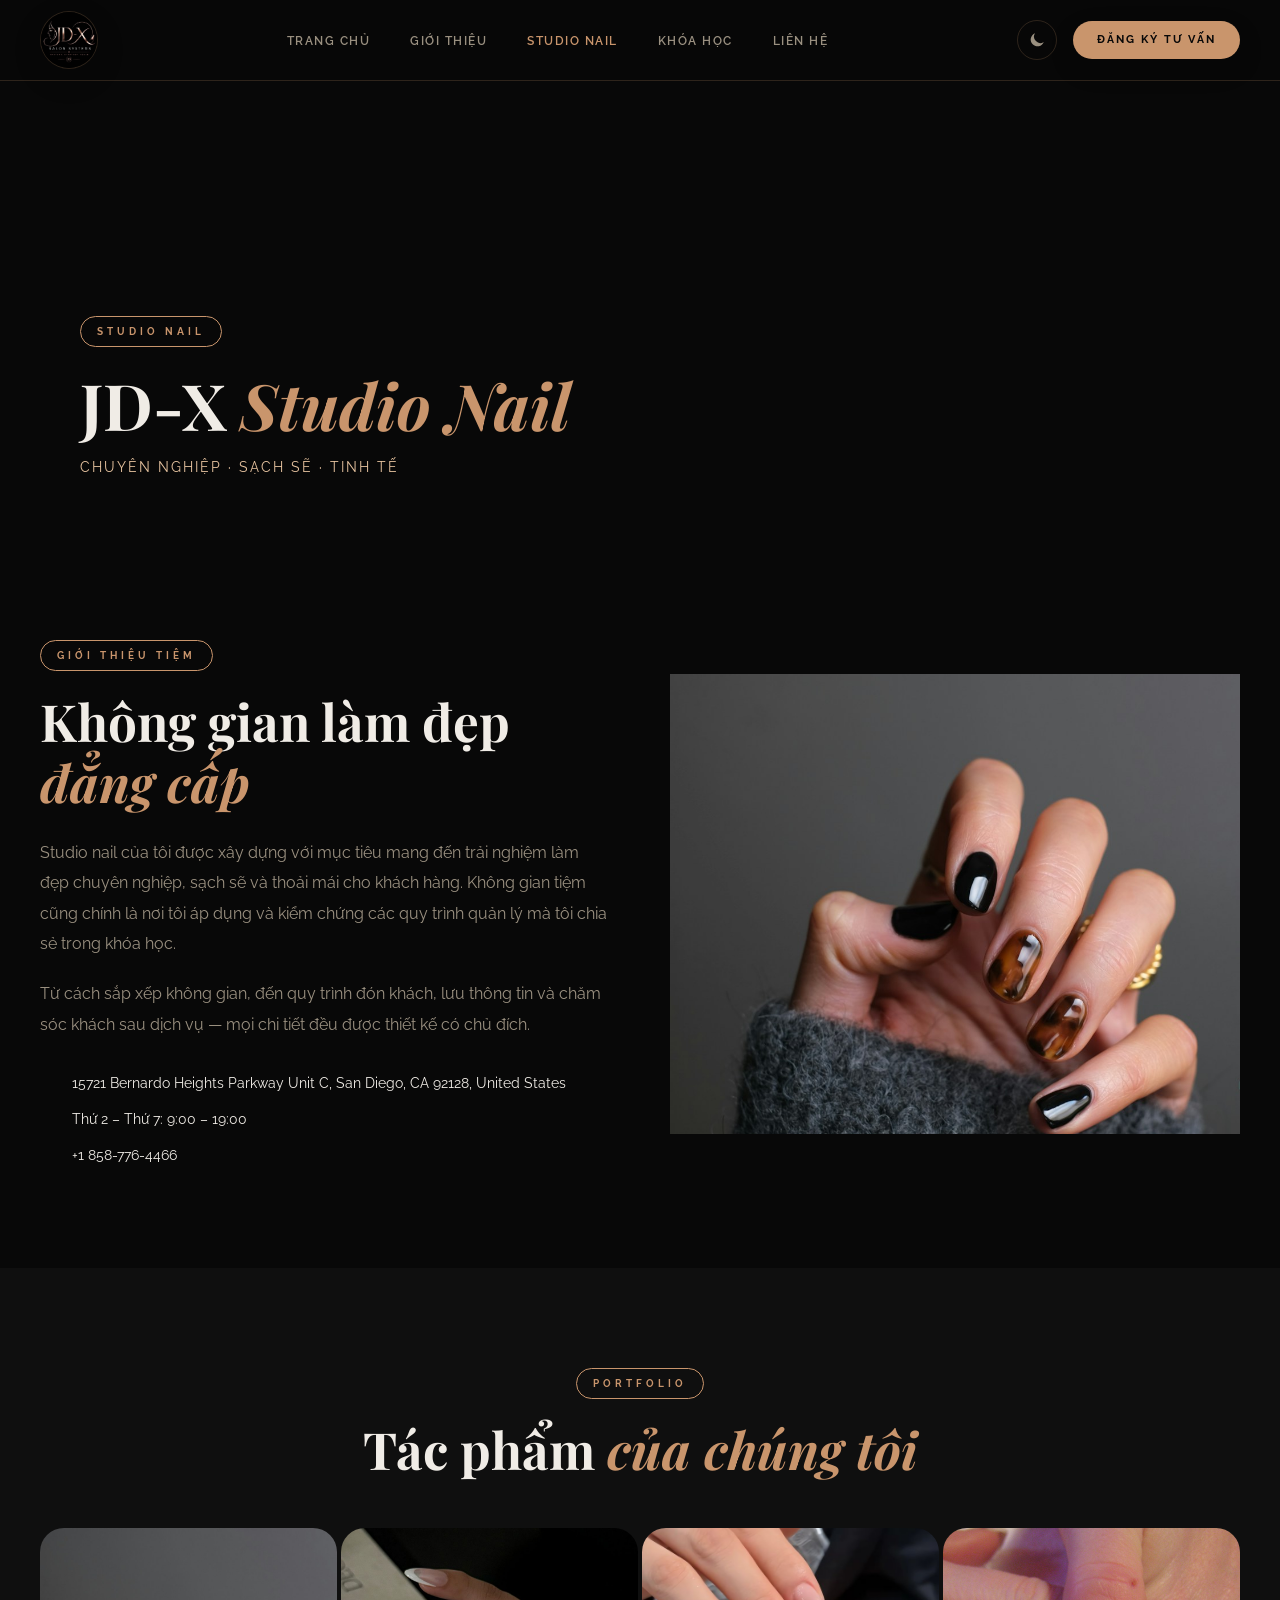
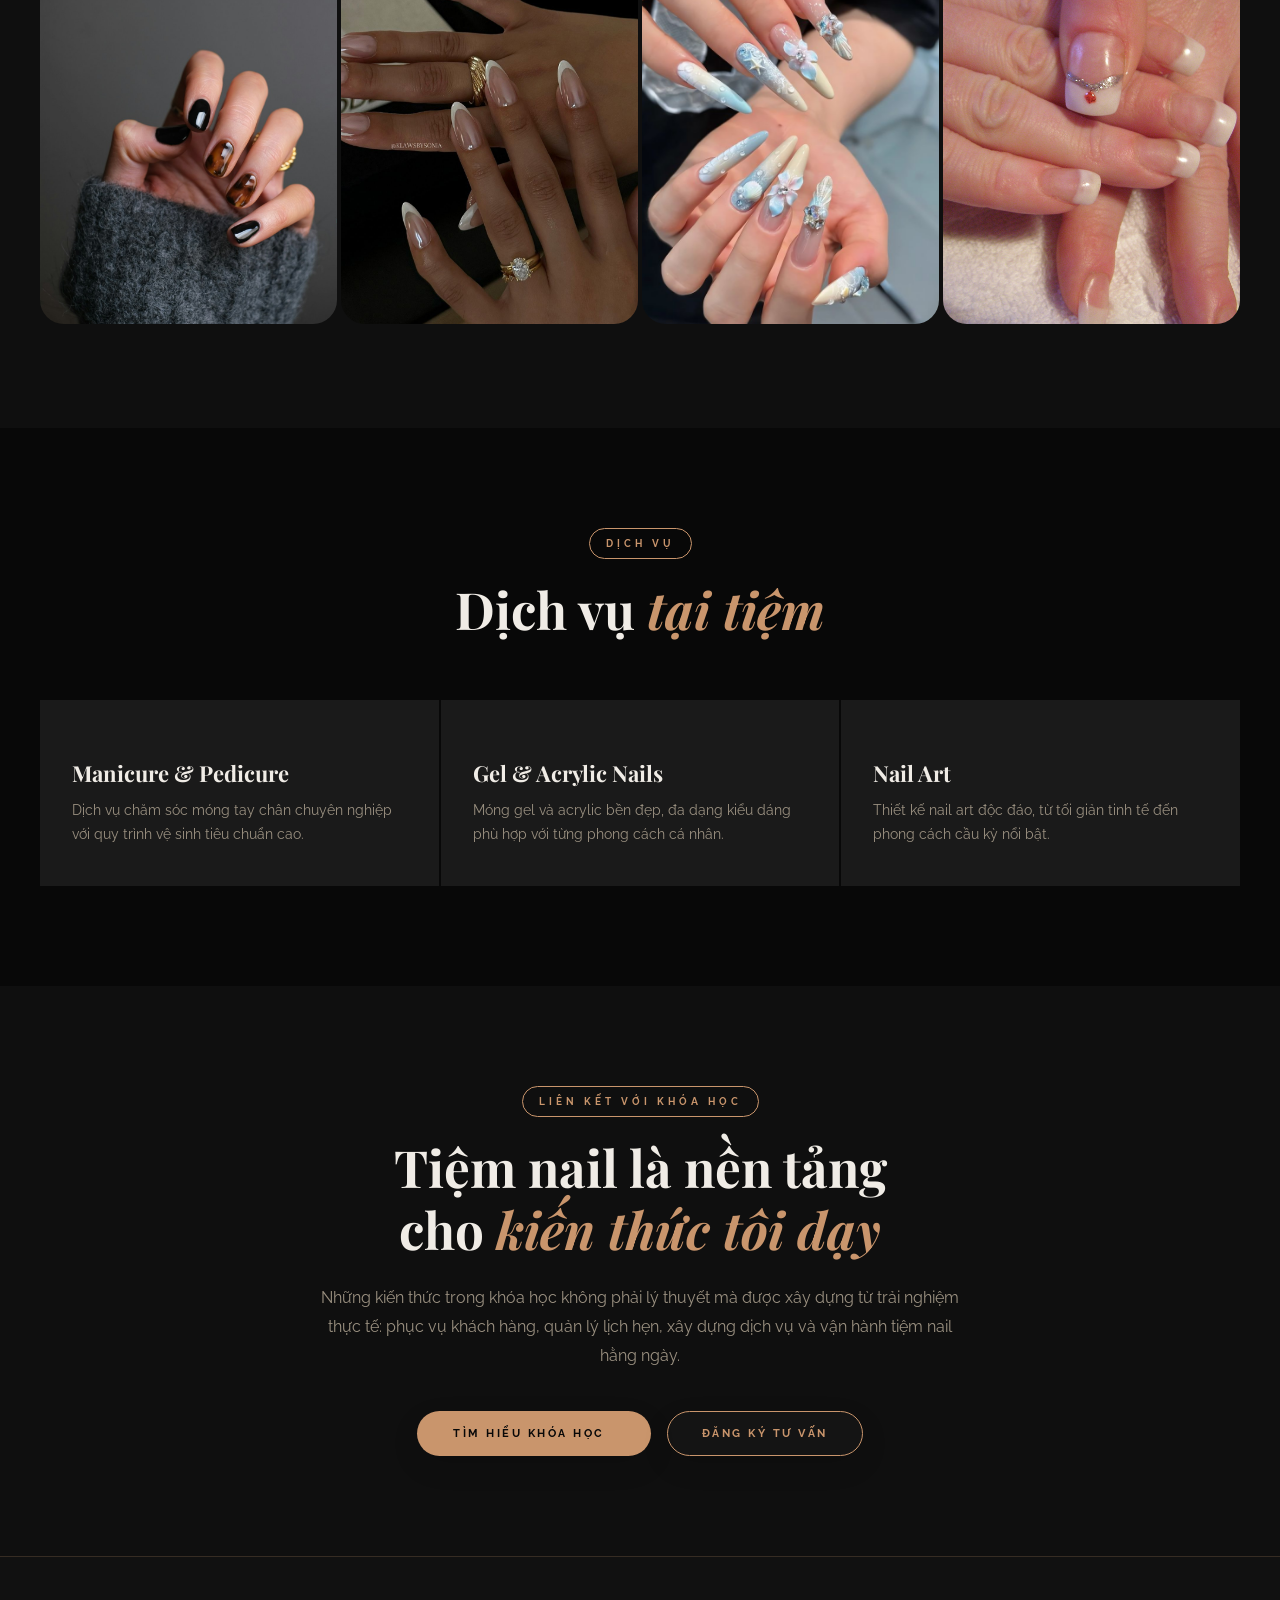
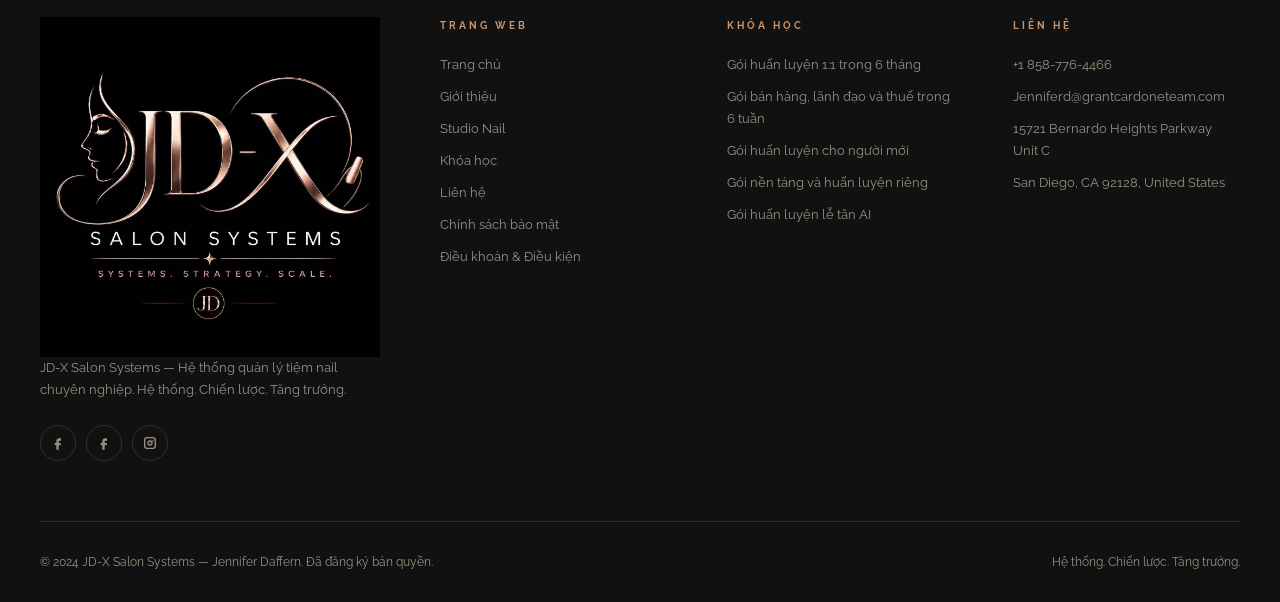
<file: studio.html>
﻿<!DOCTYPE html>
<html lang="vi" data-theme="dark">
<head>
<meta charset="UTF-8">
<meta name="viewport" content="width=device-width, initial-scale=1.0">
<title>Studio Nail — JD-X Salon Systems</title>
<script>
  (function() {
    var theme = null;
    try { theme = localStorage.getItem('theme'); } catch (e) {}
    if (theme === 'light' || theme === 'dark') {
      document.documentElement.setAttribute('data-theme', theme);
    }
  })();
</script>
<link href="https://fonts.googleapis.com/css2?family=Playfair+Display:ital,wght@0,400;0,600;0,700;0,900;1,400&family=Raleway:wght@300;400;500;600;700;800&display=swap" rel="stylesheet">
<link rel="stylesheet" href="css/style.css">
</head>
<body data-page="studio">

<!-- NAVIGATION -->
<!-- Header -->
<nav id="navbar">
  <div class="nav-inner">
    <a class="nav-logo" href="index.html">
      <img src="assets/images/embedded-nail-2.jpg" alt="JD-X Salon Systems Logo">
    </a>
    <ul class="nav-links" id="navLinks">
      <li><a href="index.html" id="nav-home">Trang chủ</a></li>
      <li><a href="about.html" id="nav-about">Giới thiệu</a></li>
      <li><a href="studio.html" class="active" id="nav-studio">Studio Nail</a></li>
      <li><a href="courses.html" id="nav-courses">Khóa học</a></li>
      <li><a href="contact.html" id="nav-contact">Liên hệ</a></li>
    </ul>
    <div class="nav-right">
      <button class="theme-toggle" onclick="toggleTheme()" title="Chuyển giao diện" aria-label="Chuyển giao diện">
        <svg class="theme-icon theme-icon-moon" id="themeIcon" viewBox="0 0 24 24" aria-hidden="true">
          <path d="M21 14.6A8.4 8.4 0 0 1 9.4 3 9 9 0 1 0 21 14.6Z"></path>
        </svg>
        <svg class="theme-icon theme-icon-sun" viewBox="0 0 24 24" aria-hidden="true">
          <path d="M12 4.5a1 1 0 0 0 1-1V2a1 1 0 1 0-2 0v1.5a1 1 0 0 0 1 1Zm0 15a1 1 0 0 0-1 1V22a1 1 0 1 0 2 0v-1.5a1 1 0 0 0-1-1Zm7.5-6.5H22a1 1 0 1 0 0-2h-2.5a1 1 0 1 0 0 2ZM2 13h2.5a1 1 0 1 0 0-2H2a1 1 0 1 0 0 2Zm15.7-5.3 1.1-1.1a1 1 0 1 0-1.4-1.4l-1.1 1.1a1 1 0 1 0 1.4 1.4ZM6.3 16.3l-1.1 1.1a1 1 0 1 0 1.4 1.4l1.1-1.1a1 1 0 1 0-1.4-1.4Zm12.5 1.1-1.1-1.1a1 1 0 1 0-1.4 1.4l1.1 1.1a1 1 0 1 0 1.4-1.4ZM7.7 6.3 6.6 5.2a1 1 0 0 0-1.4 1.4l1.1 1.1a1 1 0 1 0 1.4-1.4ZM12 7a5 5 0 1 0 0 10 5 5 0 0 0 0-10Z"></path>
        </svg>
      </button>
      <a class="btn-nav" href="contact.html">Đăng ký tư vấn</a>
      <div class="hamburger" onclick="toggleMenu()" id="hamburger">
        <span></span><span></span><span></span>
      </div>
    </div>
  </div>
</nav>

<main class="page active" id="page-studio">
<div class="page-hero">
    <div class="page-hero-bg studio-hero-bg"></div>
    <div class="page-hero-overlay"></div>
    <div class="page-hero-content">
      <span class="section-label">Studio Nail</span>
      <h1 style="font-size:clamp(36px,5vw,72px);color:var(--text)">JD-X <em style="color:var(--rose-gold)">Studio Nail</em></h1>
      <div style="font-size:14px;letter-spacing:2px;text-transform:uppercase;color:var(--rose-gold-light);margin-top:12px">Chuyên nghiệp · Sạch sẽ · Tinh tế</div>
    </div>
  </div>

  <!-- STUDIO INTRO -->
  <section class="section">
    <div class="salon-grid">
      <div>
        <span class="section-label">Giới thiệu tiệm</span>
        <h2 class="section-title">Không gian làm đẹp<br><em>đẳng cấp</em></h2>
        <p class="section-text">Studio nail của tôi được xây dựng với mục tiêu mang đến trải nghiệm làm đẹp chuyên nghiệp, sạch sẽ và thoải mái cho khách hàng. Không gian tiệm cũng chính là nơi tôi áp dụng và kiểm chứng các quy trình quản lý mà tôi chia sẻ trong khóa học.</p>
        <p class="section-text">Từ cách sắp xếp không gian, đến quy trình đón khách, lưu thông tin và chăm sóc khách sau dịch vụ — mọi chi tiết đều được thiết kế có chủ đích.</p>
        <div style="margin-top:32px;display:flex;flex-direction:column;gap:12px">
          <div style="display:flex;align-items:center;gap:12px;font-size:14px"><i class="fas fa-map-marker-alt" style="color:var(--rose-gold);width:20px"></i> 15721 Bernardo Heights Parkway Unit C, San Diego, CA 92128, United States</div>
          <div style="display:flex;align-items:center;gap:12px;font-size:14px"><i class="fas fa-clock" style="color:var(--rose-gold);width:20px"></i> Thứ 2 – Thứ 7: 9:00 – 19:00</div>
          <div style="display:flex;align-items:center;gap:12px;font-size:14px"><i class="fas fa-phone" style="color:var(--rose-gold);width:20px"></i> +1 858-776-4466</div>
        </div>
      </div>
      <div>
        <img src="assets/images/nail-studio-1.jpg" alt="Studio Nail" style="width:100%;height:460px;object-fit:cover;">
      </div>
    </div>
  </section>

  <!-- GALLERY -->
  <div class="section-full">
    <div class="inner">
      <div style="text-align:center;margin-bottom:48px">
        <span class="section-label">Portfolio</span>
        <h2 class="section-title">Tác phẩm <em>của chúng tôi</em></h2>
      </div>
      <div class="studio-gallery">
        <div class="gallery-item tall">
          <img src="assets/images/nail-studio-1.jpg" alt="Nail Art">
          <div class="gallery-overlay"><span>Gel Nails</span></div>
        </div>
        <div class="gallery-item">
          <img src="assets/images/nail-french-tip.jpg" alt="Nail Art">
          <div class="gallery-overlay"><span>Nail Art</span></div>
        </div>
        <div class="gallery-item">
          <img src="assets/images/nail-acrylic-salon.jpg" alt="Nail Art">
          <div class="gallery-overlay"><span>Acrylic</span></div>
        </div>
        <div class="gallery-item">
          <img src="assets/images/nail-glitter-diamond.jpg" alt="Nail Art">
          <div class="gallery-overlay"><span>French Tips</span></div>
        </div>
      </div>
    </div>
  </div>

  <!-- SERVICES -->
  <section class="section">
    <div style="text-align:center;margin-bottom:60px">
      <span class="section-label">Dịch vụ</span>
      <h2 class="section-title">Dịch vụ <em>tại tiệm</em></h2>
    </div>
    <div style="display:grid;grid-template-columns:repeat(3,1fr);gap:2px">
      <div style="background:var(--bg3);padding:40px 32px;transition:var(--transition)" onmouseover="this.style.background='var(--bg4)'" onmouseout="this.style.background='var(--bg3)'">
        <div style="color:var(--rose-gold);font-size:32px;margin-bottom:20px"><i class="fas fa-spa"></i></div>
        <h3 style="font-family:var(--font-heading);font-size:22px;margin-bottom:12px">Manicure & Pedicure</h3>
        <p style="font-size:14px;color:var(--text-muted);line-height:1.7">Dịch vụ chăm sóc móng tay chân chuyên nghiệp với quy trình vệ sinh tiêu chuẩn cao.</p>
      </div>
      <div style="background:var(--bg3);padding:40px 32px;transition:var(--transition)" onmouseover="this.style.background='var(--bg4)'" onmouseout="this.style.background='var(--bg3)'">
        <div style="color:var(--rose-gold);font-size:32px;margin-bottom:20px"><i class="fas fa-star"></i></div>
        <h3 style="font-family:var(--font-heading);font-size:22px;margin-bottom:12px">Gel & Acrylic Nails</h3>
        <p style="font-size:14px;color:var(--text-muted);line-height:1.7">Móng gel và acrylic bền đẹp, đa dạng kiểu dáng phù hợp với từng phong cách cá nhân.</p>
      </div>
      <div style="background:var(--bg3);padding:40px 32px;transition:var(--transition)" onmouseover="this.style.background='var(--bg4)'" onmouseout="this.style.background='var(--bg3)'">
        <div style="color:var(--rose-gold);font-size:32px;margin-bottom:20px"><i class="fas fa-paint-brush"></i></div>
        <h3 style="font-family:var(--font-heading);font-size:22px;margin-bottom:12px">Nail Art</h3>
        <p style="font-size:14px;color:var(--text-muted);line-height:1.7">Thiết kế nail art độc đáo, từ tối giản tinh tế đến phong cách cầu kỳ nổi bật.</p>
      </div>
    </div>
  </section>

  <!-- STUDIO-TO-COURSE LINK -->
  <div class="section-full" style="text-align:center">
    <div class="inner">
      <div style="max-width:650px;margin:0 auto">
        <span class="section-label">Liên kết với khóa học</span>
        <h2 class="section-title">Tiệm nail là nền tảng<br>cho <em>kiến thức tôi dạy</em></h2>
        <p style="font-size:16px;color:var(--text-muted);line-height:1.8;margin-bottom:40px">Những kiến thức trong khóa học không phải lý thuyết mà được xây dựng từ trải nghiệm thực tế: phục vụ khách hàng, quản lý lịch hẹn, xây dựng dịch vụ và vận hành tiệm nail hằng ngày.</p>
        <div style="display:flex;gap:16px;justify-content:center;flex-wrap:wrap">
          <button class="btn-primary" onclick="showPage('courses')">Tìm hiểu khóa học <i class="fas fa-arrow-right"></i></button>
          <button class="btn-outline" onclick="showPage('contact')">Đăng ký tư vấn</button>
        </div>
      </div>
    </div>
  </div>
</main>

<!-- FOOTER -->
<!-- Footer -->
<footer>
  <div class="footer-inner">
    <div>
      <img src="assets/images/embedded-nail-2.jpg" alt="JD-X Salon Systems">
      <p class="footer-tagline">JD-X Salon Systems — Hệ thống quản lý tiệm nail chuyên nghiệp. Hệ thống. Chiến lược. Tăng trưởng.</p>
      <div class="footer-socials" aria-label="Liên kết mạng xã hội">
        <a class="footer-social" href="https://www.facebook.com/jeni.monkelien?mibextid=wwXIfr&mibextid=wwXIfr" target="_blank" rel="noopener noreferrer" aria-label="Facebook cá nhân">
          <svg viewBox="0 0 24 24" aria-hidden="true">
            <path d="M14 8.5h2.5V5H14c-2.8 0-4.5 1.7-4.5 4.4V12H7v3.5h2.5V22H13v-6.5h3l.5-3.5H13V9.8c0-.9.4-1.3 1-1.3Z"/>
          </svg>
        </a>
        <a class="footer-social" href="https://www.facebook.com/JDB10XNails" target="_blank" rel="noopener noreferrer" aria-label="Fanpage Facebook">
          <svg viewBox="0 0 24 24" aria-hidden="true">
            <path d="M14 8.5h2.5V5H14c-2.8 0-4.5 1.7-4.5 4.4V12H7v3.5h2.5V22H13v-6.5h3l.5-3.5H13V9.8c0-.9.4-1.3 1-1.3Z"/>
          </svg>
        </a>
        <a class="footer-social" href="https://www.instagram.com/jenniferdaffern?igsh=N3BhOGVqcm5zemxr" target="_blank" rel="noopener noreferrer" aria-label="Instagram">
          <svg viewBox="0 0 24 24" aria-hidden="true">
            <path fill-rule="evenodd" d="M7.8 3h8.4A4.8 4.8 0 0 1 21 7.8v8.4a4.8 4.8 0 0 1-4.8 4.8H7.8A4.8 4.8 0 0 1 3 16.2V7.8A4.8 4.8 0 0 1 7.8 3Zm0 2A2.8 2.8 0 0 0 5 7.8v8.4A2.8 2.8 0 0 0 7.8 19h8.4a2.8 2.8 0 0 0 2.8-2.8V7.8A2.8 2.8 0 0 0 16.2 5H7.8Zm8.7 2.6a1 1 0 1 1 0 2 1 1 0 0 1 0-2ZM12 8a4 4 0 1 1 0 8 4 4 0 0 1 0-8Zm0 2a2 2 0 1 0 0 4 2 2 0 0 0 0-4Z" clip-rule="evenodd"/>
          </svg>
        </a>
      </div>
    </div>
    <div class="footer-col">
      <h5>Trang web</h5>
      <ul>
        <li><a href="index.html">Trang chủ</a></li>
        <li><a href="about.html">Giới thiệu</a></li>
        <li><a href="studio.html">Studio Nail</a></li>
        <li><a href="courses.html">Khóa học</a></li>
        <li><a href="contact.html">Liên hệ</a></li>
        <li><a href="privacy-policy.html">Chính sách bảo mật</a></li>
        <li><a href="terms-conditions.html">Điều khoản &amp; Điều kiện</a></li>
      </ul>
    </div>
    <div class="footer-col">
      <h5>Khóa học</h5>
      <ul>
        <li>Gói huấn luyện 1:1 trong 6 tháng</li>
        <li>Gói bán hàng, lãnh đạo và thuế trong 6 tuần</li>
        <li>Gói huấn luyện cho người mới</li>
        <li>Gói nền tảng và huấn luyện riêng</li>
        <li>Gói huấn luyện lễ tân AI</li>
      </ul>
    </div>
    <div class="footer-col">
      <h5>Liên hệ</h5>
      <ul>
        <li>+1 858-776-4466</li>
        <li>Jenniferd@grantcardoneteam.com</li>
        <li>15721 Bernardo Heights Parkway Unit C</li>
        <li>San Diego, CA 92128, United States</li>
      </ul>
    </div>
  </div>
  <div class="footer-bottom">
    <span>© 2024 JD-X Salon Systems — Jennifer Daffern. Đã đăng ký bản quyền.</span>
    <span>Hệ thống. Chiến lược. Tăng trưởng.</span>
  </div>
</footer>

<!-- SUCCESS MODAL -->
<!-- Success Modal -->
<div id="successModal" style="display:none;position:fixed;inset:0;background:rgba(0,0,0,0.8);z-index:9999;display:none;align-items:center;justify-content:center">
  <div style="background:var(--bg3);padding:60px;max-width:500px;width:90%;text-align:center;position:relative">
    <button onclick="document.getElementById('successModal').style.display='none'" style="position:absolute;top:20px;right:20px;background:none;border:none;color:var(--text-muted);font-size:20px;cursor:pointer">✕</button>
    <div style="color:var(--rose-gold);font-size:48px;margin-bottom:24px">✓</div>
    <h3 style="font-family:var(--font-heading);font-size:28px;margin-bottom:16px">Cảm ơn bạn!</h3>
    <p style="color:var(--text-muted);line-height:1.7;margin-bottom:32px">Tôi đã nhận được thông tin của bạn và sẽ liên hệ lại trong vòng 24 giờ để tư vấn chi tiết.</p>
    <div style="display:flex;gap:12px;justify-content:center;flex-wrap:wrap">
      <button class="btn-primary" onclick="showPage('courses');document.getElementById('successModal').style.display='none'">Xem khóa học</button>
      <button class="btn-outline" onclick="document.getElementById('successModal').style.display='none'">Đóng</button>
    </div>
  </div>
</div>

<script src="js/main.js"></script>
</body>
</html>
</file>
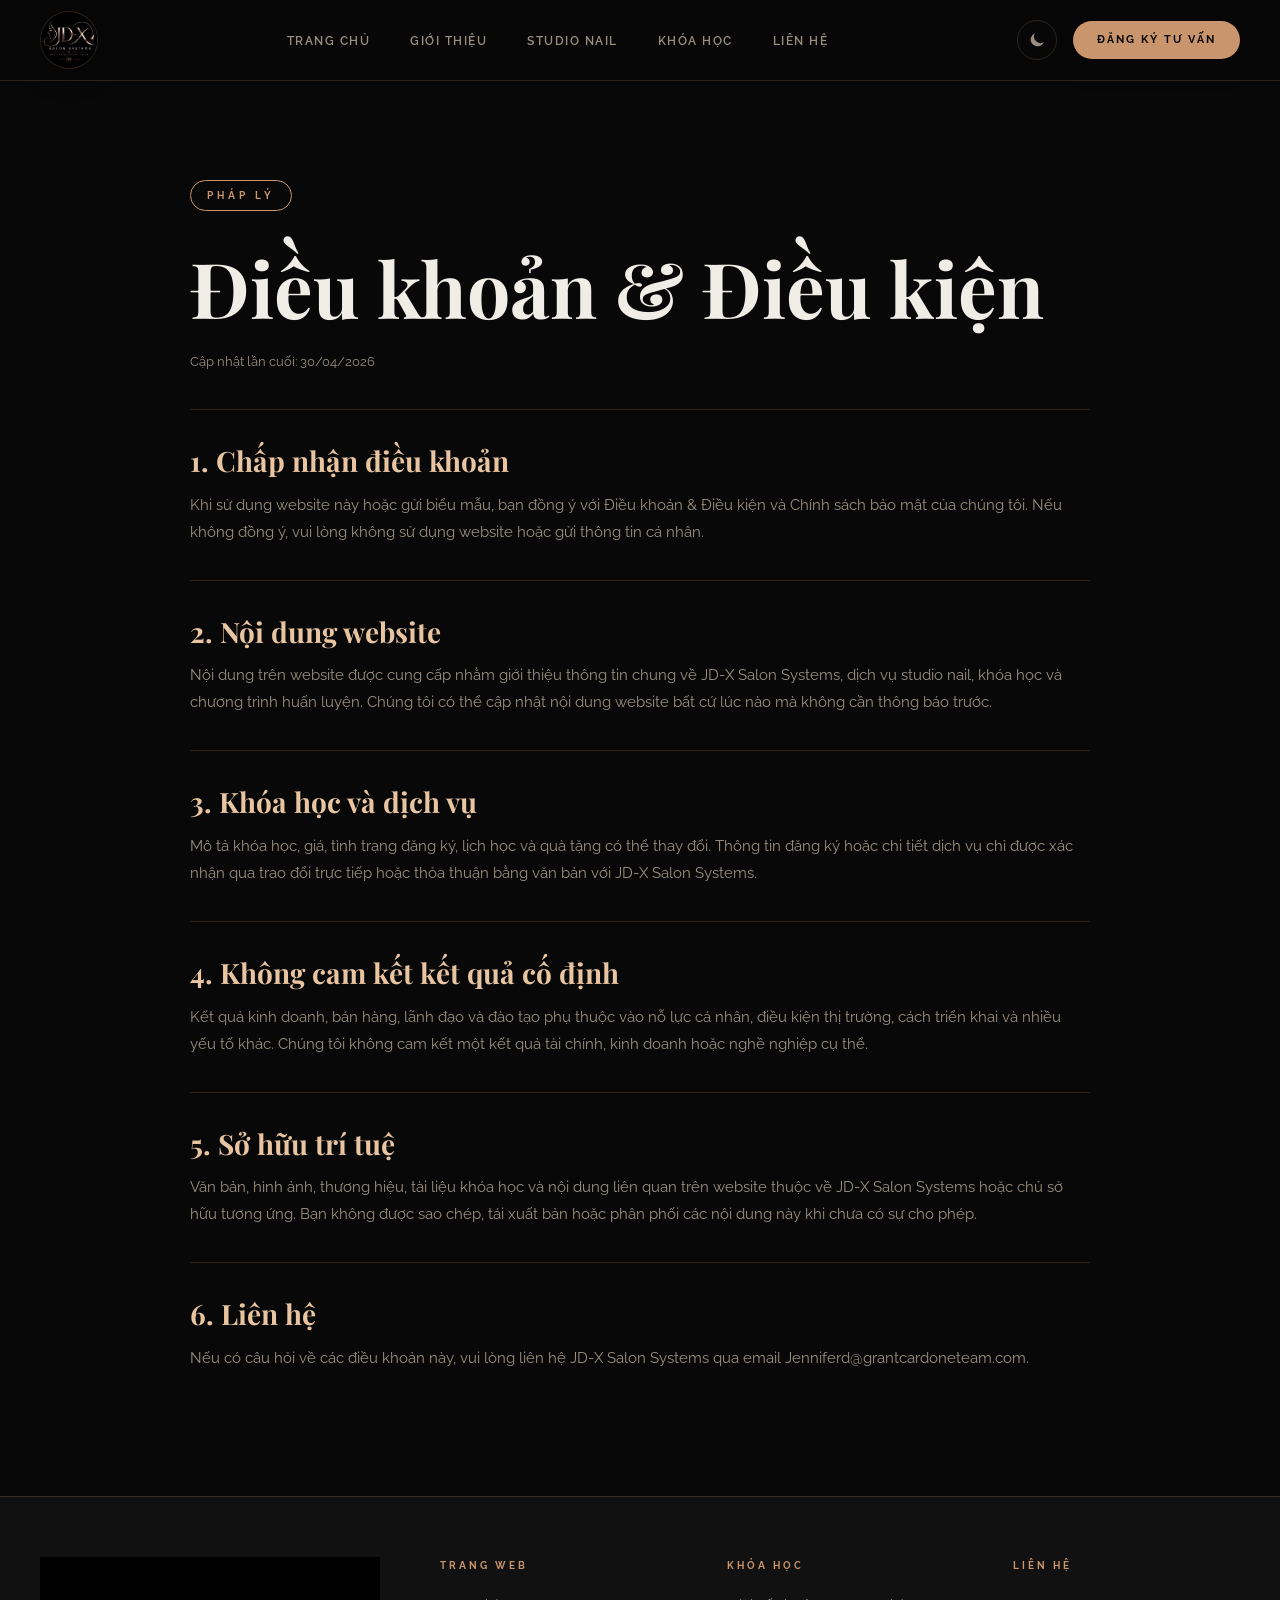
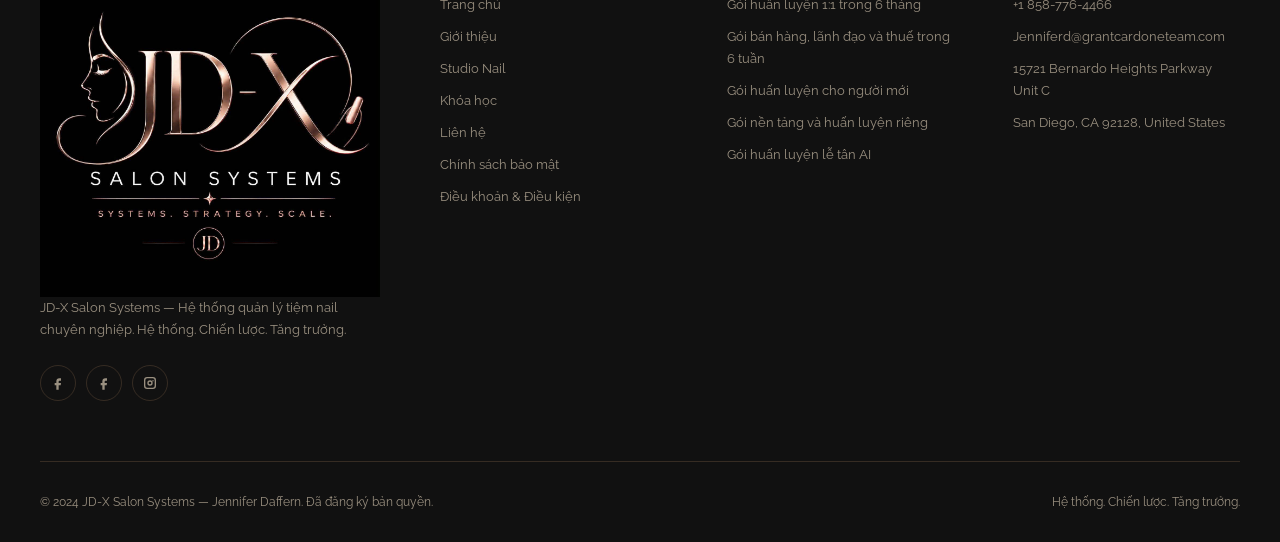
<file: terms-conditions.html>
<!DOCTYPE html>
<html lang="vi" data-theme="dark">
<head>
<meta charset="UTF-8">
<meta name="viewport" content="width=device-width, initial-scale=1.0">
<title>Điều khoản &amp; Điều kiện - JD-X Salon Systems</title>
<script>
  (function() {
    var theme = null;
    try { theme = localStorage.getItem('theme'); } catch (e) {}
    if (theme === 'light' || theme === 'dark') {
      document.documentElement.setAttribute('data-theme', theme);
    }
  })();
</script>
<link href="https://fonts.googleapis.com/css2?family=Playfair+Display:ital,wght@0,400;0,600;0,700;0,900;1,400&family=Raleway:wght@300;400;500;600;700;800&display=swap" rel="stylesheet">
<link rel="stylesheet" href="css/style.css">
</head>
<body data-page="terms">

<!-- NAVIGATION -->
<nav id="navbar">
  <div class="nav-inner">
    <a class="nav-logo" href="index.html">
      <img src="assets/images/embedded-nail-2.jpg" alt="JD-X Salon Systems Logo">
    </a>
    <ul class="nav-links" id="navLinks">
      <li><a href="index.html" id="nav-home">Trang chủ</a></li>
      <li><a href="about.html" id="nav-about">Giới thiệu</a></li>
      <li><a href="studio.html" id="nav-studio">Studio Nail</a></li>
      <li><a href="courses.html" id="nav-courses">Khóa học</a></li>
      <li><a href="contact.html" id="nav-contact">Liên hệ</a></li>
    </ul>
    <div class="nav-right">
      <button class="theme-toggle" onclick="toggleTheme()" title="Chuyển giao diện" aria-label="Chuyển giao diện">
        <svg class="theme-icon theme-icon-moon" id="themeIcon" viewBox="0 0 24 24" aria-hidden="true">
          <path d="M21 14.6A8.4 8.4 0 0 1 9.4 3 9 9 0 1 0 21 14.6Z"></path>
        </svg>
        <svg class="theme-icon theme-icon-sun" viewBox="0 0 24 24" aria-hidden="true">
          <path d="M12 4.5a1 1 0 0 0 1-1V2a1 1 0 1 0-2 0v1.5a1 1 0 0 0 1 1Zm0 15a1 1 0 0 0-1 1V22a1 1 0 1 0 2 0v-1.5a1 1 0 0 0-1-1Zm7.5-6.5H22a1 1 0 1 0 0-2h-2.5a1 1 0 1 0 0 2ZM2 13h2.5a1 1 0 1 0 0-2H2a1 1 0 1 0 0 2Zm15.7-5.3 1.1-1.1a1 1 0 1 0-1.4-1.4l-1.1 1.1a1 1 0 1 0 1.4 1.4ZM6.3 16.3l-1.1 1.1a1 1 0 1 0 1.4 1.4l1.1-1.1a1 1 0 1 0-1.4-1.4Zm12.5 1.1-1.1-1.1a1 1 0 1 0-1.4 1.4l1.1 1.1a1 1 0 1 0 1.4-1.4ZM7.7 6.3 6.6 5.2a1 1 0 0 0-1.4 1.4l1.1 1.1a1 1 0 1 0 1.4-1.4ZM12 7a5 5 0 1 0 0 10 5 5 0 0 0 0-10Z"></path>
        </svg>
      </button>
      <a class="btn-nav" href="contact.html">Đăng ký tư vấn</a>
      <div class="hamburger" onclick="toggleMenu()" id="hamburger">
        <span></span><span></span><span></span>
      </div>
    </div>
  </div>
</nav>

<main class="legal-page">
  <section class="legal-hero">
    <span class="section-label">Pháp lý</span>
    <h1>Điều khoản &amp; Điều kiện</h1>
    <p class="legal-updated">Cập nhật lần cuối: 30/04/2026</p>
  </section>

  <section class="legal-content">
    <div class="legal-section">
      <h2>1. Chấp nhận điều khoản</h2>
      <p>Khi sử dụng website này hoặc gửi biểu mẫu, bạn đồng ý với Điều khoản &amp; Điều kiện và Chính sách bảo mật của chúng tôi. Nếu không đồng ý, vui lòng không sử dụng website hoặc gửi thông tin cá nhân.</p>
    </div>
    <div class="legal-section">
      <h2>2. Nội dung website</h2>
      <p>Nội dung trên website được cung cấp nhằm giới thiệu thông tin chung về JD-X Salon Systems, dịch vụ studio nail, khóa học và chương trình huấn luyện. Chúng tôi có thể cập nhật nội dung website bất cứ lúc nào mà không cần thông báo trước.</p>
    </div>
    <div class="legal-section">
      <h2>3. Khóa học và dịch vụ</h2>
      <p>Mô tả khóa học, giá, tình trạng đăng ký, lịch học và quà tặng có thể thay đổi. Thông tin đăng ký hoặc chi tiết dịch vụ chỉ được xác nhận qua trao đổi trực tiếp hoặc thỏa thuận bằng văn bản với JD-X Salon Systems.</p>
    </div>
    <div class="legal-section">
      <h2>4. Không cam kết kết quả cố định</h2>
      <p>Kết quả kinh doanh, bán hàng, lãnh đạo và đào tạo phụ thuộc vào nỗ lực cá nhân, điều kiện thị trường, cách triển khai và nhiều yếu tố khác. Chúng tôi không cam kết một kết quả tài chính, kinh doanh hoặc nghề nghiệp cụ thể.</p>
    </div>
    <div class="legal-section">
      <h2>5. Sở hữu trí tuệ</h2>
      <p>Văn bản, hình ảnh, thương hiệu, tài liệu khóa học và nội dung liên quan trên website thuộc về JD-X Salon Systems hoặc chủ sở hữu tương ứng. Bạn không được sao chép, tái xuất bản hoặc phân phối các nội dung này khi chưa có sự cho phép.</p>
    </div>
    <div class="legal-section">
      <h2>6. Liên hệ</h2>
      <p>Nếu có câu hỏi về các điều khoản này, vui lòng liên hệ JD-X Salon Systems qua email Jenniferd@grantcardoneteam.com.</p>
    </div>
  </section>
</main>

<!-- FOOTER -->
<footer>
  <div class="footer-inner">
    <div>
      <img src="assets/images/embedded-nail-2.jpg" alt="JD-X Salon Systems">
      <p class="footer-tagline">JD-X Salon Systems — Hệ thống quản lý tiệm nail chuyên nghiệp. Hệ thống. Chiến lược. Tăng trưởng.</p>
      <div class="footer-socials" aria-label="Liên kết mạng xã hội">
        <a class="footer-social" href="https://www.facebook.com/jeni.monkelien?mibextid=wwXIfr&mibextid=wwXIfr" target="_blank" rel="noopener noreferrer" aria-label="Facebook cá nhân">
          <svg viewBox="0 0 24 24" aria-hidden="true">
            <path d="M14 8.5h2.5V5H14c-2.8 0-4.5 1.7-4.5 4.4V12H7v3.5h2.5V22H13v-6.5h3l.5-3.5H13V9.8c0-.9.4-1.3 1-1.3Z"/>
          </svg>
        </a>
        <a class="footer-social" href="https://www.facebook.com/JDB10XNails" target="_blank" rel="noopener noreferrer" aria-label="Fanpage Facebook">
          <svg viewBox="0 0 24 24" aria-hidden="true">
            <path d="M14 8.5h2.5V5H14c-2.8 0-4.5 1.7-4.5 4.4V12H7v3.5h2.5V22H13v-6.5h3l.5-3.5H13V9.8c0-.9.4-1.3 1-1.3Z"/>
          </svg>
        </a>
        <a class="footer-social" href="https://www.instagram.com/jenniferdaffern?igsh=N3BhOGVqcm5zemxr" target="_blank" rel="noopener noreferrer" aria-label="Instagram">
          <svg viewBox="0 0 24 24" aria-hidden="true">
            <path fill-rule="evenodd" d="M7.8 3h8.4A4.8 4.8 0 0 1 21 7.8v8.4a4.8 4.8 0 0 1-4.8 4.8H7.8A4.8 4.8 0 0 1 3 16.2V7.8A4.8 4.8 0 0 1 7.8 3Zm0 2A2.8 2.8 0 0 0 5 7.8v8.4A2.8 2.8 0 0 0 7.8 19h8.4a2.8 2.8 0 0 0 2.8-2.8V7.8A2.8 2.8 0 0 0 16.2 5H7.8Zm8.7 2.6a1 1 0 1 1 0 2 1 1 0 0 1 0-2ZM12 8a4 4 0 1 1 0 8 4 4 0 0 1 0-8Zm0 2a2 2 0 1 0 0 4 2 2 0 0 0 0-4Z" clip-rule="evenodd"/>
          </svg>
        </a>
      </div>
    </div>
    <div class="footer-col">
      <h5>Trang web</h5>
      <ul>
        <li><a href="index.html">Trang chủ</a></li>
        <li><a href="about.html">Giới thiệu</a></li>
        <li><a href="studio.html">Studio Nail</a></li>
        <li><a href="courses.html">Khóa học</a></li>
        <li><a href="contact.html">Liên hệ</a></li>
        <li><a href="privacy-policy.html">Chính sách bảo mật</a></li>
        <li><a href="terms-conditions.html">Điều khoản &amp; Điều kiện</a></li>
      </ul>
    </div>
    <div class="footer-col">
      <h5>Khóa học</h5>
      <ul>
        <li>Gói huấn luyện 1:1 trong 6 tháng</li>
        <li>Gói bán hàng, lãnh đạo và thuế trong 6 tuần</li>
        <li>Gói huấn luyện cho người mới</li>
        <li>Gói nền tảng và huấn luyện riêng</li>
        <li>Gói huấn luyện lễ tân AI</li>
      </ul>
    </div>
    <div class="footer-col">
      <h5>Liên hệ</h5>
      <ul>
        <li>+1 858-776-4466</li>
        <li>Jenniferd@grantcardoneteam.com</li>
        <li>15721 Bernardo Heights Parkway Unit C</li>
        <li>San Diego, CA 92128, United States</li>
      </ul>
    </div>
  </div>
  <div class="footer-bottom">
    <span>© 2024 JD-X Salon Systems — Jennifer Daffern. Đã đăng ký bản quyền.</span>
    <span>Hệ thống. Chiến lược. Tăng trưởng.</span>
  </div>
</footer>

<script src="js/main.js"></script>
</body>
</html>
</file>
<file: css/style.css>
﻿/* =========================================
   CSS VARIABLES & THEME
========================================= */
:root {
  --rose-gold: #c9956c;
  --rose-gold-light: #e8c4a0;
  --rose-gold-dark: #a0704a;
  --gold: #d4af7a;
  --font-heading: 'Playfair Display', serif;
  --font-body: 'Raleway', sans-serif;
  --transition: all 0.4s cubic-bezier(0.25, 0.8, 0.25, 1);
  --radius-sm: 10px;
  --radius-md: 16px;
  --radius-lg: 24px;
  --radius-pill: 999px;
}

[data-theme="dark"] {
  --bg: #080808;
  --bg2: #111111;
  --bg3: #1a1a1a;
  --bg4: #222222;
  --text: #f0ece6;
  --text-muted: #9a9080;
  --border: rgba(201,149,108,0.2);
  --card-bg: rgba(255,255,255,0.03);
  --nav-bg: rgba(8,8,8,0.95);
  --hero-overlay: linear-gradient(135deg, rgba(8,8,8,0.92) 0%, rgba(8,8,8,0.6) 60%, rgba(8,8,8,0.3) 100%);
  --section-alt: #0f0f0f;
}

[data-theme="light"] {
  --bg: #faf7f4;
  --bg2: #f0ebe4;
  --bg3: #e8e0d6;
  --bg4: #ddd4c7;
  --text: #120d09;
  --text-muted: #4f4034;
  --rose-gold: #8f552f;
  --rose-gold-light: #7b4325;
  --rose-gold-dark: #63341b;
  --gold: #8f622c;
  --border: rgba(99,52,27,0.34);
  --card-bg: rgba(55,32,20,0.06);
  --nav-bg: rgba(250,247,244,0.95);
  --hero-overlay: linear-gradient(135deg, rgba(250,247,244,0.96) 0%, rgba(250,247,244,0.78) 58%, rgba(250,247,244,0.32) 100%);
  --section-alt: #f5f0ea;
}

[data-theme="light"] .nav-links a,
[data-theme="light"] .section-text,
[data-theme="light"] .footer-tagline,
[data-theme="light"] .footer-col ul li,
[data-theme="light"] .footer-bottom,
[data-theme="light"] .form-consent,
[data-theme="light"] .legal-section p,
[data-theme="light"] .legal-section li {
  color: #3f332b;
}

[data-theme="light"] .hero-desc {
  color: #201711;
  opacity: 1;
}

[data-theme="light"] .hero-subtitle,
[data-theme="light"] .section-label,
[data-theme="light"] .footer-col h5,
[data-theme="light"] .form-group label {
  color: #7a3f20;
}

[data-theme="light"] .form-group input::placeholder,
[data-theme="light"] .form-group textarea::placeholder {
  color: #6b5a4d;
  opacity: 1;
}

/* =========================================
   RESET & BASE
========================================= */
*, *::before, *::after { margin: 0; padding: 0; box-sizing: border-box; }

html { scroll-behavior: smooth; }

body {
  font-family: var(--font-body);
  background: var(--bg);
  color: var(--text);
  line-height: 1.7;
  transition: background 0.4s, color 0.4s;
  overflow-x: hidden;
}

h1,h2,h3,h4 { font-family: var(--font-heading); line-height: 1.2; }

a { text-decoration: none; color: inherit; }

img { max-width: 100%; height: auto; display: block; }

/* =========================================
   SCROLLBAR
========================================= */
::-webkit-scrollbar { width: 4px; }
::-webkit-scrollbar-track { background: var(--bg); }
::-webkit-scrollbar-thumb { background: var(--rose-gold); border-radius: 2px; }

/* =========================================
   ORNAMENTAL ELEMENTS
========================================= */
.ornament {
  display: inline-flex;
  align-items: center;
  gap: 12px;
  font-family: var(--font-body);
  font-size: 11px;
  font-weight: 700;
  letter-spacing: 3px;
  text-transform: uppercase;
  color: var(--rose-gold);
}
.ornament::before, .ornament::after {
  content: '';
  display: block;
  width: 40px;
  height: 1px;
  background: var(--rose-gold);
}

.section-label {
  display: inline-block;
  font-size: 10px;
  font-weight: 700;
  letter-spacing: 4px;
  text-transform: uppercase;
  color: var(--rose-gold);
  padding: 6px 16px;
  border: 1px solid var(--rose-gold);
  margin-bottom: 20px;
}

/* =========================================
   NAVIGATION
========================================= */
nav {
  position: fixed;
  top: 0;
  left: 0;
  right: 0;
  z-index: 1000;
  background: var(--nav-bg);
  backdrop-filter: blur(20px);
  border-bottom: 1px solid var(--border);
  transition: var(--transition);
}

.nav-inner {
  max-width: 1300px;
  margin: 0 auto;
  padding: 0 40px;
  height: 80px;
  display: flex;
  align-items: center;
  justify-content: space-between;
}

.nav-logo {
  width: 58px;
  height: 58px;
  border-radius: 50%;
  border: 1px solid var(--border);
  display: inline-flex;
  align-items: center;
  justify-content: center;
  overflow: hidden;
  background: #050505;
  box-shadow: 0 10px 28px rgba(0,0,0,0.18);
}

.nav-logo img {
  width: 100%;
  height: 100%;
  object-fit: cover;
}

.nav-links {
  display: flex;
  align-items: center;
  gap: 8px;
  list-style: none;
}

.nav-links a {
  font-size: 12px;
  font-weight: 600;
  letter-spacing: 1.5px;
  text-transform: uppercase;
  color: var(--text-muted);
  padding: 8px 16px;
  border-radius: 2px;
  transition: var(--transition);
  cursor: pointer;
}

.nav-links a:hover, .nav-links a.active {
  color: var(--rose-gold);
}

.nav-right {
  display: flex;
  align-items: center;
  gap: 16px;
}

.btn-nav {
  font-size: 11px;
  font-weight: 700;
  letter-spacing: 2px;
  text-transform: uppercase;
  color: var(--bg);
  background: var(--rose-gold);
  padding: 10px 24px;
  border: none;
  cursor: pointer;
  transition: var(--transition);
}
.btn-nav:hover { background: var(--rose-gold-light); }

.theme-toggle {
  width: 40px;
  height: 40px;
  border: 1px solid var(--border);
  background: transparent;
  color: var(--text-muted);
  cursor: pointer;
  display: flex;
  align-items: center;
  justify-content: center;
  font-size: 16px;
  transition: var(--transition);
  border-radius: 2px;
}
.theme-toggle:hover { color: var(--rose-gold); border-color: var(--rose-gold); }

.theme-icon {
  width: 18px;
  height: 18px;
  fill: currentColor;
  display: block;
}

.theme-icon-sun { display: none; }

[data-theme="light"] .theme-icon-moon { display: none; }
[data-theme="light"] .theme-icon-sun { display: block; }

.hamburger {
  display: none;
  flex-direction: column;
  gap: 5px;
  cursor: pointer;
  padding: 5px;
}
.hamburger span {
  display: block;
  width: 24px;
  height: 2px;
  background: var(--text);
  transition: var(--transition);
}

/* =========================================
   PAGES
========================================= */
.page { display: none; }
.page.active { display: block; }

/* =========================================
   BUTTONS
========================================= */
.btn-primary {
  display: inline-flex;
  align-items: center;
  gap: 10px;
  font-family: var(--font-body);
  font-size: 11px;
  font-weight: 700;
  letter-spacing: 2.5px;
  text-transform: uppercase;
  color: var(--bg);
  background: var(--rose-gold);
  padding: 16px 36px;
  border: none;
  cursor: pointer;
  transition: var(--transition);
  text-decoration: none;
}
.btn-primary:hover {
  background: var(--rose-gold-light);
  transform: translateY(-2px);
  box-shadow: 0 8px 30px rgba(201,149,108,0.3);
}

.btn-primary:disabled {
  opacity: 0.65;
  cursor: not-allowed;
  transform: none;
}

.btn-outline {
  display: inline-flex;
  align-items: center;
  gap: 10px;
  font-family: var(--font-body);
  font-size: 11px;
  font-weight: 700;
  letter-spacing: 2.5px;
  text-transform: uppercase;
  color: var(--rose-gold);
  background: transparent;
  padding: 14px 34px;
  border: 1px solid var(--rose-gold);
  cursor: pointer;
  transition: var(--transition);
  text-decoration: none;
}
.btn-outline:hover {
  background: var(--rose-gold);
  color: var(--bg);
  transform: translateY(-2px);
}

/* =========================================
   HOME PAGE
========================================= */

/* HERO */
.hero {
  position: relative;
  min-height: 100vh;
  display: flex;
  align-items: center;
  overflow: hidden;
  padding-top: 80px;
}

.hero-bg {
  position: absolute;
  inset: 0;
  background-image: url(../assets/images/embedded-nail-1.jpg);
  background-size: cover;
  background-position: center top;
  background-attachment: fixed;
  transform: scale(1.05);
  transition: transform 8s ease;
}
.hero:hover .hero-bg { transform: scale(1); }

.hero-overlay {
  position: absolute;
  inset: 0;
  background: var(--hero-overlay);
}

/* Decorative corner elements */
.hero-overlay::before {
  content: '';
  position: absolute;
  top: 40px; left: 40px;
  width: 120px; height: 120px;
  border-top: 1px solid rgba(201,149,108,0.4);
  border-left: 1px solid rgba(201,149,108,0.4);
}
.hero-overlay::after {
  content: '';
  position: absolute;
  bottom: 40px; right: 40px;
  width: 120px; height: 120px;
  border-bottom: 1px solid rgba(201,149,108,0.4);
  border-right: 1px solid rgba(201,149,108,0.4);
}

.hero-content {
  position: relative;
  z-index: 2;
  max-width: 1300px;
  margin: 0 auto;
  padding: 80px 40px;
  max-width: 700px;
  margin-left: 80px;
}

.hero-eyebrow {
  display: inline-block;
  font-size: 10px;
  font-weight: 700;
  letter-spacing: 5px;
  text-transform: uppercase;
  color: var(--rose-gold);
  margin-bottom: 24px;
}

.hero h1 {
  font-size: clamp(48px, 7vw, 90px);
  font-weight: 900;
  line-height: 1.0;
  margin-bottom: 16px;
  color: var(--text);
}

.hero h1 em {
  font-style: italic;
  color: var(--rose-gold);
}

.hero-subtitle {
  font-size: 14px;
  font-weight: 500;
  letter-spacing: 2px;
  text-transform: uppercase;
  color: var(--rose-gold-light);
  margin-bottom: 28px;
}

.hero-desc {
  font-size: 17px;
  font-weight: 400;
  color: var(--text);
  opacity: 0.85;
  max-width: 520px;
  margin-bottom: 44px;
  line-height: 1.8;
}

.hero-btns {
  display: flex;
  gap: 16px;
  flex-wrap: wrap;
}

.hero-stats {
  position: absolute;
  bottom: 60px;
  right: 80px;
  z-index: 2;
  display: flex;
  flex-direction: column;
  gap: 24px;
}

.stat-item {
  text-align: right;
}
.stat-number {
  font-family: var(--font-heading);
  font-size: 42px;
  font-weight: 700;
  color: var(--rose-gold);
  line-height: 1;
}
.stat-label {
  font-size: 10px;
  letter-spacing: 2px;
  text-transform: uppercase;
  color: var(--text-muted);
  margin-top: 4px;
}

.hero-scroll {
  position: absolute;
  bottom: 40px;
  left: 50%;
  transform: translateX(-50%);
  z-index: 2;
  display: flex;
  flex-direction: column;
  align-items: center;
  gap: 8px;
  color: var(--text-muted);
  font-size: 10px;
  letter-spacing: 2px;
  text-transform: uppercase;
  animation: bounce 2s infinite;
}
.hero-scroll i { font-size: 18px; color: var(--rose-gold); }

@keyframes bounce {
  0%, 100% { transform: translateX(-50%) translateY(0); }
  50% { transform: translateX(-50%) translateY(8px); }
}

/* INTRO SECTION */
.section {
  padding: 100px 40px;
  max-width: 1300px;
  margin: 0 auto;
}

.section-full {
  padding: 100px 40px;
  background: var(--section-alt);
}
.section-full .inner {
  max-width: 1300px;
  margin: 0 auto;
}

.intro-grid {
  display: grid;
  grid-template-columns: 1fr 1fr;
  gap: 80px;
  align-items: center;
}

.intro-image-wrap {
  position: relative;
}

.intro-image-wrap img {
  width: 100%;
  height: 600px;
  object-fit: cover;
  object-position: top;
}

.intro-image-wrap::before {
  content: '';
  position: absolute;
  top: -20px;
  left: -20px;
  right: 20px;
  bottom: 20px;
  border: 1px solid var(--rose-gold);
  opacity: 0.4;
  z-index: -1;
}

.intro-image-wrap::after {
  content: 'HỆ THỐNG. CHIẾN LƯỢC. TĂNG TRƯỞNG.';
  position: absolute;
  bottom: -16px;
  right: -16px;
  background: var(--rose-gold);
  color: var(--bg);
  font-size: 9px;
  font-weight: 700;
  letter-spacing: 2px;
  padding: 10px 20px;
}

.section-title {
  font-size: clamp(32px, 4vw, 52px);
  font-weight: 700;
  margin-bottom: 24px;
  color: var(--text);
}

.section-title em {
  font-style: italic;
  color: var(--rose-gold);
}

.section-text {
  font-size: 16px;
  color: var(--text-muted);
  line-height: 1.9;
  margin-bottom: 20px;
}

/* SALON SECTION */
.salon-grid {
  display: grid;
  grid-template-columns: 1fr 1fr;
  gap: 60px;
  align-items: center;
}

.services-list {
  display: grid;
  grid-template-columns: 1fr 1fr;
  gap: 16px;
  margin-top: 32px;
}

.service-item {
  display: flex;
  align-items: center;
  gap: 12px;
  padding: 16px;
  border: 1px solid var(--border);
  background: var(--card-bg);
  font-size: 13px;
  font-weight: 600;
  letter-spacing: 0.5px;
  transition: var(--transition);
}
.service-item:hover {
  border-color: var(--rose-gold);
  color: var(--rose-gold);
}
.service-item i { color: var(--rose-gold); font-size: 16px; }

/* COURSE FEATURE */
.course-feature {
  display: grid;
  grid-template-columns: 1fr 1fr;
  gap: 60px;
  align-items: center;
}

.course-feature-image img {
  width: 100%;
  height: 500px;
  object-fit: cover;
}

.why-list {
  display: grid;
  grid-template-columns: 1fr 1fr;
  gap: 20px;
  margin-top: 32px;
}

.why-item {
  padding: 24px;
  border: 1px solid var(--border);
  background: var(--card-bg);
  transition: var(--transition);
}
.why-item:hover {
  border-color: var(--rose-gold);
  transform: translateY(-4px);
}
.why-item i {
  color: var(--rose-gold);
  font-size: 24px;
  margin-bottom: 12px;
  display: block;
}
.why-item h4 {
  font-size: 14px;
  font-weight: 700;
  letter-spacing: 0.5px;
  margin-bottom: 8px;
  font-family: var(--font-body);
}
.why-kicker {
  display: inline-block;
  margin-bottom: 12px;
  color: var(--rose-gold);
  font-size: 10px;
  font-weight: 800;
  letter-spacing: 1.8px;
  line-height: 1.4;
  text-transform: uppercase;
}
.why-item p {
  font-size: 13px;
  color: var(--text-muted);
  line-height: 1.6;
}

/* WHO FOR SECTION */
.who-section {
  background: var(--bg);
  padding: 100px 40px;
}

.who-grid {
  display: grid;
  grid-template-columns: repeat(3, 1fr);
  gap: 2px;
  margin-top: 60px;
}

.who-card {
  background: var(--bg3);
  padding: 48px 36px;
  position: relative;
  overflow: hidden;
  transition: var(--transition);
}
.who-card::before {
  content: attr(data-num);
  position: absolute;
  top: 20px;
  right: 24px;
  font-family: var(--font-heading);
  font-size: 64px;
  font-weight: 900;
  color: var(--rose-gold);
  opacity: 0.08;
  line-height: 1;
}
.who-card:hover {
  background: var(--bg4);
  transform: translateY(-4px);
}
.who-card:hover::after {
  content: '';
  position: absolute;
  bottom: 0;
  left: 0;
  right: 0;
  height: 3px;
  background: var(--rose-gold);
}

.who-card h3 {
  font-family: var(--font-heading);
  font-size: 22px;
  margin-bottom: 16px;
  color: var(--text);
}
.who-card p {
  font-size: 14px;
  color: var(--text-muted);
  line-height: 1.7;
}

/* HOME FORM */
.home-form {
  background: var(--bg3);
  padding: 80px 60px;
  margin-top: 80px;
}

.form-grid {
  display: grid;
  grid-template-columns: 1fr 1fr;
  gap: 20px;
}

.form-group {
  display: flex;
  flex-direction: column;
  gap: 8px;
}

.form-group.full { grid-column: 1 / -1; }

.form-group label {
  font-size: 10px;
  font-weight: 700;
  letter-spacing: 2px;
  text-transform: uppercase;
  color: var(--rose-gold);
}

.form-group input,
.form-group select,
.form-group textarea {
  background: var(--bg4);
  border: 1px solid var(--border);
  color: var(--text);
  padding: 14px 18px;
  font-family: var(--font-body);
  font-size: 14px;
  outline: none;
  transition: var(--transition);
  border-radius: 0;
  -webkit-appearance: none;
}
.form-group input:focus,
.form-group select:focus,
.form-group textarea:focus {
  border-color: var(--rose-gold);
}
.form-group select option { background: var(--bg3); }
.form-group textarea { resize: vertical; min-height: 120px; }

.honeypot-field {
  position: absolute;
  left: -9999px;
  width: 1px;
  height: 1px;
  overflow: hidden;
}

.form-status {
  margin-top: 18px;
  min-height: 22px;
  color: var(--text-muted);
  font-size: 13px;
  line-height: 1.6;
  text-align: center;
}

.form-status.success { color: var(--rose-gold-light); }
.form-status.error { color: #ff8d8d; }

.form-consent {
  margin-top: 18px;
  color: var(--text-muted);
  font-size: 12px;
  line-height: 1.7;
  text-align: center;
}

.form-consent a {
  color: var(--rose-gold-light);
  border-bottom: 1px solid rgba(232,196,160,0.45);
}

.form-consent a:hover {
  color: var(--text);
  border-bottom-color: currentColor;
}

/* =========================================
   ABOUT PAGE
========================================= */
.page-hero {
  position: relative;
  height: 60vh;
  min-height: 400px;
  display: flex;
  align-items: flex-end;
  overflow: hidden;
  padding-top: 80px;
}

.page-hero-bg {
  position: absolute;
  inset: 0;
  background-size: cover;
  background-position: center top;
}

.page-hero-overlay {
  position: absolute;
  inset: 0;
  background: linear-gradient(to top, var(--bg) 20%, transparent 80%);
}

.page-hero-content {
  position: relative;
  z-index: 2;
  padding: 60px 80px;
}

.about-story {
  display: grid;
  grid-template-columns: 1.2fr 1fr;
  gap: 80px;
  align-items: start;
}

.about-image-stack {
  position: relative;
}

.about-image-stack .img-main {
  width: 100%;
  height: 550px;
  object-fit: cover;
  object-position: top;
}

.about-image-stack .img-secondary {
  position: absolute;
  bottom: -40px;
  right: -40px;
  width: 200px;
  height: 200px;
  object-fit: cover;
  object-position: top;
  border: 4px solid var(--bg);
}

.values-grid {
  display: grid;
  grid-template-columns: repeat(3, 1fr);
  gap: 2px;
  margin-top: 60px;
}

.value-card {
  background: var(--bg3);
  padding: 40px 30px;
  text-align: center;
  transition: var(--transition);
}
.value-card:hover { background: var(--bg4); }
.value-card i {
  font-size: 28px;
  color: var(--rose-gold);
  margin-bottom: 16px;
  display: block;
}
.value-card h4 {
  font-size: 16px;
  font-weight: 700;
  margin-bottom: 8px;
  font-family: var(--font-heading);
}
.value-card p {
  font-size: 13px;
  color: var(--text-muted);
  line-height: 1.6;
}

.timeline {
  position: relative;
  margin-top: 60px;
}
.timeline::before {
  content: '';
  position: absolute;
  left: 20px;
  top: 0;
  bottom: 0;
  width: 1px;
  background: var(--rose-gold);
  opacity: 0.3;
}
.timeline-item {
  display: flex;
  gap: 40px;
  padding-left: 60px;
  position: relative;
  margin-bottom: 40px;
}
.timeline-item::before {
  content: '';
  position: absolute;
  left: 14px;
  top: 6px;
  width: 13px;
  height: 13px;
  border-radius: 50%;
  background: var(--rose-gold);
  border: 3px solid var(--bg);
}
.timeline-year {
  font-size: 12px;
  font-weight: 700;
  letter-spacing: 2px;
  color: var(--rose-gold);
  min-width: 60px;
  margin-top: 2px;
}
.timeline-text h4 {
  font-family: var(--font-body);
  font-size: 16px;
  font-weight: 700;
  margin-bottom: 6px;
}
.timeline-text p {
  font-size: 14px;
  color: var(--text-muted);
  line-height: 1.6;
}

/* =========================================
   NAIL STUDIO PAGE
========================================= */
.studio-hero-bg {
  background-image: url('https://images.unsplash.com/photo-1604654894610-df63bc536371?w=1600&q=80');
}

.studio-gallery {
  display: grid;
  grid-template-columns: repeat(4, 1fr);
  gap: 4px;
}

.gallery-item {
  position: relative;
  overflow: hidden;
  aspect-ratio: 3/4;
}
.gallery-item img {
  width: 100%;
  height: 100%;
  object-fit: cover;
  transition: transform 0.6s ease;
}
.gallery-item:hover img { transform: scale(1.08); }

.gallery-item.tall { grid-row: span 2; }

.gallery-overlay {
  position: absolute;
  inset: 0;
  background: linear-gradient(to top, rgba(0,0,0,0.7) 0%, transparent 60%);
  opacity: 0;
  transition: var(--transition);
  display: flex;
  align-items: flex-end;
  padding: 20px;
}
.gallery-item:hover .gallery-overlay { opacity: 1; }
.gallery-overlay span {
  font-size: 12px;
  font-weight: 600;
  letter-spacing: 1px;
  color: white;
  text-transform: uppercase;
}

/* =========================================
   COURSES PAGE
========================================= */
.courses-hero-bg {
  background-image: url('https://images.unsplash.com/photo-1522335789203-aabd1fc54bc9?w=1600&q=80');
}

.modules-grid {
  display: grid;
  grid-template-columns: repeat(4, 1fr);
  gap: 2px;
  margin-top: 60px;
}

.module-card {
  background: var(--bg3);
  padding: 36px 28px;
  position: relative;
  overflow: hidden;
  transition: var(--transition);
  cursor: default;
}
.module-card::before {
  content: attr(data-num);
  position: absolute;
  top: -10px;
  right: 10px;
  font-family: var(--font-heading);
  font-size: 80px;
  font-weight: 900;
  color: var(--rose-gold);
  opacity: 0.06;
  line-height: 1;
}
.module-card:hover {
  background: var(--bg4);
  transform: translateY(-4px);
}
.module-card:hover .module-bar { width: 100%; }

.module-bar {
  position: absolute;
  bottom: 0;
  left: 0;
  height: 3px;
  width: 0;
  background: var(--rose-gold);
  transition: width 0.4s ease;
}

.module-card .module-num {
  font-size: 11px;
  font-weight: 700;
  letter-spacing: 3px;
  color: var(--rose-gold);
  margin-bottom: 16px;
  display: block;
}
.module-card h3 {
  font-family: var(--font-body);
  font-size: 15px;
  font-weight: 700;
  margin-bottom: 12px;
  line-height: 1.3;
}
.module-card ul {
  list-style: none;
  display: flex;
  flex-direction: column;
  gap: 6px;
}
.module-card ul li {
  font-size: 12px;
  color: var(--text-muted);
  display: flex;
  align-items: flex-start;
  gap: 8px;
  line-height: 1.4;
}
.module-card ul li::before {
  content: '—';
  color: var(--rose-gold);
  opacity: 0.6;
  flex-shrink: 0;
  margin-top: 0;
}

/* PACKAGES */
.packages-grid {
  display: grid;
  grid-template-columns: repeat(3, 1fr);
  gap: 2px;
  margin-top: 60px;
}

.package-card {
  background: var(--bg3);
  padding: 52px 40px;
  position: relative;
  transition: var(--transition);
}

.package-card.featured {
  background: var(--rose-gold);
  transform: scale(1.03);
  z-index: 1;
}
.package-card.featured * { color: var(--bg) !important; }

.package-badge {
  position: absolute;
  top: -1px;
  left: 50%;
  transform: translateX(-50%);
  background: var(--gold);
  color: var(--bg) !important;
  font-size: 9px;
  font-weight: 700;
  letter-spacing: 2px;
  text-transform: uppercase;
  padding: 6px 20px;
}

.package-tier {
  font-size: 10px;
  font-weight: 700;
  letter-spacing: 4px;
  text-transform: uppercase;
  color: var(--rose-gold);
  margin-bottom: 12px;
}
.package-card.featured .package-tier { color: rgba(0,0,0,0.6) !important; }

.package-name {
  font-family: var(--font-heading);
  font-size: 32px;
  font-weight: 700;
  margin-bottom: 8px;
}

.package-desc {
  font-size: 13px;
  color: var(--text-muted);
  margin-bottom: 36px;
  line-height: 1.6;
}

.package-features {
  list-style: none;
  display: flex;
  flex-direction: column;
  gap: 14px;
  margin-bottom: 40px;
}
.package-features li {
  font-size: 13px;
  display: flex;
  align-items: center;
  gap: 10px;
}
.package-features li i { color: var(--rose-gold); font-size: 14px; }
.package-card.featured .package-features li i { color: var(--bg) !important; }

.package-price {
  font-family: var(--font-heading);
  font-size: 16px;
  font-weight: 400;
  color: var(--text-muted);
  margin-bottom: 24px;
  padding-top: 24px;
  border-top: 1px solid var(--border);
}
.package-card.featured .package-price { border-color: rgba(0,0,0,0.2) !important; }

/* FAQ */
.faq-list {
  display: flex;
  flex-direction: column;
  gap: 2px;
  margin-top: 60px;
}

.faq-item {
  background: var(--bg3);
  border: 1px solid var(--border);
}

.faq-question {
  padding: 24px 28px;
  display: flex;
  justify-content: space-between;
  align-items: center;
  cursor: pointer;
  font-size: 15px;
  font-weight: 600;
  transition: var(--transition);
}
.faq-question:hover { color: var(--rose-gold); }
.faq-question i { color: var(--rose-gold); transition: transform 0.3s; font-size: 12px; }
.faq-item.open .faq-question i { transform: rotate(180deg); }

.faq-answer {
  max-height: 0;
  overflow: hidden;
  transition: max-height 0.4s ease;
}
.faq-item.open .faq-answer { max-height: 300px; }

.faq-answer-inner {
  padding: 0 28px 24px;
  font-size: 14px;
  color: var(--text-muted);
  line-height: 1.8;
}

/* =========================================
   CONTACT PAGE
========================================= */
.contact-layout {
  display: grid;
  grid-template-columns: 1fr 1.5fr;
  gap: 0;
  min-height: 80vh;
}

.contact-info-panel {
  background: var(--rose-gold);
  padding: 80px 60px;
  color: var(--bg);
  min-width: 0;
}
.contact-info-panel h2 {
  font-size: 42px;
  line-height: 1.15;
  margin-bottom: 32px;
  color: var(--bg);
}
.contact-info-panel p {
  font-size: 15px;
  line-height: 1.8;
  opacity: 0.85;
  margin-bottom: 48px;
}

.contact-links {
  display: flex;
  flex-direction: column;
  gap: 20px;
}
.contact-link-item {
  display: flex;
  align-items: center;
  gap: 16px;
  font-size: 14px;
  font-weight: 500;
  color: var(--bg);
}
.contact-link-item i { font-size: 18px; width: 20px; }

.contact-socials {
  display: flex;
  gap: 12px;
  margin-top: 48px;
}
.social-btn {
  width: 44px;
  height: 44px;
  border: 1px solid rgba(0,0,0,0.2);
  display: flex;
  align-items: center;
  justify-content: center;
  color: var(--bg);
  font-size: 16px;
  cursor: pointer;
  transition: var(--transition);
}
.social-btn svg {
  width: 18px;
  height: 18px;
  fill: currentColor;
}
.social-btn:hover { background: rgba(0,0,0,0.1); }

.contact-form-panel {
  background: var(--bg2);
  padding: 80px 60px;
  min-width: 0;
}

.contact-form-panel h3 {
  font-family: var(--font-heading);
  font-size: 32px;
  margin-bottom: 40px;
}

/* =========================================
   FOOTER
========================================= */
footer {
  background: var(--bg2);
  border-top: 1px solid var(--border);
  padding: 60px 40px 30px;
}

.footer-inner {
  max-width: 1300px;
  margin: 0 auto;
  display: grid;
  grid-template-columns: 1.5fr 1fr 1fr 1fr;
  gap: 60px;
  padding-bottom: 60px;
  border-bottom: 1px solid var(--border);
}

.footer-logo img { height: 50px; margin-bottom: 20px; }

.footer-tagline {
  font-size: 13px;
  color: var(--text-muted);
  line-height: 1.7;
  margin-bottom: 24px;
}

.footer-socials {
  display: flex;
  gap: 10px;
}

.footer-social {
  width: 36px;
  height: 36px;
  border: 1px solid var(--border);
  display: flex;
  align-items: center;
  justify-content: center;
  color: var(--text-muted);
  cursor: pointer;
  transition: var(--transition);
}

.footer-social svg {
  width: 16px;
  height: 16px;
  fill: currentColor;
}

.footer-social:hover {
  border-color: var(--rose-gold);
  color: var(--rose-gold);
}

.footer-col h5 {
  font-family: var(--font-body);
  font-size: 10px;
  font-weight: 700;
  letter-spacing: 3px;
  text-transform: uppercase;
  color: var(--rose-gold);
  margin-bottom: 20px;
}
.footer-col ul { list-style: none; display: flex; flex-direction: column; gap: 10px; }
.footer-col ul li {
  font-size: 13px;
  color: var(--text-muted);
  cursor: pointer;
  transition: var(--transition);
}
.footer-col ul li:hover { color: var(--text); }

.footer-bottom {
  max-width: 1300px;
  margin: 30px auto 0;
  display: flex;
  justify-content: space-between;
  align-items: center;
  font-size: 12px;
  color: var(--text-muted);
}

.footer-legal {
  display: flex;
  gap: 18px;
  flex-wrap: wrap;
}

.footer-legal a:hover { color: var(--text); }

/* =========================================
   LEGAL PAGES
========================================= */
.legal-page {
  padding-top: 110px;
}

.legal-hero {
  max-width: 980px;
  margin: 0 auto;
  padding: 70px 40px 36px;
}

.legal-hero h1 {
  font-size: clamp(42px, 6vw, 78px);
  margin-top: 10px;
}

.legal-updated {
  color: var(--text-muted);
  font-size: 13px;
  margin-top: 18px;
}

.legal-content {
  max-width: 980px;
  margin: 0 auto 90px;
  padding: 0 40px;
}

.legal-section {
  border-top: 1px solid var(--border);
  padding: 34px 0;
}

.legal-section h2 {
  color: var(--rose-gold-light);
  font-size: 28px;
  margin-bottom: 14px;
}

.legal-section p,
.legal-section li {
  color: var(--text-muted);
  font-size: 15px;
  line-height: 1.8;
}

.legal-section ul {
  padding-left: 20px;
  display: grid;
  gap: 8px;
}

/* =========================================
   ANIMATIONS
========================================= */
@keyframes fadeInUp {
  from { opacity: 0; transform: translateY(30px); }
  to { opacity: 1; transform: translateY(0); }
}

.animate-in {
  animation: fadeInUp 0.7s ease both;
}
.animate-in:nth-child(2) { animation-delay: 0.1s; }
.animate-in:nth-child(3) { animation-delay: 0.2s; }
.animate-in:nth-child(4) { animation-delay: 0.3s; }
.animate-in:nth-child(5) { animation-delay: 0.4s; }

/* Divider */
.rose-divider {
  display: flex;
  align-items: center;
  gap: 20px;
  margin: 60px 0;
}
.rose-divider::before, .rose-divider::after {
  content: '';
  flex: 1;
  height: 1px;
  background: var(--border);
}
.rose-divider span {
  color: var(--rose-gold);
  font-size: 18px;
}

/* Section heading centered */
.text-center { text-align: center; }

.section-heading-centered {
  text-align: center;
  max-width: 700px;
  margin: 0 auto 20px;
}

/* Mobile nav */
@media (max-width: 1024px) {
  .nav-links { display: none; }
  .hamburger { display: flex; }

  .hero-content { margin-left: 20px; max-width: 90%; }
  .hero-stats { right: 20px; bottom: 100px; }
  .hero h1 { font-size: 48px; }

  .intro-grid, .salon-grid, .course-feature { grid-template-columns: 1fr; gap: 40px; }
  .who-grid { grid-template-columns: 1fr; }
  .modules-grid { grid-template-columns: 1fr 1fr; }
  .packages-grid { grid-template-columns: 1fr; }
  .footer-inner { grid-template-columns: 1fr 1fr; }
  .contact-layout { grid-template-columns: 1fr; }
  .contact-info-panel, .contact-form-panel { width: 100%; padding: 50px 24px; }
  .contact-link-item { overflow-wrap: anywhere; }
  .form-grid { grid-template-columns: 1fr; }
  .values-grid { grid-template-columns: 1fr; }
  .package-card.featured { transform: none; }
  .studio-gallery { grid-template-columns: 1fr 1fr; }
  .about-image-stack .img-secondary { display: none; }
  .page-hero-content { padding: 40px 20px; }
  .section { padding: 60px 20px; }
  .section-full { padding: 60px 20px; }
  .hero-overlay::before, .hero-overlay::after { display: none; }
}

@media (max-width: 600px) {
  .hero h1 { font-size: 36px; }
  .hero-btns { flex-direction: column; }
  .hero-stats { display: none; }
  .modules-grid { grid-template-columns: 1fr; }
  .why-list { grid-template-columns: 1fr; }
  .services-list { grid-template-columns: 1fr; }
  .footer-inner { grid-template-columns: 1fr; }
  .footer-bottom { flex-direction: column; align-items: flex-start; gap: 10px; }
  .legal-hero, .legal-content { padding-left: 20px; padding-right: 20px; }
  .studio-gallery { grid-template-columns: 1fr; }
  .who-grid { grid-template-columns: 1fr; }
  .home-form { padding: 40px 20px; }
  .nav-inner { padding: 0 20px; }
  .nav-logo { width: 46px; height: 46px; }
  .btn-nav { display: none; }
}

/* Mobile nav menu open */
.nav-links.open {
  display: flex;
  flex-direction: column;
  position: absolute;
  top: 80px;
  left: 0; right: 0;
  background: var(--nav-bg);
  backdrop-filter: blur(20px);
  border-bottom: 1px solid var(--border);
  padding: 20px;
  gap: 4px;
}
.nav-links.open a { padding: 12px 20px; display: block; }

/* =========================================
   COURSES LANDING PAGE
========================================= */
.courses-hero-section {
  position: relative;
  min-height: 82vh;
  display: flex;
  align-items: center;
  overflow: hidden;
}

.courses-hero-section .courses-hero-bg {
  position: absolute;
  inset: 0;
  background-image: url('../assets/images/embedded-nail-4.jpg');
  background-size: cover;
  background-position: center;
  opacity: 0.22;
}

.courses-hero-overlay {
  position: absolute;
  inset: 0;
  background: var(--hero-overlay);
}

.courses-hero-inner {
  position: relative;
  z-index: 1;
  max-width: 980px;
  padding: 140px 8vw 90px;
}

.courses-hero-inner h1 {
  font-size: clamp(44px, 7vw, 92px);
  max-width: 900px;
  color: var(--text);
  margin: 18px 0 22px;
}

.courses-hero-inner p {
  max-width: 720px;
  color: var(--text-muted);
  font-size: 17px;
  line-height: 1.8;
}

.course-hero-actions,
.section-cta {
  display: flex;
  gap: 14px;
  flex-wrap: wrap;
  margin-top: 34px;
}

.course-section {
  padding: 90px 8vw;
  background: var(--bg);
}

.course-band {
  background: var(--section-alt);
}

.course-section-head {
  max-width: 860px;
  margin-bottom: 48px;
}

.course-section-head h2,
.course-final-cta h2 {
  font-size: clamp(34px, 4vw, 58px);
  color: var(--text);
  margin: 14px 0 18px;
}

.course-section-head p,
.course-lead,
.course-final-cta p,
.course-note {
  color: var(--text-muted);
  line-height: 1.8;
}

.program-grid,
.feature-grid,
.pricing-grid,
.timeline-grid,
.mini-price-grid {
  display: grid;
  gap: 18px;
}

.program-grid {
  grid-template-columns: repeat(5, minmax(0, 1fr));
}

.program-card,
.pricing-card,
.feature-grid > div,
.bonus-box,
.timeline-grid article,
.mini-price-grid > div {
  border: 1px solid var(--border);
  background: var(--card-bg);
  padding: 26px;
}

.program-card {
  min-height: 310px;
  display: flex;
  flex-direction: column;
}

.program-card h3,
.pricing-card h3,
.feature-grid h4,
.bonus-box h3,
.timeline-grid h3,
.course-subsection h3 {
  color: var(--text);
  font-family: var(--font-heading);
  line-height: 1.25;
}

.program-card h3 {
  font-size: 24px;
  margin: 18px 0 14px;
}

.program-card p,
.pricing-card p,
.feature-grid p,
.timeline-grid p {
  color: var(--text-muted);
  font-size: 14px;
  line-height: 1.75;
}

.program-meta {
  margin-top: auto;
  display: flex;
  flex-direction: column;
  gap: 6px;
  color: var(--rose-gold-light);
  font-size: 12px;
  font-weight: 700;
  letter-spacing: 1px;
  text-transform: uppercase;
  padding-top: 24px;
}

.program-card > a {
  margin-top: 22px;
  color: var(--rose-gold);
  font-size: 12px;
  font-weight: 800;
  letter-spacing: 1.5px;
  text-transform: uppercase;
}

.course-badge {
  display: inline-flex;
  width: fit-content;
  border: 1px solid var(--rose-gold);
  color: var(--rose-gold-light);
  padding: 6px 10px;
  font-size: 10px;
  font-weight: 800;
  letter-spacing: 1.6px;
  text-transform: uppercase;
}

.course-badge.sale { background: rgba(201,149,108,0.18); }
.course-badge.premium { border-color: var(--gold); color: var(--gold); }

.course-detail-grid {
  display: grid;
  grid-template-columns: minmax(0, 1.5fr) minmax(280px, 0.6fr);
  gap: 40px;
  align-items: start;
  margin-bottom: 44px;
}

.course-detail-grid h2 {
  font-size: clamp(34px, 4vw, 58px);
  color: var(--text);
  margin: 14px 0 20px;
}

.course-facts {
  display: grid;
  grid-template-columns: repeat(2, minmax(0, 1fr));
  gap: 12px;
  margin-top: 30px;
}

.course-facts div {
  border: 1px solid var(--border);
  padding: 18px;
}

.course-facts strong,
.mini-price-grid strong {
  display: block;
  color: var(--rose-gold);
  font-size: 11px;
  letter-spacing: 1.5px;
  text-transform: uppercase;
  margin-bottom: 8px;
}

.course-facts span,
.mini-price-grid span {
  color: var(--text);
  font-size: 14px;
  line-height: 1.6;
}

.price-panel {
  border: 1px solid var(--rose-gold);
  background: linear-gradient(180deg, rgba(201,149,108,0.16), var(--card-bg));
  padding: 28px;
  position: sticky;
  top: 96px;
}

.price-line { margin-top: 14px; color: var(--text-muted); }
.price-line.main {
  color: var(--rose-gold-light);
  font-family: var(--font-heading);
  font-size: 44px;
  line-height: 1;
}
.price-line.muted { font-size: 14px; }
.price-note {
  color: var(--text-muted);
  font-size: 12px;
  line-height: 1.6;
  margin: 12px 0 24px;
}

.feature-grid.compact {
  grid-template-columns: repeat(4, minmax(0, 1fr));
  margin-top: 28px;
}

.feature-grid h4 { font-size: 20px; margin-bottom: 10px; }
.bonus-box { margin-top: 18px; }

.bonus-box ul,
.pricing-card ul {
  list-style: none;
  display: grid;
  gap: 10px;
  margin-top: 18px;
}

.bonus-box li,
.pricing-card li {
  color: var(--text-muted);
  font-size: 14px;
  line-height: 1.65;
  padding-left: 18px;
  position: relative;
}

.bonus-box li::before,
.pricing-card li::before {
  content: "";
  width: 5px;
  height: 5px;
  border-radius: 50%;
  background: var(--rose-gold);
  position: absolute;
  left: 0;
  top: 10px;
}

.pricing-grid.two { grid-template-columns: repeat(2, minmax(0, 1fr)); }
.pricing-grid.three { grid-template-columns: repeat(3, minmax(0, 1fr)); }

.pricing-card {
  display: flex;
  flex-direction: column;
  min-height: 100%;
}

.pricing-card.featured {
  border-color: var(--rose-gold);
  background: linear-gradient(180deg, rgba(201,149,108,0.14), var(--card-bg));
}

.pricing-card h3 { font-size: 28px; margin: 16px 0 8px; }
.pricing-card .btn-primary,
.pricing-card .btn-outline { width: fit-content; margin-top: auto; }

.price-row {
  display: inline-flex;
  gap: 16px;
  flex-wrap: wrap;
  align-items: center;
  border: 1px solid var(--border);
  padding: 14px 18px;
  margin-top: 12px;
}

.price-row.centered { justify-content: center; }
.price-row span { color: var(--text-muted); }
.price-row strong { color: var(--rose-gold-light); font-size: 18px; }

.timeline-grid {
  grid-template-columns: repeat(5, minmax(0, 1fr));
  align-items: stretch;
}

.timeline-grid article span {
  color: var(--rose-gold);
  font-size: 11px;
  font-weight: 800;
  letter-spacing: 1.8px;
  text-transform: uppercase;
}

.timeline-grid h3 { font-size: 22px; margin: 14px 0 12px; }

.ai-highlight-row {
  display: flex;
  flex-wrap: wrap;
  gap: 10px;
  margin-top: 24px;
}

.ai-highlight-row span {
  border: 1px solid var(--border);
  color: var(--text);
  padding: 9px 12px;
  font-size: 12px;
  font-weight: 700;
}

.course-subsection { margin-top: 34px; }
.course-subsection h3 { font-size: 28px; margin-bottom: 16px; }
.mini-price-grid { grid-template-columns: repeat(3, minmax(0, 1fr)); }

.course-final-cta {
  padding: 100px 8vw;
  background: var(--bg);
  text-align: center;
}

.course-final-cta > div {
  max-width: 820px;
  margin: 0 auto;
}

.course-final-cta .btn-primary { margin-top: 28px; }

@media (max-width: 1180px) {
  .program-grid,
  .feature-grid.compact,
  .timeline-grid { grid-template-columns: repeat(2, minmax(0, 1fr)); }
  .pricing-grid.three,
  .mini-price-grid { grid-template-columns: repeat(2, minmax(0, 1fr)); }
}

@media (max-width: 820px) {
  .courses-hero-inner { padding: 120px 24px 70px; }
  .course-section,
  .course-final-cta { padding: 70px 24px; }
  .course-detail-grid,
  .pricing-grid.two,
  .pricing-grid.three,
  .program-grid,
  .feature-grid.compact,
  .timeline-grid,
  .mini-price-grid,
  .course-facts { grid-template-columns: 1fr; }
  .price-panel { position: static; }
  .program-card { min-height: auto; }
}

/* =========================================
   MODERN RADIUS SYSTEM
========================================= */
.btn-primary,
.btn-outline,
.btn-nav,
.theme-toggle,
.section-label,
.course-badge,
.price-row,
.ai-highlight-row span,
.program-card > a {
  border-radius: var(--radius-pill);
}

.form-group input,
.form-group select,
.form-group textarea,
.form-status,
.contact-info-panel,
.contact-form-panel,
.home-form,
.success-modal-card {
  border-radius: var(--radius-md);
}

.service-item,
.why-item,
.who-card,
.value-card,
.module-card,
.package-card,
.faq-item,
.contact-link-item,
.social-btn,
.footer-social,
.program-card,
.pricing-card,
.feature-grid > div,
.bonus-box,
.timeline-grid article,
.mini-price-grid > div,
.price-panel,
.gallery-item,
.about-image-stack img,
.intro-image-wrap,
.course-feature-image,
.course-feature-image img {
  border-radius: var(--radius-lg);
}

.program-card,
.pricing-card,
.feature-grid > div,
.bonus-box,
.timeline-grid article,
.mini-price-grid > div,
.who-card,
.value-card,
.module-card,
.package-card,
.faq-item,
.service-item,
.why-item {
  overflow: hidden;
}

.btn-primary,
.btn-outline,
.btn-nav,
.theme-toggle,
.social-btn,
.footer-social,
.program-card,
.pricing-card,
.feature-grid > div,
.bonus-box,
.timeline-grid article,
.mini-price-grid > div,
.who-card,
.value-card,
.module-card,
.package-card,
.faq-item,
.service-item,
.why-item,
.form-group input,
.form-group select,
.form-group textarea {
  transition: var(--transition), border-radius 0.2s ease;
}

.btn-primary,
.btn-outline,
.btn-nav {
  box-shadow: 0 10px 28px rgba(0,0,0,0.12);
}

.btn-outline {
  background: rgba(255,255,255,0.02);
}

.program-card:hover,
.pricing-card:hover,
.feature-grid > div:hover,
.timeline-grid article:hover,
.mini-price-grid > div:hover,
.who-card:hover,
.value-card:hover,
.module-card:hover,
.package-card:hover,
.service-item:hover,
.why-item:hover {
  box-shadow: 0 18px 45px rgba(0,0,0,0.22);
}
</file>
